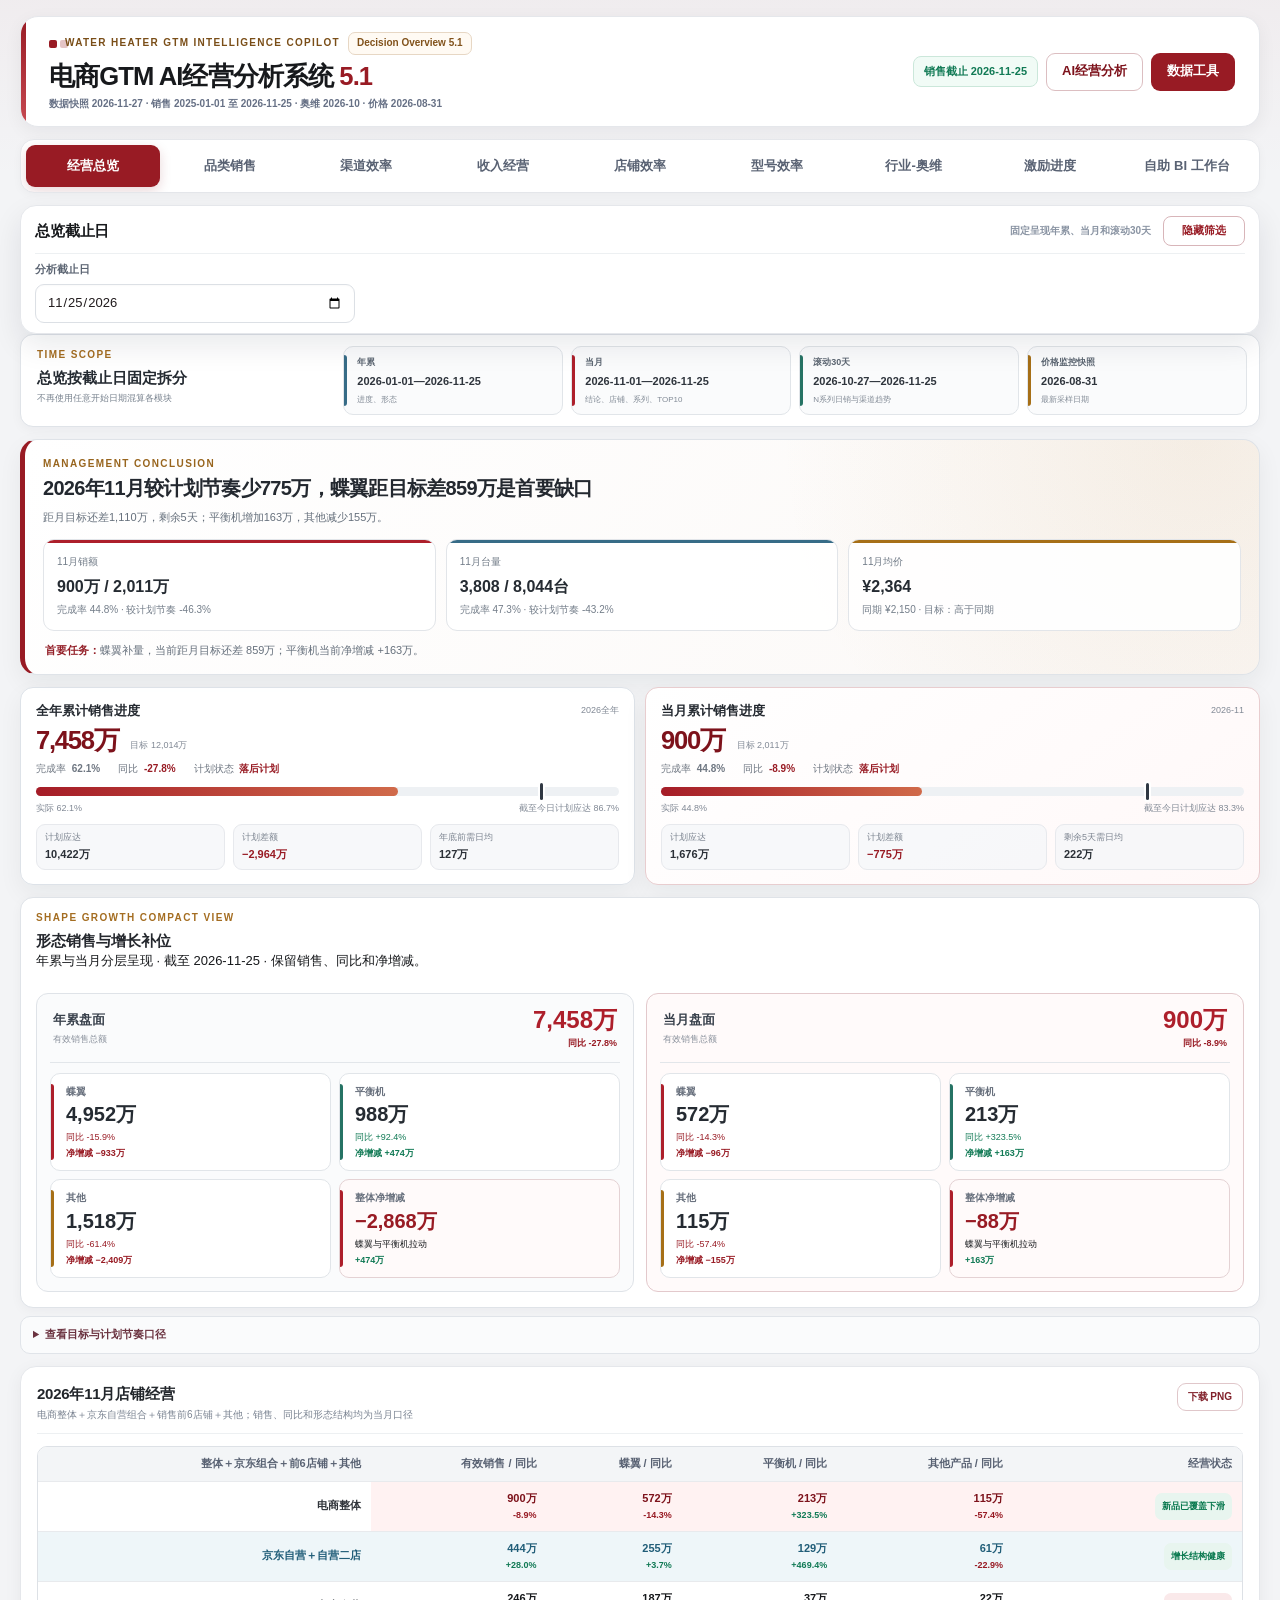
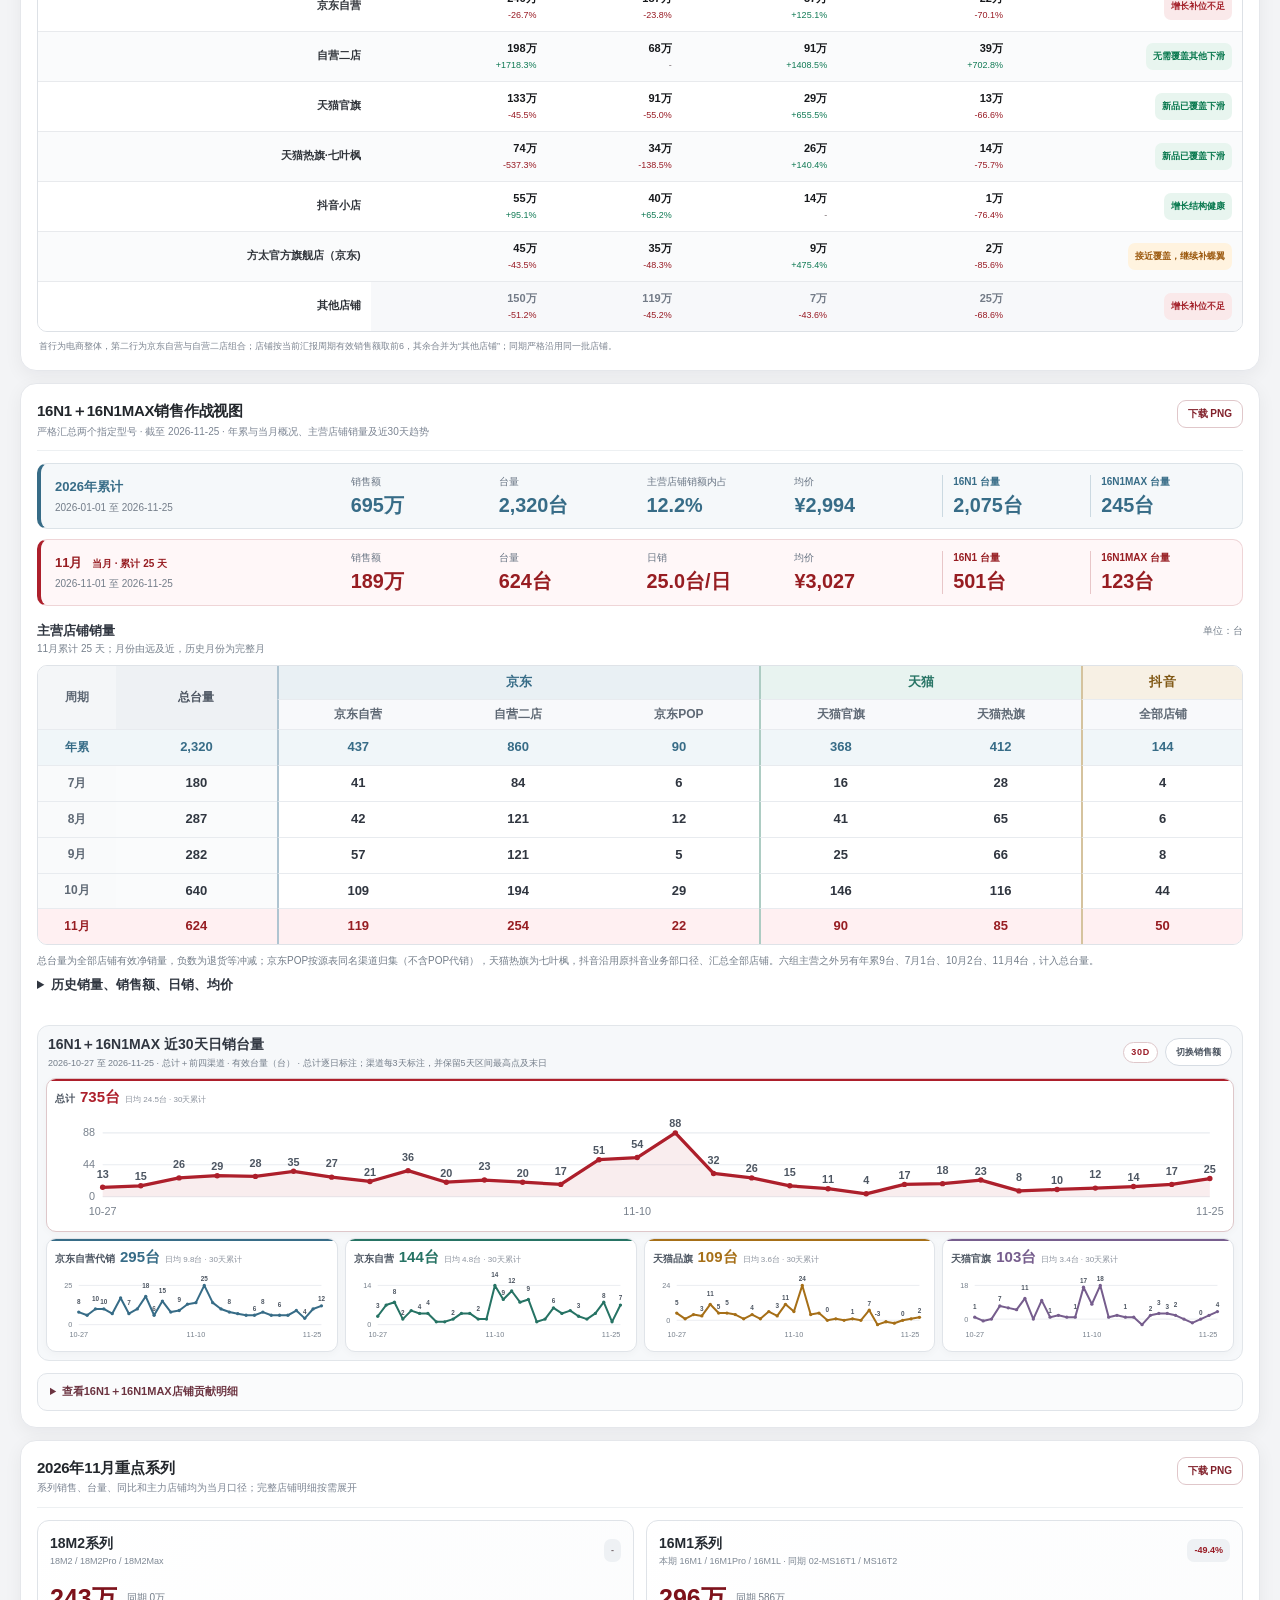
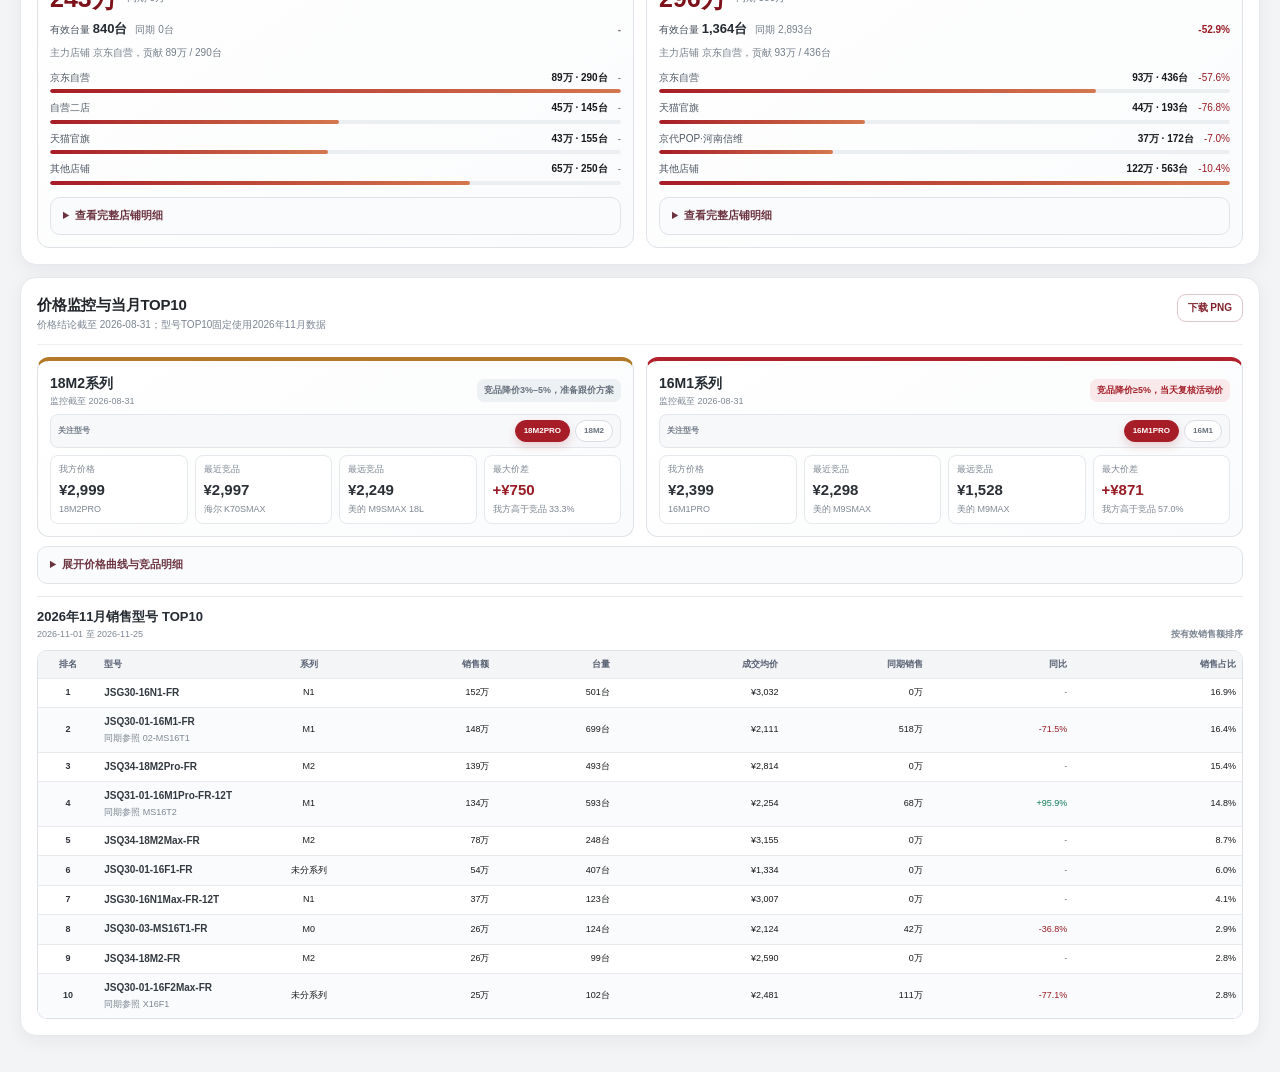
<file: index.html>
<!doctype html>
<html lang="zh-CN">
  <head>
    <meta charset="UTF-8" />
    <meta name="viewport" content="width=device-width, initial-scale=1.0" />
    <meta name="theme-color" content="#971d22" />
    <title>电商GTM AI经营分析系统 5.1</title>
    <link rel="icon" href="data:image/svg+xml,%3Csvg xmlns='http://www.w3.org/2000/svg' viewBox='0 0 64 64'%3E%3Crect width='64' height='64' rx='16' fill='%238b1720'/%3E%3Ctext x='32' y='42' text-anchor='middle' font-size='31' font-family='Arial' font-weight='700' fill='white'%3E5.1%3C/text%3E%3C/svg%3E" />
    <link rel="stylesheet" href="styles.css?v=20261127-141121" />
  </head>
  <body class="v42 v49 v50 v51">
    <div class="page-shell">
      <header class="app-header glass">
        <div class="brand-block">
          <div class="brand-overline">
            <span class="brand-mark" aria-hidden="true"></span>
            <p class="eyebrow">Water Heater GTM Intelligence Copilot</p>
            <span class="version-badge">Decision Overview 5.1</span>
          </div>
          <h1>电商GTM AI经营分析系统 <span>5.1</span></h1>
          <p class="source-line" id="sourceLine">正在加载经营数据…</p>
        </div>
        <div class="header-actions">
          <span class="snapshot-badge">AI深度分析版</span>
          <span class="freshness-pill" id="freshnessPill">数据更新中</span>
          <button class="ai-action" id="openAiPanel" type="button">AI经营分析</button>
          <button class="primary-action" id="openDataTools" type="button">数据工具</button>
        </div>
      </header>

      <main class="dashboard-main">
        <nav class="tabs" aria-label="一级模块" id="tabs"></nav>

        <section class="filter-panel glass" id="globalFilterPanel" aria-label="全局筛选">
          <div class="filter-panel-heading">
            <div>
              <p class="eyebrow">Control Center</p>
              <h2>全局筛选</h2>
            </div>
            <div class="filter-panel-actions">
              <span>所有模块同步更新</span>
              <button class="filter-toggle-action" id="toggleFilters" type="button" aria-expanded="true" aria-controls="filterPanelBody">隐藏筛选</button>
            </div>
          </div>
          <div class="filter-panel-body" id="filterPanelBody">
            <div class="filter-row unified-filters">
              <label class="field date-field">
                <span>开始日期</span>
                <input id="startDate" type="date" />
              </label>
              <label class="field date-field">
                <span>结束日期</span>
                <input id="endDate" type="date" />
              </label>
              <div class="multi-filter" id="channelFilter"></div>
              <div class="multi-filter" id="businessFilter"></div>
              <div class="multi-filter" id="shapeFilter"></div>
              <div class="multi-filter" id="seriesFilter"></div>
              <div class="multi-filter" id="coreFilter"></div>
              <div class="multi-filter" id="positionFilter"></div>
              <button class="reset-action" id="resetFilters" type="button">重置筛选</button>
            </div>
            <div class="quick-date-row" aria-label="快捷日期">
              <span>快捷日期</span>
              <button type="button" data-date-preset="month">本月</button>
              <button type="button" data-date-preset="yearToDate">本年年累</button>
              <button type="button" data-date-preset="last7">近7天</button>
              <button type="button" data-date-preset="last30">近30天</button>
              <button type="button" data-date-preset="previousMonth">上月</button>
            </div>
            <div class="filter-summary" id="filterSummary" aria-live="polite"></div>
          </div>
        </section>

        <div id="ai-panel" class="ai-panel glass" hidden aria-live="polite"></div>

        <section id="dashboardContent" aria-live="polite">
          <div class="empty-state"><div class="empty-state-inner"><h2>正在加载销售快照…</h2><p>总览就绪后，市场明细在需要时读取。</p></div></div>
        </section>
        <section id="incomeMount" class="income-dashboard" aria-label="收入经营" hidden></section>
        <section id="selfBiMount" aria-label="自助 BI 工作台" hidden>
          <iframe id="selfBiFrame" title="自助 BI 工作台" loading="lazy"></iframe>
        </section>
        <section id="incentiveMount" aria-label="N1系列激励进度" hidden>
          <iframe id="incentiveFrame" title="N1系列激励进度" loading="lazy"></iframe>
        </section>

      </main>
    </div>

    <aside class="data-drawer" id="dataDrawer" aria-hidden="true" aria-labelledby="drawerTitle">
      <div class="drawer-backdrop" data-close-drawer></div>
      <section class="drawer-panel" role="dialog" aria-modal="true">
        <div class="drawer-header">
          <div>
            <p class="eyebrow">Data Workspace</p>
            <h2 id="drawerTitle">数据工具</h2>
          </div>
          <button class="close-button" type="button" data-close-drawer aria-label="关闭数据工具">关闭</button>
        </div>
        <div class="upload-grid">
          <label class="upload-card">
            <span>销售数据</span>
            <small>支持多份 .xlsx</small>
            <input type="file" accept=".xlsx,.xls" multiple data-upload="销售数据" />
          </label>
          <label class="upload-card">
            <span>产品索引表</span>
            <small>系列 / 核心品 / 分类</small>
            <input type="file" accept=".xlsx,.xls" data-upload="产品索引表" />
          </label>
          <label class="upload-card">
            <span>行业数据</span>
            <small>奥维月度监测</small>
            <input type="file" accept=".xlsx,.xls" data-upload="行业数据" />
          </label>
        </div>
        <div class="upload-status" id="uploadStatus">当前页面使用构建时的数据快照；选择新文件后会展示待刷新清单。</div>
        <div class="drawer-section">
          <div class="section-heading">
            <div>
              <p class="eyebrow">Quality Check</p>
              <h3>数据体检</h3>
            </div>
          </div>
          <div class="diagnostic-grid" id="diagnosticGrid"></div>
          <div class="diagnostic-notes" id="diagnosticNotes"></div>
        </div>
      </section>
    </aside>

    <div class="toast" id="toast" role="status" aria-live="polite"></div>

    <script src="water-heater-data-loader.js?v=20261127-141121"></script>
    <script type="module" src="app.js?v=20261127-141121"></script>
  </body>
</html>
</file>
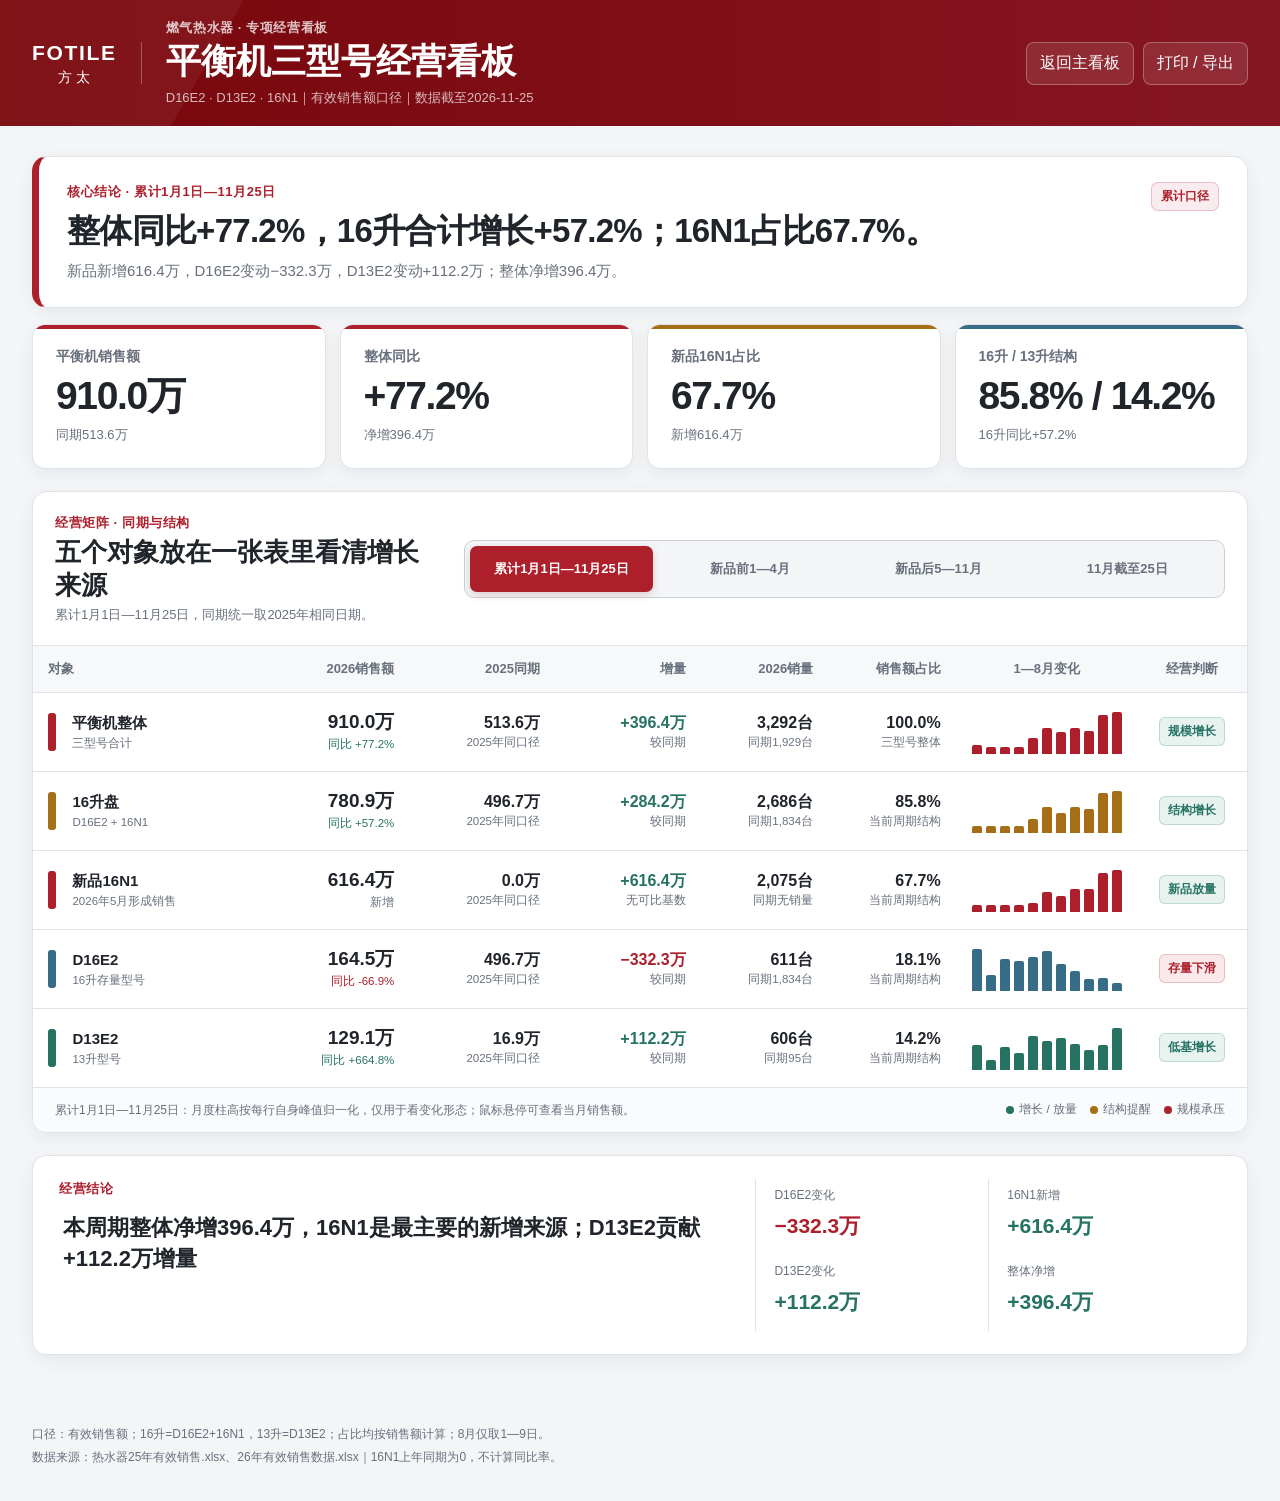
<file: balance-machine-dashboard/index.html>
<!doctype html>
<html lang="zh-CN">
  <head>
    <meta charset="UTF-8" />
    <meta name="viewport" content="width=device-width, initial-scale=1" />
    <meta name="color-scheme" content="light" />
    <meta
      name="description"
      content="D16E2、D13E2、16N1平衡机专项经营看板"
    />
    <title>平衡机经营看板｜D16E2 · D13E2 · 16N1</title>
    <link rel="stylesheet" href="styles.css?v=20260810i" />
  </head>
  <body>
    <header class="masthead">
      <div class="masthead__inner">
        <a class="brand-lockup" href="../" aria-label="返回AI经营看板">
          <span class="brand-lockup__en">FOTILE</span>
          <span class="brand-lockup__cn">方太</span>
        </a>
        <div class="masthead__copy">
          <p class="eyebrow">燃气热水器 · 专项经营看板</p>
          <h1>平衡机三型号经营看板</h1>
          <p>D16E2 · D13E2 · 16N1｜有效销售额口径｜数据截至<span data-as-of>2026-08-09</span></p>
        </div>
        <div class="masthead__actions">
          <a href="../" class="header-link">返回主看板</a>
          <button type="button" class="header-button" data-print>打印 / 导出</button>
        </div>
      </div>
    </header>

    <main class="page-shell">
      <section class="management-brief" aria-labelledby="brief-title">
        <div>
          <p class="section-kicker">核心结论 · <span data-brief-period>累计1月1日—8月9日</span></p>
          <h2 id="brief-title" data-brief-title>
            整体同比增长20.2%，但16升合计基本持平；16N1已经成为第一大单品。
          </h2>
          <p data-brief-detail>
            新品新增186.5万元，几乎抵消D16E2减少187.7万元；净增量主要来自D13E2，但低基数需谨慎解读。
          </p>
        </div>
        <span class="brief-badge" data-period-badge>累计口径</span>
      </section>

      <section class="kpi-grid" aria-label="核心指标">
        <article class="kpi-card kpi-card--brand">
          <p>平衡机销售额</p>
          <strong data-kpi-sales>404.4万</strong>
          <span data-kpi-sales-note>同期336.5万</span>
        </article>
        <article class="kpi-card kpi-card--brand">
          <p>整体同比</p>
          <strong data-kpi-yoy>+20.2%</strong>
          <span data-kpi-yoy-note>净增67.9万</span>
        </article>
        <article class="kpi-card kpi-card--gold">
          <p>新品16N1占比</p>
          <strong data-kpi-new-share>46.1%</strong>
          <span data-kpi-new-note>新增186.5万</span>
        </article>
        <article class="kpi-card kpi-card--blue">
          <p>16升 / 13升结构</p>
          <strong data-kpi-capacity>80.8% / 19.2%</strong>
          <span data-kpi-capacity-note>16升同比−0.4%</span>
        </article>
      </section>

      <section class="matrix-card" aria-labelledby="matrix-title">
        <div class="matrix-card__head">
          <div>
            <p class="section-kicker">经营矩阵 · 同期与结构</p>
            <h2 id="matrix-title">五个对象放在一张表里看清增长来源</h2>
            <p data-period-description>
              累计1月1日—8月9日，同期统一取2025年相同日期。
            </p>
          </div>
          <div class="period-tabs" role="tablist" aria-label="分析时间范围">
            <button
              type="button"
              role="tab"
              aria-selected="true"
              class="is-active"
              data-period="ytd"
            >
              累计1月1日—8月9日
            </button>
            <button type="button" role="tab" aria-selected="false" data-period="pre">
              新品前1—4月
            </button>
            <button type="button" role="tab" aria-selected="false" data-period="post">
              新品后5—7月
            </button>
            <button type="button" role="tab" aria-selected="false" data-period="aug">
              8月截至9日
            </button>
          </div>
        </div>

        <div class="table-shell" role="region" aria-label="平衡机经营矩阵" tabindex="0">
          <table class="business-matrix">
            <thead>
              <tr>
                <th scope="col">对象</th>
                <th scope="col">2026销售额</th>
                <th scope="col">2025同期</th>
                <th scope="col">增量</th>
                <th scope="col">2026销量</th>
                <th scope="col">销售额占比</th>
                <th scope="col" data-trend-title>1—8月变化</th>
                <th scope="col">经营判断</th>
              </tr>
            </thead>
            <tbody data-matrix-body></tbody>
          </table>
        </div>

        <div class="matrix-card__foot">
          <p data-matrix-foot>
            <strong>累计口径：</strong>月度柱高按每行自身峰值归一化，仅用于看变化形态；鼠标悬停可查看当月销售额。
          </p>
          <div class="legend" aria-label="经营判断颜色说明">
            <span><i class="legend__teal"></i>增长 / 放量</span>
            <span><i class="legend__gold"></i>结构提醒</span>
            <span><i class="legend__red"></i>规模承压</span>
          </div>
        </div>
      </section>

      <section class="evidence-strip" aria-labelledby="evidence-title">
        <div>
          <p class="section-kicker" id="evidence-title">经营结论</p>
          <ol class="evidence-strip__list is-single" data-evidence-list>
            <li data-evidence-title>增长不是来自16升盘扩张，而是产品替代叠加13升增量</li>
            <li data-evidence-detail hidden></li>
          </ol>
        </div>
        <dl aria-label="结构变化证据">
          <div>
            <dt>D16E2变化</dt>
            <dd data-evidence-d16>−187.7万</dd>
          </div>
          <div>
            <dt>16N1新增</dt>
            <dd class="is-positive" data-evidence-new>+186.5万</dd>
          </div>
          <div>
            <dt>D13E2变化</dt>
            <dd class="is-positive" data-evidence-d13>+69.1万</dd>
          </div>
          <div>
            <dt data-evidence-total-label>整体净增</dt>
            <dd class="is-positive" data-evidence-overall>+67.9万</dd>
          </div>
        </dl>
      </section>
    </main>

    <footer class="page-footer">
      <p>
        口径：有效销售额；16升=D16E2+16N1，13升=D13E2；占比均按销售额计算；8月仅取1—9日。
      </p>
      <p>
        数据来源：热水器25年有效销售.xlsx、26年有效销售数据.xlsx｜16N1上年同期为0，不计算同比率。
      </p>
    </footer>

    <script src="../water-heater-data-loader.js?v=20260810i"></script>
    <script src="data.js?v=20260810i"></script>
    <script src="app.js?v=20260810i"></script>
  </body>
</html>
</file>
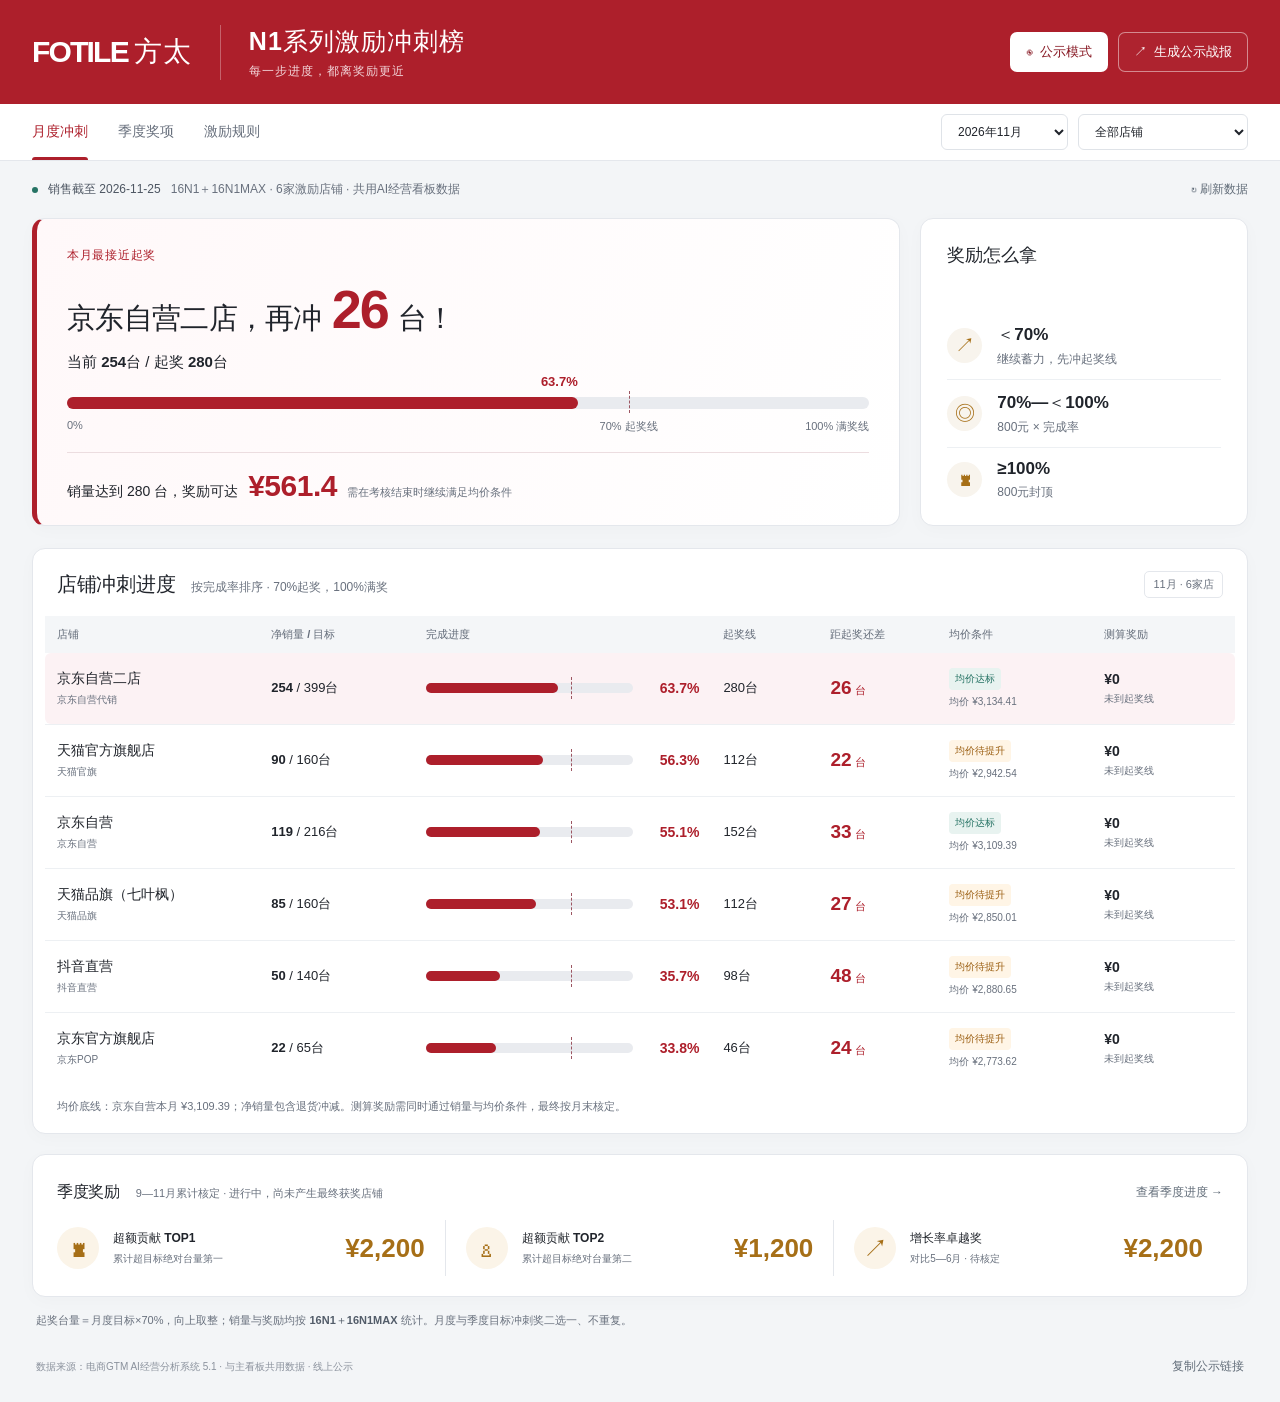
<file: n1-incentive/index.html>
<!doctype html>
<html lang="zh-CN">
<head>
  <meta charset="UTF-8">
  <meta name="viewport" content="width=device-width,initial-scale=1">
  <meta name="theme-color" content="#ad1f2b">
  <title>N1系列激励冲刺榜 · 方太</title>
  <link rel="icon" href="data:,">
  <meta name="dashboard-data-script" content="../water-heater-data-loader.js">
  <link rel="stylesheet" href="styles.css?v=20261127-141121">
  <script type="module" src="bootstrap.mjs?v=20261127-141121"></script>
</head>
<body>
  <header class="masthead">
    <div class="brand" aria-label="方太 FOTILE">FOTILE<span>方太</span></div>
    <div class="mast-title"><h1>N1系列激励冲刺榜</h1><span>每一步进度，都离奖励更近</span></div>
    <div class="head-actions">
      <button id="publicToggle" class="button white"><span aria-hidden="true">◉</span> 公示模式</button>
      <button id="exportPoster" class="button glass"><span aria-hidden="true">↗</span> 生成公示战报</button>
    </div>
  </header>
  <div class="toolbar">
    <nav aria-label="看板栏目" class="tabs">
      <button class="tab active" data-tab="monthly" aria-selected="true">月度冲刺</button>
      <button class="tab" data-tab="quarter" aria-selected="false">季度奖项</button>
      <button class="tab" data-tab="rules" aria-selected="false">激励规则</button>
    </nav>
    <div class="filters">
      <label><span class="sr-only">考核月份</span><select id="monthFilter"><option value="9">2026年9月</option><option value="10" selected>2026年10月</option><option value="11">2026年11月</option></select></label>
      <label><span class="sr-only">选择店铺</span><select id="storeFilter"><option value="all">全部店铺</option></select></label>
    </div>
  </div>
  <main>
    <div class="source-bar"><div><i class="status-dot"></i><strong id="cutoff">正在读取 AI 经营看板数据…</strong><span id="scope"></span></div><button id="refresh" class="text-button">↻ 刷新数据</button></div>
    <div id="error" role="alert" hidden></div>
    <div id="content" aria-live="polite"><div class="loading">正在读取店铺进度…</div></div>
    <footer><p id="sourceFooter">数据来源：AI经营看板5.1，共用销售数据。</p><button id="copyLink" class="text-button">复制公示链接</button></footer>
  </main>
  <div id="toast" role="status" hidden></div>
  <dialog id="posterDialog">
    <div class="dialog-heading"><div><span class="eyebrow">店铺进度公示</span><h2>战报已生成</h2></div><button id="closePoster" class="icon-button" aria-label="关闭战报">×</button></div>
    <p class="dialog-intro">保存图片后，可直接发到店铺群。战报保留销量截止日与奖励条件。</p>
    <img id="posterPreview" alt="当前所选范围的店铺激励进度战报">
    <div class="dialog-actions"><button id="downloadPoster" class="button red">下载高清 PNG</button><button id="copyPosterText" class="button light">复制公示文案</button></div>
  </dialog>
</body>
</html>
</file>
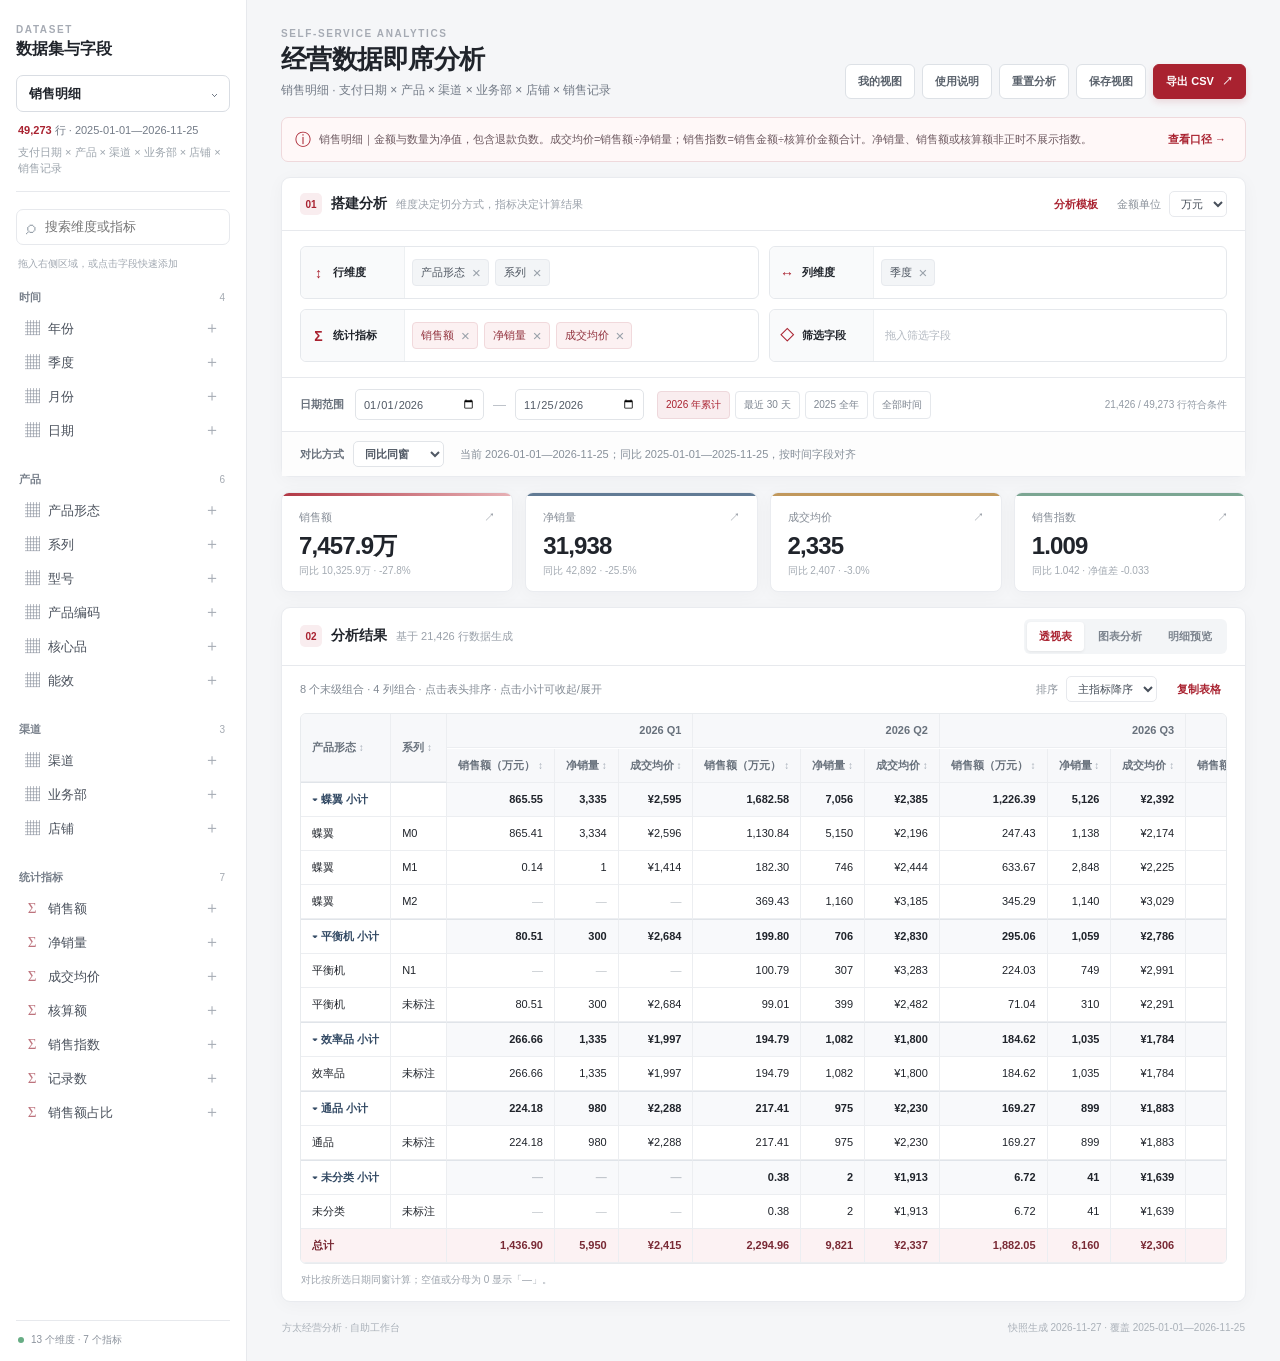
<file: self-bi/index.html>
<!doctype html>
<html lang="zh-CN">
<head>
  <meta charset="utf-8">
  <meta name="viewport" content="width=device-width, initial-scale=1">
  <meta name="theme-color" content="#a92230">
  <meta name="dashboard-data-script" content="../water-heater-data-loader.js">
  <link rel="icon" href="data:image/svg+xml,%3Csvg xmlns='http://www.w3.org/2000/svg' viewBox='0 0 64 64'%3E%3Crect width='64' height='64' rx='13' fill='%23a92230'/%3E%3Ctext x='32' y='46' text-anchor='middle' fill='white' font-family='Georgia' font-size='47'%3EF%3C/text%3E%3C/svg%3E">
  <title>方太 · 自助 BI 工作台</title>
  <link rel="stylesheet" href="./styles.css?v=20261127-141121">
</head>
<body class="embedded">
  <div class="app-shell">
    <aside class="rail" aria-label="工作台导航">
      <div class="brand-mark">F</div>
      <button class="rail-item active" title="即席分析" aria-label="即席分析">▦</button>
      <button class="rail-item" id="railViews" title="我的视图" aria-label="我的视图">▤</button>
      <button class="rail-item" id="railHelp" title="使用说明" aria-label="使用说明">ⓘ</button>
      <div class="rail-spacer"></div>
      <span class="rail-caption">LOCAL</span>
    </aside>
    <div class="main-shell">
      <header class="topbar">
        <div class="top-title"><span class="top-prefix">FOTILE / DATA STUDIO</span><h1>自助 BI 工作台</h1><span class="top-divider"></span><span class="top-subtitle">即席分析</span></div>
        <div class="top-actions"><span class="local-pill"><i></i> 本机独立运行</span><button class="ghost-btn" id="sourceBtn">数据与口径</button><button class="ghost-btn" id="helpBtn">使用说明</button></div>
      </header>
      <div class="workspace">
        <aside class="field-panel" id="fieldPanel">
          <div class="panel-heading"><div><div class="eyebrow">DATASET</div><h2>数据集与字段</h2></div><button class="icon-btn mobile-close" id="closeFields" aria-label="关闭字段栏">×</button></div>
          <label class="select-wrap"><span class="sr-only">选择数据集</span><select id="datasetSelect"></select></label>
          <div class="dataset-meta" id="datasetMeta"></div>
          <div class="search-wrap"><span>⌕</span><input id="fieldSearch" placeholder="搜索维度或指标" aria-label="搜索字段"></div>
          <div class="field-tip">拖入右侧区域，或点击字段快速添加</div>
          <div class="field-list" id="fieldList"></div>
          <div class="field-footer"><span class="dot"></span><span id="fieldFooter">字段已就绪</span></div>
        </aside>
        <main class="canvas">
          <div class="page-heading">
            <div><div class="eyebrow">SELF-SERVICE ANALYTICS</div><h2 id="viewTitle">经营数据即席分析</h2><p id="viewSubtitle">拖拽字段，自由组合行、列与指标</p></div>
            <div class="heading-actions"><button class="button button-light" id="mobileFields">字段面板</button><button class="button button-light" id="openViewsBtn">我的视图</button><button class="button button-light" id="inlineHelpBtn">使用说明</button><button class="button button-light" id="resetBtn">重置分析</button><button class="button button-light" id="saveBtn">保存视图</button><button class="button button-primary" id="exportBtn">导出 CSV <span>↗</span></button></div>
          </div>
          <section class="source-strip" aria-label="数据说明"><span class="source-icon">ⓘ</span><span id="sourceStrip"></span><button id="sourceStripBtn">查看口径 →</button></section>
          <section class="builder card" aria-label="分析配置">
            <div class="section-bar"><div><span class="step">01</span><h3>搭建分析</h3><span class="section-desc">维度决定切分方式，指标决定计算结果</span></div><div class="builder-tools"><button class="text-btn" id="templateBtn">分析模板</button><label>金额单位 <select id="unitSelect"><option value="wan">万元</option><option value="yuan">元</option></select></label></div></div>
            <div class="builder-grid">
              <div class="drop-box"><div class="drop-label"><span class="zone-icon">↕</span><strong>行维度</strong><small>向下展开</small></div><div class="dropzone" data-zone="rows" id="rowsZone"></div></div>
              <div class="drop-box"><div class="drop-label"><span class="zone-icon">↔</span><strong>列维度</strong><small>横向对比</small></div><div class="dropzone" data-zone="cols" id="colsZone"></div></div>
              <div class="drop-box"><div class="drop-label"><span class="zone-icon">Σ</span><strong>统计指标</strong><small>可放入多个</small></div><div class="dropzone" data-zone="measures" id="measuresZone"></div></div>
              <div class="drop-box"><div class="drop-label"><span class="zone-icon">◇</span><strong>筛选字段</strong><small>精确筛选</small></div><div class="dropzone" data-zone="filters" id="filtersZone"></div></div>
            </div>
            <div class="filter-bar"><span class="filter-label">日期范围</span><input type="date" id="dateStart" aria-label="开始日期"><span class="date-dash">—</span><input type="date" id="dateEnd" aria-label="结束日期"><div class="quick-ranges" id="quickRanges"></div><span class="filter-count" id="filterCount"></span></div>
            <div class="compare-bar"><label>对比方式 <select id="compareSelect"><option value="none">不对比</option><option value="yoy">同比同窗</option><option value="pop">上期同长度</option></select></label><span id="compareStatus"></span></div>
          </section>
          <section class="metric-grid" id="metricCards" aria-label="汇总指标"></section>
          <section class="result card" aria-label="分析结果">
            <div class="section-bar result-bar"><div><span class="step">02</span><h3>分析结果</h3><span class="section-desc" id="resultSummary"></span></div><div class="result-actions"><button class="tab active" data-tab="pivot">透视表</button><button class="tab" data-tab="chart">图表分析</button><button class="tab" data-tab="detail">明细预览</button></div></div>
            <div id="pivotView" class="view-panel"><div class="table-toolbar"><span id="tableSummary"></span><div><label>排序 <select id="sortSelect"><option value="desc">主指标降序</option><option value="asc">主指标升序</option><option value="label">维度名称</option><option value="custom">按所点表头</option></select></label><button class="text-btn" id="copyBtn">复制表格</button></div></div><div class="table-scroll" id="pivotTable"></div><div class="table-foot" id="tableFoot"></div></div>
            <div id="chartView" class="view-panel hidden"><div class="chart-config"><div class="chart-drop"><span>X 横轴</span><div class="dropzone compact" data-zone="chartX" id="chartXZone"></div></div><div class="chart-drop"><span>Y 指标</span><div class="dropzone compact" data-zone="chartY" id="chartYZone"></div></div><div class="chart-drop"><span>图例分组</span><div class="dropzone compact" data-zone="chartSeries" id="chartSeriesZone"></div></div><label class="chart-type">图形 <select id="chartType"><option value="bar">柱状图</option><option value="line">折线图</option><option value="horizontal">条形图</option></select></label></div><div id="chartNotice" class="chart-notice"></div><div class="chart-wrap"><svg id="chartSvg" role="img" aria-label="分析图表"></svg></div><div class="chart-legend" id="chartLegend"></div></div>
            <div id="detailView" class="view-panel hidden"><div class="table-toolbar"><span id="detailSummary"></span><div><button class="text-btn hidden" id="clearDrillBtn">返回全部明细</button><button class="text-btn" id="detailExportBtn">导出当前明细 CSV</button></div></div><div class="table-scroll" id="detailTable"></div><div class="table-foot">仅预览前 100 行；导出将包含当前明细范围内的全部记录。</div></div>
          </section>
          <footer class="footer"><span>方太经营分析 · 自助工作台</span><span id="footerSource"></span></footer>
        </main>
        <aside class="views-panel" id="viewsPanel" aria-label="我的视图"><div class="views-header"><div><div class="eyebrow">MY VIEWS</div><h2>我的视图</h2></div><button class="icon-btn" id="closeViews">×</button></div><p>保存的分析配置仅保存在这台电脑的浏览器中。</p><div id="savedViews"></div></aside>
      </div>
    </div>
  </div>
  <div class="overlay hidden" id="overlay"></div>
  <div class="modal hidden" id="modal" role="dialog" aria-modal="true" aria-labelledby="modalTitle"><div class="modal-head"><h2 id="modalTitle"></h2><button class="icon-btn" id="modalClose" aria-label="关闭">×</button></div><div class="modal-body" id="modalBody"></div><div class="modal-actions" id="modalActions"></div></div>
  <div class="toast hidden" id="toast" role="status"></div>
  <script type="module" src="./bootstrap.mjs?v=20261127-141121"></script>
</body>
</html>
</file>
<file: styles.css>
:root {
  color-scheme: light;
  --brand: #971d22;
  --brand-strong: #b11226;
  --accent: #ce2830;
  --gold: #b88338;
  --positive: #21805a;
  --ink: #181416;
  --muted: #766a6e;
  --line: rgba(110, 78, 85, 0.14);
  --line-strong: rgba(151, 29, 34, 0.22);
  --glass: rgba(255, 255, 255, 0.76);
  --shadow: 0 12px 30px rgba(69, 28, 36, 0.08);
  --inner-light: inset 0 1px 0 rgba(255, 255, 255, 0.78);
}

* {
  box-sizing: border-box;
}

html {
  min-width: 320px;
  background: #f8f4f3;
}

body {
  margin: 0;
  min-height: 100vh;
  overflow-x: hidden;
  color: var(--ink);
  font-family: "Microsoft YaHei", "PingFang SC", Arial, sans-serif;
  font-size: 13px;
  line-height: 1.45;
  background:
    radial-gradient(circle at 6% 4%, rgba(177, 18, 38, 0.15), transparent 27%),
    radial-gradient(circle at 92% 2%, rgba(184, 131, 56, 0.13), transparent 24%),
    radial-gradient(circle, rgba(151, 29, 34, 0.08) 0 1px, transparent 1.2px) 0 0 / 22px 22px,
    linear-gradient(145deg, #fbf7f7 0%, #f5f1f1 48%, #f8f5f2 100%);
}

button,
input,
select {
  font: inherit;
}

button {
  color: inherit;
}

button,
summary,
label,
input[type="checkbox"] {
  cursor: pointer;
}

button:focus-visible,
input:focus-visible,
summary:focus-visible {
  outline: 3px solid rgba(184, 131, 56, 0.38);
  outline-offset: 2px;
}

.page-shell {
  width: min(100%, 1440px);
  margin: 0 auto;
  padding: 12px 14px 28px;
}

.glass,
.panel,
.metric-card {
  border: 1px solid var(--line);
  background: var(--glass);
  box-shadow: var(--inner-light), var(--shadow);
  backdrop-filter: blur(18px);
  -webkit-backdrop-filter: blur(18px);
}

.app-header {
  min-height: 110px;
  padding: 18px 20px;
  display: flex;
  align-items: center;
  justify-content: space-between;
  gap: 20px;
  border-radius: 24px;
}

.brand-block {
  min-width: 0;
}

.eyebrow {
  margin: 0 0 5px;
  color: var(--gold);
  font-size: 10px;
  font-weight: 800;
  letter-spacing: 0.14em;
  text-transform: uppercase;
}

h1,
h2,
h3,
p {
  margin-top: 0;
}

h1 {
  margin-bottom: 6px;
  font-size: clamp(22px, 2.2vw, 30px);
  line-height: 1.2;
  font-weight: 850;
  letter-spacing: -0.04em;
}

.source-line {
  margin: 0;
  max-width: 980px;
  color: #54494d;
  font-size: 11px;
  font-weight: 650;
  overflow-wrap: anywhere;
}

.header-actions {
  flex: 0 0 auto;
  display: flex;
  align-items: center;
  gap: 10px;
}

.freshness-pill {
  padding: 7px 10px;
  color: var(--brand);
  font-size: 11px;
  font-weight: 750;
  border: 1px solid rgba(151, 29, 34, 0.16);
  border-radius: 999px;
  background: rgba(255, 250, 250, 0.72);
}

.primary-action,
.ai-action,
.reset-action,
.ghost-action,
.close-button,
.download-button {
  border: 1px solid transparent;
  border-radius: 999px;
  transition: transform 160ms ease, box-shadow 160ms ease, background 160ms ease;
}

.primary-action {
  min-height: 40px;
  padding: 0 17px;
  color: white;
  font-weight: 800;
  background: linear-gradient(135deg, var(--brand), #df4052);
  box-shadow: var(--inner-light), 0 12px 28px rgba(151, 29, 34, 0.2);
}

.primary-action:hover,
.ai-action:hover,
.reset-action:hover,
.download-button:hover {
  transform: translateY(-1px);
}

.ai-action {
  min-height: 40px;
  padding: 0 17px;
  border: 1px solid rgba(184, 131, 56, 0.38);
  border-radius: 999px;
  color: #fff;
  font-weight: 850;
  background: linear-gradient(135deg, #7c1620, #b88338);
  box-shadow: var(--inner-light), 0 12px 28px rgba(126, 44, 39, 0.18);
  transition: transform 160ms ease, box-shadow 160ms ease, opacity 160ms ease;
}

.ai-action:disabled {
  cursor: wait;
  opacity: 0.65;
  transform: none;
}

.tabs {
  display: grid;
  grid-template-columns: repeat(5, minmax(0, 1fr));
  gap: 10px;
  padding: 14px 0 10px;
}

.tab-button {
  min-height: 48px;
  padding: 10px 14px;
  border: 1px solid var(--line);
  border-radius: 18px;
  color: #51464a;
  font-weight: 800;
  background: rgba(255, 255, 255, 0.72);
  box-shadow: var(--inner-light), 0 10px 26px rgba(22, 22, 22, 0.06);
  transition: transform 160ms ease, box-shadow 160ms ease, background 160ms ease;
}

.tab-button:hover {
  transform: translateY(-1px);
}

.tab-button.active {
  color: #fff;
  border-color: var(--brand);
  background: linear-gradient(135deg, rgba(177, 18, 38, 0.96), #df4052);
  box-shadow: 0 14px 30px rgba(177, 18, 38, 0.22);
}

.filter-panel {
  position: relative;
  z-index: 6;
  padding: 18px 16px 13px;
  border-radius: 22px;
}

.filter-row {
  display: grid;
  grid-template-columns: repeat(auto-fit, minmax(145px, 1fr));
  gap: 10px;
  align-items: end;
}

.unified-filters {
  grid-template-columns: repeat(auto-fit, minmax(150px, 1fr));
}

.filter-row[hidden],
.multi-filter[hidden] {
  display: none;
}

.field,
.multi-filter {
  position: relative;
  min-width: 0;
}

.field > span,
.filter-label {
  display: block;
  margin: 0 0 6px;
  color: #695c60;
  font-size: 11px;
  font-weight: 700;
}

.field input,
.filter-trigger {
  width: 100%;
  height: 36px;
  padding: 6px 11px;
  border: 1px solid rgba(110, 78, 85, 0.13);
  border-radius: 999px;
  color: #211b1d;
  background: rgba(255, 255, 255, 0.92);
  box-shadow: var(--inner-light);
}

.field input:disabled {
  cursor: not-allowed;
  color: #9c8e92;
  background: rgba(242, 236, 236, 0.76);
}

.filter-trigger {
  display: flex;
  align-items: center;
  justify-content: space-between;
  gap: 8px;
  text-align: left;
}

.filter-menu {
  position: absolute;
  z-index: 20;
  top: calc(100% + 7px);
  left: 0;
  width: min(320px, calc(100vw - 34px));
  padding: 10px;
  border: 1px solid var(--line-strong);
  border-radius: 16px;
  background: rgba(255, 255, 255, 0.97);
  box-shadow: 0 18px 46px rgba(69, 28, 36, 0.18);
}

.filter-menu[hidden] {
  display: none;
}

.filter-search {
  width: 100%;
  height: 34px;
  padding: 6px 10px;
  border: 1px solid var(--line);
  border-radius: 10px;
}

.filter-menu-actions {
  display: flex;
  justify-content: space-between;
  gap: 8px;
  padding: 8px 0;
}

.filter-menu-actions button {
  padding: 4px 8px;
  border: 0;
  border-radius: 8px;
  color: var(--brand);
  font-size: 11px;
  font-weight: 800;
  background: #f3e8e9;
}

.filter-options {
  max-height: 220px;
  overflow: auto;
  overscroll-behavior: contain;
}

.filter-option {
  display: flex;
  align-items: center;
  gap: 8px;
  padding: 7px 6px;
  border-radius: 8px;
}

.filter-option:hover {
  background: #fbf2f3;
}

.filter-option input {
  accent-color: var(--brand);
}

.reset-action {
  height: 36px;
  padding: 0 14px;
  white-space: nowrap;
}

.reset-action {
  border-color: rgba(151, 29, 34, 0.2);
  color: var(--brand);
  font-weight: 800;
  background: rgba(255, 255, 255, 0.88);
}

.filter-summary {
  min-height: 19px;
  margin-top: 9px;
  color: #7d6e73;
  font-size: 11px;
}

.quick-date-row {
  margin-top: 10px;
  display: flex;
  align-items: center;
  flex-wrap: wrap;
  gap: 8px;
}

.quick-date-row span {
  color: #7d6e73;
  font-size: 11px;
  font-weight: 800;
}

.quick-date-row button {
  height: 28px;
  padding: 0 12px;
  border: 1px solid rgba(151, 29, 34, 0.16);
  border-radius: 999px;
  color: var(--brand);
  font-size: 11px;
  font-weight: 850;
  background: rgba(255, 255, 255, 0.86);
}

.quick-date-row button:hover {
  background: #fff2f3;
}

.ai-panel {
  margin-top: 12px;
  padding: 18px;
  border-radius: 24px;
  background:
    radial-gradient(circle at 94% 8%, rgba(184, 131, 56, 0.16), transparent 32%),
    radial-gradient(circle at 8% 10%, rgba(177, 18, 38, 0.12), transparent 34%),
    rgba(255, 255, 255, 0.82);
}

.ai-panel[hidden] {
  display: none;
}

.ai-panel-header,
.ai-section-title {
  display: flex;
  align-items: flex-start;
  justify-content: space-between;
  gap: 14px;
}

.ai-panel-header h2,
.ai-section-title h3 {
  margin: 0;
  font-weight: 900;
  letter-spacing: -0.02em;
}

.ai-panel-header h2 {
  font-size: 20px;
}

.ai-panel-header p:last-child {
  margin: 5px 0 0;
  color: #77696d;
  font-size: 11px;
}

.ai-config-grid {
  margin-top: 16px;
  display: grid;
  grid-template-columns: minmax(180px, 0.75fr) minmax(240px, 1fr) minmax(240px, 1fr) auto auto;
  gap: 9px;
  align-items: end;
}

.ai-config-grid .field input,
.ai-config-grid .field select {
  width: 100%;
  height: 40px;
  padding: 7px 11px;
  border: 1px solid rgba(110, 78, 85, 0.16);
  border-radius: 12px;
  color: var(--ink);
  background: rgba(255, 255, 255, 0.94);
  box-shadow: var(--inner-light);
}

.ai-key-actions {
  display: flex;
  gap: 7px;
}

.ai-key-actions .ghost-action {
  min-height: 40px;
  padding: 0 12px;
  border: 1px solid var(--line);
  color: #685b5f;
  font-weight: 750;
  background: rgba(255, 255, 255, 0.82);
}

.ai-security-note {
  margin: 10px 0 0;
  padding: 9px 11px;
  border-left: 3px solid var(--gold);
  border-radius: 9px;
  color: #6d6064;
  font-size: 10px;
  background: rgba(184, 131, 56, 0.08);
}

.ai-panel-actions {
  display: flex;
  align-items: center;
  gap: 8px;
}

.ai-panel-actions .ghost-action {
  min-height: 34px;
  padding: 0 12px;
  border: 1px solid var(--line);
  color: #685b5f;
  font-weight: 800;
  background: rgba(255, 255, 255, 0.82);
}

.ai-mode-grid {
  margin-top: 14px;
  display: grid;
  grid-template-columns: repeat(3, minmax(0, 1fr));
  gap: 8px;
}

.ai-mode-button {
  min-width: 0;
  padding: 11px 12px;
  display: grid;
  gap: 3px;
  text-align: left;
  border: 1px solid rgba(110, 78, 85, 0.13);
  border-radius: 14px;
  color: #66595d;
  background: rgba(255, 255, 255, 0.72);
}

.ai-mode-button strong {
  color: var(--ink);
  font-size: 12px;
}

.ai-mode-button span {
  font-size: 9px;
  line-height: 1.5;
}

.ai-mode-button.active {
  border-color: rgba(151, 29, 34, 0.46);
  color: #7f2027;
  background: linear-gradient(135deg, rgba(255, 242, 243, 0.95), rgba(255, 250, 245, 0.94));
  box-shadow: 0 8px 22px rgba(151, 29, 34, 0.09);
}

.ai-mode-button.active strong {
  color: var(--brand);
}

.ai-context-editor {
  margin-top: 10px;
  padding: 13px;
  border: 1px solid rgba(184, 131, 56, 0.22);
  border-radius: 16px;
  background: rgba(255, 249, 239, 0.76);
}

.ai-context-editor[hidden] {
  display: none;
}

.ai-context-heading,
.ai-analysis-progress > div:first-child {
  display: flex;
  align-items: center;
  justify-content: space-between;
  gap: 12px;
}

.ai-context-heading strong {
  color: #5d4a3e;
  font-size: 12px;
}

.ai-context-heading p {
  margin: 3px 0 0;
  color: #887568;
  font-size: 9px;
}

.ai-context-fields {
  margin-top: 10px;
  display: grid;
  grid-template-columns: repeat(2, minmax(0, 1fr));
  gap: 8px;
}

.ai-context-fields label {
  display: grid;
  gap: 4px;
  color: #75655c;
  font-size: 9px;
  font-weight: 800;
}

.ai-context-fields label.wide {
  grid-column: 1 / -1;
}

.ai-context-fields input,
.ai-context-fields textarea {
  width: 100%;
  padding: 9px 10px;
  border: 1px solid rgba(110, 78, 85, 0.15);
  border-radius: 11px;
  color: var(--ink);
  font: inherit;
  font-weight: 500;
  background: rgba(255, 255, 255, 0.92);
}

.ai-analysis-progress {
  margin-top: 10px;
  padding: 10px 12px;
  border-radius: 13px;
  color: #6d6064;
  font-size: 10px;
  background: rgba(151, 29, 34, 0.06);
}

.ai-progress-track {
  height: 6px;
  margin-top: 7px;
  overflow: hidden;
  border-radius: 999px;
  background: rgba(151, 29, 34, 0.11);
}

.ai-progress-track i {
  height: 100%;
  display: block;
  border-radius: inherit;
  background: linear-gradient(90deg, var(--brand), #d89257);
  transition: width 320ms ease;
}

.ai-scope-bar {
  margin-top: 14px;
  padding: 10px 12px;
  display: flex;
  flex-wrap: wrap;
  align-items: center;
  gap: 7px;
  border: 1px solid rgba(110, 78, 85, 0.12);
  border-radius: 13px;
  color: #66595d;
  background: rgba(255, 255, 255, 0.7);
}

.ai-scope-bar span,
.ai-scope-bar strong {
  padding: 4px 8px;
  border-radius: 999px;
  font-size: 10px;
  background: #f4ebeb;
}

.ai-scope-bar strong {
  color: var(--brand);
}

.ai-recommendations {
  margin: 10px 0;
  display: flex;
  gap: 7px;
  overflow-x: auto;
  padding-bottom: 2px;
  scrollbar-width: thin;
}

.ai-recommendations button {
  flex: 0 0 auto;
  min-height: 32px;
  padding: 0 11px;
  border: 1px solid rgba(151, 29, 34, 0.16);
  border-radius: 999px;
  color: var(--brand);
  font-size: 10px;
  font-weight: 800;
  background: rgba(255, 250, 250, 0.9);
}

.ai-recommendations button:hover {
  border-color: rgba(151, 29, 34, 0.34);
  background: #fff;
}

.ai-recommendations button:disabled,
.ai-panel-actions button:disabled {
  cursor: wait;
  opacity: 0.55;
}

.ai-chat-log {
  height: min(52vh, 560px);
  min-height: 300px;
  padding: 14px;
  overflow-y: auto;
  overscroll-behavior: contain;
  border: 1px solid rgba(110, 78, 85, 0.12);
  border-radius: 18px;
  background: rgba(252, 248, 248, 0.78);
  scrollbar-color: rgba(151, 29, 34, 0.4) transparent;
}

.ai-chat-welcome {
  min-height: 250px;
  display: grid;
  place-items: center;
  align-content: center;
  text-align: center;
  color: #6d6064;
}

.ai-chat-welcome strong {
  color: var(--brand);
  font-size: 17px;
}

.ai-chat-welcome p {
  max-width: 620px;
  margin: 8px 0 0;
  font-size: 11px;
}

.ai-message {
  margin-bottom: 12px;
  display: grid;
  grid-template-columns: 30px minmax(0, 1fr);
  gap: 9px;
  align-items: start;
}

.ai-message.user {
  margin-left: min(16%, 180px);
}

.ai-message-role {
  width: 30px;
  height: 30px;
  display: grid;
  place-items: center;
  border-radius: 10px;
  color: #fff;
  font-size: 10px;
  font-weight: 900;
  background: linear-gradient(135deg, var(--brand), #d94655);
}

.ai-message.user .ai-message-role {
  color: #6a4814;
  background: #ead8bd;
}

.ai-message-body {
  min-width: 0;
  padding: 11px 13px;
  border: 1px solid rgba(110, 78, 85, 0.11);
  border-radius: 4px 14px 14px;
  color: #4f4448;
  background: rgba(255, 255, 255, 0.94);
}

.ai-message.user .ai-message-body {
  border-radius: 14px 4px 14px 14px;
  background: #f6ece1;
}

.ai-message.error .ai-message-body {
  border-color: rgba(151, 29, 34, 0.3);
  color: var(--brand);
}

.ai-message-body h4 {
  margin: 12px 0 5px;
  color: var(--brand);
  font-size: 12px;
}

.ai-message-body h4:first-child {
  margin-top: 0;
}

.ai-message-body p {
  margin: 0 0 6px;
  font-size: 11px;
}

.ai-message-body p:last-child {
  margin-bottom: 0;
}

.ai-message-meta {
  margin-top: 10px;
  padding-top: 8px;
  display: flex;
  flex-wrap: wrap;
  gap: 5px;
  border-top: 1px solid var(--line);
}

.ai-message-meta span {
  padding: 3px 6px;
  border-radius: 999px;
  color: #76696d;
  font-size: 9px;
  font-weight: 750;
  background: #f3eded;
}

.ai-message-warning,
.ai-chat-error {
  margin: 7px 0 0 !important;
  color: #9a2a30;
  font-size: 9px !important;
}

.ai-followups {
  margin-top: 10px;
  display: flex;
  flex-wrap: wrap;
  gap: 6px;
}

.ai-followups button {
  min-height: 28px;
  padding: 0 9px;
  border: 1px solid rgba(151, 29, 34, 0.16);
  border-radius: 999px;
  color: var(--brand);
  font-size: 9px;
  font-weight: 800;
  background: #fff8f8;
}

.ai-thinking {
  padding: 12px;
  display: flex;
  align-items: center;
  gap: 8px;
  color: #6d6064;
  font-size: 10px;
}

.ai-chat-error {
  padding: 8px 10px;
  border-radius: 9px;
  background: #f7e8e9;
}

.ai-composer {
  margin-top: 10px;
  padding: 11px;
  border: 1px solid rgba(110, 78, 85, 0.13);
  border-radius: 16px;
  background: rgba(255, 255, 255, 0.88);
}

.ai-composer label {
  display: block;
  margin-bottom: 6px;
  color: #695c60;
  font-size: 10px;
  font-weight: 800;
}

.ai-composer textarea {
  width: 100%;
  min-height: 78px;
  resize: vertical;
  padding: 10px 12px;
  border: 1px solid rgba(110, 78, 85, 0.16);
  border-radius: 12px;
  color: var(--ink);
  font: inherit;
  line-height: 1.5;
  background: #fff;
}

.ai-composer > div {
  margin-top: 7px;
  display: flex;
  align-items: center;
  justify-content: space-between;
  gap: 10px;
}

.ai-composer > div > span {
  color: #887a7e;
  font-size: 9px;
}

.ai-composer .ai-action {
  min-width: 96px;
}

.ai-metric-strip {
  margin-top: 12px;
  display: grid;
  grid-template-columns: repeat(6, minmax(0, 1fr));
  gap: 8px;
}

.ai-metric-strip > div {
  min-width: 0;
  padding: 11px;
  border: 1px solid rgba(110, 78, 85, 0.12);
  border-radius: 14px;
  background: rgba(255, 255, 255, 0.76);
}

.ai-metric-strip span,
.ai-metric-strip strong {
  display: block;
}

.ai-metric-strip span {
  color: #77696d;
  font-size: 10px;
  font-weight: 700;
}

.ai-metric-strip strong {
  margin-top: 5px;
  overflow: hidden;
  color: var(--brand);
  font-size: 18px;
  font-variant-numeric: tabular-nums;
  text-overflow: ellipsis;
  white-space: nowrap;
}

.ai-result-grid {
  margin-top: 12px;
  display: grid;
  grid-template-columns: minmax(300px, 0.9fr) minmax(0, 1.6fr);
  gap: 10px;
}

.ai-diagnostics,
.ai-response {
  min-width: 0;
  padding: 14px;
  border: 1px solid rgba(110, 78, 85, 0.12);
  border-radius: 18px;
  background: rgba(255, 255, 255, 0.72);
}

.ai-section-title {
  align-items: center;
  margin-bottom: 10px;
}

.ai-section-title h3 {
  font-size: 14px;
}

.ai-section-title span,
.ai-answer-meta {
  padding: 5px 8px;
  border-radius: 999px;
  color: var(--brand);
  font-size: 9px;
  font-weight: 850;
  background: #f3e8e9;
}

.insight-list {
  display: grid;
  gap: 7px;
}

.insight-item {
  margin: 0;
  padding: 10px;
  display: grid;
  grid-template-columns: auto 1fr;
  gap: 9px;
  border: 1px solid var(--line);
  border-radius: 12px;
  background: rgba(255, 255, 255, 0.8);
}

.insight-item > span {
  align-self: start;
  padding: 4px 7px;
  border-radius: 999px;
  font-size: 9px;
  font-weight: 850;
  white-space: nowrap;
}

.insight-item p {
  margin: 0;
  color: #5f5357;
  font-size: 10px;
}

.insight-item.high > span {
  color: #fff;
  background: var(--brand);
}

.insight-item.medium > span {
  color: #65420d;
  background: #f0d9b8;
}

.insight-item.low > span {
  color: #176043;
  background: #dcefe6;
}

.ai-empty {
  min-height: 180px;
  padding: 26px;
  display: grid;
  place-items: center;
  align-content: center;
  gap: 6px;
  text-align: center;
  border: 1px dashed rgba(151, 29, 34, 0.24);
  border-radius: 14px;
  color: #6f6266;
  background: rgba(255, 251, 251, 0.72);
}

.ai-empty p {
  max-width: 560px;
  margin: 0;
  font-size: 10px;
}

.ai-error {
  border-color: rgba(151, 29, 34, 0.34);
  color: var(--brand);
}

.ai-pulse {
  width: 16px;
  height: 16px;
  border: 3px solid rgba(151, 29, 34, 0.18);
  border-top-color: var(--brand);
  border-radius: 50%;
  animation: ai-spin 700ms linear infinite;
}

.ai-answer {
  max-height: 520px;
  overflow: auto;
  color: #4f4448;
}

.ai-answer-meta {
  display: inline-block;
  margin-bottom: 10px;
}

.ai-answer h4 {
  margin: 14px 0 6px;
  color: var(--brand);
  font-size: 13px;
}

.ai-answer h4:first-of-type {
  margin-top: 0;
}

.ai-answer p {
  margin: 0 0 7px;
  font-size: 11px;
}

.ai-answer-bullet {
  position: relative;
  padding-left: 14px;
}

.ai-answer-bullet::before {
  content: "";
  position: absolute;
  top: 0.6em;
  left: 2px;
  width: 5px;
  height: 5px;
  border-radius: 50%;
  background: var(--gold);
}

.ai-answer-spacer {
  display: block;
  height: 4px;
}

@keyframes ai-spin {
  to { transform: rotate(360deg); }
}

#dashboardContent {
  min-height: 520px;
}

.metric-grid {
  display: grid;
  grid-template-columns: repeat(auto-fit, minmax(190px, 1fr));
  gap: 10px;
  margin-top: 12px;
}

.price-range-panel,
.store-control-panel,
.focus-panel {
  margin-top: 12px;
  padding: 16px;
  display: grid;
  grid-template-columns: minmax(220px, 0.85fr) minmax(520px, 1.8fr);
  gap: 10px 20px;
  align-items: end;
  border: 1px solid var(--line);
  border-radius: 22px;
  background:
    radial-gradient(circle at 96% 12%, rgba(184, 131, 56, 0.12), transparent 34%),
    rgba(255, 255, 255, 0.76);
  box-shadow: var(--inner-light), var(--shadow);
}

.price-range-copy h2,
.store-control-copy h2,
.focus-copy h2 {
  margin: 0;
  font-size: 16px;
  font-weight: 850;
}

.price-range-copy p:last-child,
.store-control-copy p:last-child,
.focus-copy p:last-child,
.price-range-summary {
  margin: 4px 0 0;
  color: #786b6f;
  font-size: 10px;
}

.focus-cards {
  display: grid;
  grid-template-columns: repeat(4, minmax(0, 1fr));
  gap: 9px;
}

.focus-card {
  min-width: 0;
  padding: 12px;
  border: 1px solid rgba(110, 78, 85, 0.12);
  border-radius: 15px;
  background: rgba(255, 255, 255, 0.78);
}

.focus-card span,
.focus-card strong,
.focus-card small {
  display: block;
}

.focus-card span {
  color: #76696d;
  font-size: 10px;
  font-weight: 800;
}

.focus-card strong {
  margin-top: 5px;
  overflow: hidden;
  color: var(--brand);
  font-size: 18px;
  font-weight: 900;
  text-overflow: ellipsis;
  white-space: nowrap;
}

.focus-card small {
  margin-top: 3px;
  font-size: 10px;
  font-weight: 800;
}

.focus-toggle-button {
  margin-top: 10px;
  padding: 8px 14px;
  border: 1px solid rgba(177, 18, 38, 0.18);
  border-radius: 999px;
  color: var(--red-deep);
  font-size: 10px;
  font-weight: 850;
  background: rgba(255, 255, 255, 0.84);
  box-shadow: var(--inner-light);
  cursor: pointer;
}

.focus-toggle-button:hover {
  transform: translateY(-1px);
  box-shadow: 0 10px 22px rgba(139, 32, 38, 0.12);
}

.focus-panel-collapsed {
  grid-template-columns: minmax(220px, 1fr) auto;
  align-items: center;
}

.focus-panel-collapsed .focus-toggle-button {
  margin-top: 0;
}

.focus-actions {
  grid-column: 1 / -1;
  margin: 0;
  padding: 0;
  display: grid;
  grid-template-columns: repeat(4, minmax(0, 1fr));
  gap: 8px;
  list-style: none;
}

.focus-actions li {
  padding: 9px 10px;
  border: 1px solid rgba(110, 78, 85, 0.11);
  border-radius: 13px;
  color: #594d51;
  font-size: 10px;
  line-height: 1.45;
  background: rgba(255, 255, 255, 0.7);
}

.price-range-controls,
.store-controls {
  display: grid;
  grid-template-columns: minmax(120px, 1fr) auto minmax(120px, 1fr) auto auto;
  gap: 8px;
  align-items: end;
}

.store-controls {
  grid-template-columns: minmax(260px, 1.6fr) minmax(150px, 0.7fr);
}

.store-select-field {
  min-width: 0;
}

.range-field span {
  display: block;
  margin-bottom: 5px;
  color: #695c60;
  font-size: 10px;
  font-weight: 750;
}

.range-field input,
.range-field select {
  width: 100%;
  height: 40px;
  padding: 7px 11px;
  border: 1px solid rgba(110, 78, 85, 0.16);
  border-radius: 999px;
  color: var(--ink);
  background: rgba(255, 255, 255, 0.94);
}

.range-field select {
  appearance: none;
  padding-right: 30px;
  background:
    linear-gradient(45deg, transparent 50%, #8c7d81 50%) calc(100% - 18px) 17px / 6px 6px no-repeat,
    linear-gradient(135deg, #8c7d81 50%, transparent 50%) calc(100% - 13px) 17px / 6px 6px no-repeat,
    rgba(255, 255, 255, 0.94);
}

.range-separator {
  min-height: 40px;
  display: grid;
  place-items: center;
  color: #77696d;
  font-weight: 800;
}

.price-range-controls .ghost-action {
  min-height: 40px;
  padding: 0 14px;
  border-color: var(--line);
  color: #685b5f;
  font-weight: 750;
  background: rgba(255, 255, 255, 0.8);
}

.price-range-summary {
  grid-column: 1 / -1;
  margin-top: 0;
  padding-top: 9px;
  border-top: 1px solid var(--line);
  font-weight: 700;
}

.metric-card {
  position: relative;
  min-height: 112px;
  padding: 15px;
  overflow: hidden;
  border-radius: 20px;
  background:
    radial-gradient(circle at 92% 10%, rgba(177, 18, 38, 0.13), transparent 40%),
    linear-gradient(145deg, rgba(255, 255, 255, 0.86), rgba(255, 247, 247, 0.66));
  animation: rise-in 350ms ease both;
}

.metric-card:nth-child(2) { animation-delay: 45ms; }
.metric-card:nth-child(3) { animation-delay: 90ms; }
.metric-card:nth-child(4) { animation-delay: 135ms; }
.metric-card:nth-child(5) { animation-delay: 180ms; }

.metric-label {
  display: flex;
  align-items: center;
  justify-content: space-between;
  gap: 8px;
  color: #76686c;
  font-size: 11px;
  font-weight: 700;
}

.metric-value {
  display: block;
  margin: 5px 0 2px;
  color: var(--brand);
  font-size: clamp(24px, 2.4vw, 34px);
  font-weight: 900;
  line-height: 1.08;
  letter-spacing: -0.045em;
  font-variant-numeric: tabular-nums;
}

.metric-context {
  margin: 0;
  color: #595053;
  font-size: 11px;
  font-weight: 700;
}

.positive {
  color: var(--positive) !important;
}

.negative {
  color: var(--brand) !important;
}

.neutral {
  color: #7c7074 !important;
}

.content-grid {
  display: grid;
  grid-template-columns: repeat(2, minmax(0, 1fr));
  gap: 12px;
  margin-top: 12px;
}

.content-grid.three-column {
  grid-template-columns: repeat(3, minmax(0, 1fr));
}

.panel {
  min-width: 0;
  padding: 14px;
  border-radius: 22px;
  animation: rise-in 380ms ease both;
}

.panel.span-2 {
  grid-column: span 2;
}

.panel.span-3 {
  grid-column: span 3;
}

.panel-header,
.section-heading {
  display: flex;
  align-items: flex-start;
  justify-content: space-between;
  gap: 12px;
  margin-bottom: 12px;
}

.panel-title,
.methodology h2,
.drawer-header h2,
.drawer-section h3,
.empty-state h2 {
  margin: 0;
  font-size: 14px;
  font-weight: 850;
  letter-spacing: -0.015em;
}

.panel-subtitle {
  margin: 3px 0 0;
  color: #827579;
  font-size: 10px;
}

.panel-actions {
  flex: 0 0 auto;
  display: flex;
  align-items: center;
  gap: 8px;
}

.unit-label {
  color: #817579;
  font-size: 10px;
  font-weight: 700;
}

.download-button {
  padding: 6px 10px;
  border-color: rgba(151, 29, 34, 0.16);
  color: var(--brand);
  font-size: 10px;
  font-weight: 800;
  background: rgba(255, 250, 250, 0.82);
}

.rank-list {
  display: grid;
  gap: 8px;
  max-height: 340px;
  overflow: auto;
  overscroll-behavior: contain;
  scrollbar-color: rgba(151, 29, 34, 0.46) transparent;
}

.rank-row {
  position: relative;
  min-height: 44px;
  padding: 8px 10px;
  display: grid;
  grid-template-columns: minmax(100px, 1fr) auto auto;
  align-items: center;
  gap: 12px;
  overflow: hidden;
  border: 1px solid rgba(110, 78, 85, 0.12);
  border-radius: 12px;
  background: rgba(255, 255, 255, 0.72);
}

.rank-row::before {
  content: "";
  position: absolute;
  inset: 0 auto 0 0;
  width: var(--bar, 0%);
  pointer-events: none;
  background: linear-gradient(90deg, rgba(177, 18, 38, 0.12), rgba(177, 18, 38, 0.02));
}

.rank-row > * {
  position: relative;
  z-index: 1;
}

.rank-name {
  min-width: 0;
  overflow: hidden;
  font-weight: 800;
  text-overflow: ellipsis;
  white-space: nowrap;
}

.rank-value {
  font-weight: 750;
  font-variant-numeric: tabular-nums;
}

.rank-change {
  min-width: 68px;
  text-align: right;
  font-size: 11px;
  font-weight: 800;
}

.daily-sales-chart-scroll {
  overflow-x: auto;
  padding: 4px 0 2px;
  scrollbar-color: rgba(151, 29, 34, 0.42) transparent;
}

.daily-sales-chart {
  display: block;
  min-width: 760px;
  width: 100%;
  height: auto;
}

.daily-sales-grid-line {
  stroke: #e6eaee;
  stroke-width: 1;
}

.daily-sales-zero-line {
  stroke: #a7b0ba;
  stroke-width: 1.25;
}

.daily-sales-axis-label,
.daily-sales-date-label {
  fill: #788391;
  font-size: 10px;
  font-weight: 600;
}

.daily-sales-value-label {
  fill: #9c202b;
  font-size: 10px;
  font-weight: 800;
}

.daily-sales-yoy-label {
  fill: #7c7074;
  font-size: 8.5px;
  font-weight: 800;
}

.daily-sales-yoy-label.positive {
  fill: var(--positive);
}

.daily-sales-yoy-label.negative {
  fill: var(--brand);
}

.daily-sales-bar {
  fill: #b52332;
  opacity: 0.92;
}

.daily-sales-bar-item:hover .daily-sales-bar {
  fill: #891721;
  opacity: 1;
}

.daily-sales-bar.is-negative {
  fill: #788391;
}

.shape-mode-bar {
  display: inline-flex;
  flex-wrap: wrap;
  gap: 6px;
  padding: 4px;
  margin-bottom: 12px;
  border: 1px solid rgba(151, 29, 34, 0.12);
  border-radius: 999px;
  background: rgba(255, 250, 250, 0.74);
}

.shape-mode-button {
  padding: 6px 11px;
  border: 0;
  border-radius: 999px;
  color: #786b70;
  background: transparent;
  font-size: 10px;
  font-weight: 850;
  cursor: pointer;
  transition: background 160ms ease, color 160ms ease, box-shadow 160ms ease;
}

.shape-mode-button.active {
  color: var(--brand);
  background: #fff;
  box-shadow: 0 6px 16px rgba(151, 29, 34, 0.12);
}

.shape-mode-button:hover {
  color: var(--brand);
}

.structure-cards {
  display: grid;
  grid-template-columns: repeat(4, minmax(0, 1fr));
  gap: 8px;
  margin-bottom: 12px;
}

.structure-card {
  min-width: 0;
  padding: 11px;
  border: 1px solid var(--line);
  border-radius: 13px;
  background: rgba(255, 255, 255, 0.68);
}

.structure-card strong,
.structure-card span {
  display: block;
}

.structure-card strong {
  margin: 5px 0 2px;
  font-size: 16px;
  font-variant-numeric: tabular-nums;
}

.structure-card span:first-child {
  overflow: hidden;
  font-weight: 800;
  text-overflow: ellipsis;
  white-space: nowrap;
}

.structure-card small {
  font-weight: 750;
}

.priority-chip {
  display: inline-flex;
  align-items: center;
  height: 22px;
  padding: 0 9px;
  border-radius: 999px;
  color: #7b6b6e;
  font-size: 10px;
  font-weight: 900;
  background: #f2ecec;
}

.priority-chip.primary {
  color: #fff;
  background: var(--brand);
}

.health-grid {
  display: grid;
  grid-template-columns: repeat(4, minmax(0, 1fr));
  gap: 8px;
}

.health-card {
  min-width: 0;
  padding: 11px;
  border: 1px solid rgba(110, 78, 85, 0.11);
  border-radius: 14px;
  background: rgba(255, 255, 255, 0.72);
}

.health-card span,
.health-card strong {
  display: block;
}

.health-card span {
  color: #76696d;
  font-size: 10px;
  font-weight: 800;
}

.health-card strong {
  margin-top: 4px;
  color: var(--brand);
  font-size: 17px;
  font-weight: 900;
}

.health-notes {
  margin-top: 10px;
  grid-template-columns: repeat(3, minmax(0, 1fr));
}

.table-wrap {
  width: 100%;
  overflow-x: auto;
  border: 1px solid rgba(110, 78, 85, 0.12);
  border-radius: 13px;
}

.data-table {
  width: 100%;
  min-width: 720px;
  border-collapse: collapse;
  font-size: 11px;
  font-variant-numeric: tabular-nums;
}

.data-table th,
.data-table td {
  padding: 11px 10px;
  border-bottom: 1px solid rgba(110, 78, 85, 0.11);
  text-align: right;
  white-space: nowrap;
}

.data-table th:first-child,
.data-table td:first-child {
  position: sticky;
  left: 0;
  z-index: 1;
  text-align: left;
  background: rgba(255, 255, 255, 0.96);
}

.data-table th {
  color: #6b6063;
  font-weight: 800;
  background: rgba(247, 241, 241, 0.94);
}

.data-table tbody tr:last-child td {
  border-bottom: 0;
}

.data-table tbody tr:hover td {
  background: #fff8f8;
}

.data-table tbody tr.highlight-row td {
  color: var(--red-deep);
  font-weight: 850;
  background: rgba(177, 18, 38, 0.08);
}

.data-table tbody tr.channel-combined-row td {
  color: #205d78;
  font-weight: 800;
  background: rgba(47, 119, 151, 0.09);
}

.search-row {
  display: flex;
  gap: 8px;
  margin-bottom: 10px;
}

.search-row input {
  flex: 1;
  min-width: 0;
  height: 36px;
  padding: 6px 11px;
  border: 1px solid var(--line);
  border-radius: 999px;
  background: rgba(255, 255, 255, 0.9);
}

.empty-state {
  min-height: 390px;
  margin-top: 12px;
  padding: 40px clamp(22px, 6vw, 80px);
  display: grid;
  place-items: center;
  text-align: center;
  border: 1px dashed rgba(151, 29, 34, 0.26);
  border-radius: 22px;
  background: rgba(255, 255, 255, 0.64);
  box-shadow: var(--shadow);
}

.empty-state-inner {
  max-width: 700px;
}

.empty-state h2 {
  margin-bottom: 8px;
  font-size: 22px;
}

.empty-state p {
  margin-bottom: 18px;
  color: #72666a;
}

.required-fields {
  display: flex;
  flex-wrap: wrap;
  justify-content: center;
  gap: 8px;
}

.required-fields span,
.status-chip {
  padding: 6px 9px;
  border: 1px solid var(--line);
  border-radius: 999px;
  color: #6c5f63;
  font-size: 11px;
  font-weight: 750;
  background: rgba(255, 255, 255, 0.84);
}

.availability-note {
  margin: 0 0 12px;
  padding: 10px 12px;
  border-left: 3px solid var(--gold);
  border-radius: 9px;
  color: #6c5e62;
  font-size: 11px;
  background: rgba(184, 131, 56, 0.08);
}

.methodology {
  margin-top: 14px;
  padding: 18px;
  display: grid;
  grid-template-columns: 230px minmax(0, 1fr);
  gap: 18px;
  border-radius: 22px;
}

.methodology-grid {
  display: grid;
  grid-template-columns: repeat(3, minmax(0, 1fr));
  gap: 12px;
}

.method-item {
  padding-left: 12px;
  border-left: 2px solid rgba(151, 29, 34, 0.18);
}

.method-item strong,
.method-item span {
  display: block;
}

.method-item strong {
  margin-bottom: 3px;
  font-size: 11px;
}

.method-item span {
  color: #776a6e;
  font-size: 10px;
  overflow-wrap: anywhere;
}

.data-drawer {
  position: fixed;
  z-index: 100;
  inset: 0;
  pointer-events: none;
  visibility: hidden;
}

.data-drawer.open {
  pointer-events: auto;
  visibility: visible;
}

.drawer-backdrop {
  position: absolute;
  inset: 0;
  background: rgba(41, 27, 31, 0.26);
  opacity: 0;
  transition: opacity 180ms ease;
}

.data-drawer.open .drawer-backdrop {
  opacity: 1;
}

.drawer-panel {
  position: absolute;
  inset: 14px 14px 14px auto;
  width: min(760px, calc(100vw - 28px));
  padding: 18px;
  overflow: auto;
  border: 1px solid rgba(110, 78, 85, 0.15);
  border-radius: 22px;
  background: rgba(255, 255, 255, 0.96);
  box-shadow: 0 28px 80px rgba(50, 24, 30, 0.24);
  transform: translateX(105%);
  transition: transform 220ms ease;
}

.data-drawer.open .drawer-panel {
  transform: translateX(0);
}

.drawer-header {
  display: flex;
  align-items: flex-start;
  justify-content: space-between;
  gap: 14px;
  margin-bottom: 16px;
}

.close-button {
  min-height: 34px;
  padding: 0 12px;
  border-color: var(--line);
  color: var(--brand);
  font-weight: 800;
  background: #fff;
}

.upload-grid {
  display: grid;
  grid-template-columns: repeat(4, minmax(0, 1fr));
  gap: 8px;
}

.upload-card {
  min-height: 90px;
  padding: 13px;
  display: flex;
  flex-direction: column;
  justify-content: center;
  border: 1px dashed rgba(151, 29, 34, 0.28);
  border-radius: 14px;
  color: var(--brand);
  font-weight: 800;
  background: #fff9f9;
}

.upload-card small {
  margin-top: 4px;
  color: #87787c;
  font-weight: 650;
}

.upload-card input {
  width: 100%;
  margin-top: 8px;
  color: #76686c;
  font-size: 9px;
}

.upload-status {
  margin: 10px 0 18px;
  padding: 10px 12px;
  border-radius: 10px;
  color: #6f6266;
  font-size: 11px;
  background: #f6eeee;
}

.drawer-section {
  padding-top: 15px;
  border-top: 1px solid var(--line);
}

.diagnostic-grid {
  display: grid;
  grid-template-columns: repeat(4, minmax(0, 1fr));
  gap: 8px;
}

.diagnostic-card {
  min-height: 76px;
  padding: 11px;
  border-radius: 11px;
  background: #efe5e5;
}

.diagnostic-card span,
.diagnostic-card strong {
  display: block;
}

.diagnostic-card span {
  color: #716468;
  font-size: 10px;
}

.diagnostic-card strong {
  margin-top: 5px;
  color: var(--brand);
  font-size: 18px;
  font-variant-numeric: tabular-nums;
}

.diagnostic-notes {
  display: grid;
  gap: 6px;
  margin-top: 10px;
}

.diagnostic-notes p {
  margin: 0;
  padding: 8px 10px;
  border-left: 3px solid var(--brand);
  border-radius: 7px;
  color: #706367;
  font-size: 10px;
  background: #f3e8e9;
}

.toast {
  position: fixed;
  z-index: 200;
  left: 50%;
  bottom: 24px;
  max-width: min(520px, calc(100vw - 32px));
  padding: 10px 14px;
  border-radius: 999px;
  color: white;
  font-weight: 750;
  background: rgba(45, 31, 35, 0.92);
  box-shadow: 0 14px 36px rgba(38, 22, 26, 0.24);
  opacity: 0;
  pointer-events: none;
  transform: translate(-50%, 10px);
  transition: opacity 160ms ease, transform 160ms ease;
}

.toast.show {
  opacity: 1;
  transform: translate(-50%, 0);
}

@keyframes rise-in {
  from { opacity: 0; transform: translateY(6px); }
  to { opacity: 1; transform: translateY(0); }
}

@media (max-width: 1279px) {
  .page-shell {
    padding-inline: 10px;
  }

  .filter-row {
    grid-template-columns: repeat(4, minmax(0, 1fr));
  }

  .reset-action {
    width: 100%;
  }

  .content-grid.three-column {
    grid-template-columns: repeat(2, minmax(0, 1fr));
  }

  .content-grid.three-column .span-3 {
    grid-column: span 2;
  }

  .ai-config-grid {
    grid-template-columns: repeat(3, minmax(0, 1fr));
  }

  .ai-key-actions,
  .ai-config-grid > .ai-action {
    width: 100%;
  }
}

@media (max-width: 980px) {
  .app-header {
    align-items: flex-start;
  }

  .header-actions {
    flex-direction: column;
    align-items: stretch;
  }

  .tabs {
    grid-template-columns: repeat(3, minmax(0, 1fr));
  }

  .metric-grid {
    grid-template-columns: repeat(3, minmax(0, 1fr));
  }

  .price-range-panel,
  .store-control-panel,
  .focus-panel {
    grid-template-columns: 1fr;
  }

  .content-grid,
  .content-grid.three-column {
    grid-template-columns: 1fr;
  }

  .panel.span-2,
  .panel.span-3,
  .content-grid.three-column .span-3 {
    grid-column: auto;
  }

  .structure-cards {
    grid-template-columns: repeat(2, minmax(0, 1fr));
  }

  .focus-cards,
  .focus-actions,
  .health-grid,
  .health-notes {
    grid-template-columns: repeat(2, minmax(0, 1fr));
  }

  .methodology {
    grid-template-columns: 1fr;
  }

  .upload-grid,
  .diagnostic-grid {
    grid-template-columns: repeat(2, minmax(0, 1fr));
  }

  .ai-config-grid,
  .ai-result-grid {
    grid-template-columns: 1fr 1fr;
  }

  .ai-config-grid .field:nth-child(2),
  .ai-config-grid .field:nth-child(3) {
    grid-column: span 1;
  }

  .ai-metric-strip {
    grid-template-columns: repeat(3, minmax(0, 1fr));
  }
}

@media (max-width: 760px) {
  body {
    font-size: 12px;
  }

  .page-shell {
    padding: 8px 8px 20px;
  }

  .app-header {
    min-height: 0;
    padding: 16px;
    display: block;
    border-radius: 20px;
  }

  h1 {
    font-size: 23px;
  }

  .source-line {
    font-size: 10px;
  }

  .header-actions {
    margin-top: 14px;
    flex-flow: row wrap;
    align-items: center;
    justify-content: flex-start;
  }

  .focus-cards,
  .focus-actions,
  .health-grid,
  .health-notes {
    grid-template-columns: 1fr;
  }

  .freshness-pill {
    width: 100%;
    text-align: center;
  }

  .tabs {
    grid-template-columns: repeat(2, minmax(0, 1fr));
    gap: 8px;
    padding-top: 10px;
  }

  .tab-button {
    min-height: 46px;
  }

  .filter-panel {
    padding: 14px 12px 11px;
  }

  .filter-row {
    grid-template-columns: 1fr;
  }

  .date-field {
    min-width: 0;
  }

  .metric-grid {
    grid-template-columns: 1fr;
  }

  .price-range-panel,
  .store-control-panel {
    padding: 14px 12px;
    border-radius: 18px;
  }

  .price-range-controls,
  .store-controls {
    grid-template-columns: 1fr 1fr;
  }

  .range-separator {
    display: none;
  }

  .price-range-controls .primary-action,
  .price-range-controls .ghost-action {
    width: 100%;
  }

  .store-controls {
    grid-template-columns: 1fr;
  }

  .metric-card {
    min-height: 100px;
  }

  .metric-value {
    font-size: 30px;
  }

  .content-grid,
  .content-grid.three-column {
    grid-template-columns: minmax(0, 1fr);
  }

  .panel {
    padding: 12px;
    border-radius: 18px;
  }

  .panel-header {
    align-items: center;
  }

  .rank-row {
    grid-template-columns: minmax(90px, 1fr) auto;
    gap: 8px;
  }

  .rank-change {
    grid-column: 2;
  }

  .structure-cards,
  .methodology-grid,
  .upload-grid,
  .diagnostic-grid {
    grid-template-columns: 1fr;
  }

  .methodology {
    padding: 15px;
  }

  .drawer-panel {
    inset: 6px;
    width: auto;
    padding: 14px;
    border-radius: 18px;
  }

  .ai-panel {
    padding: 14px 12px;
    border-radius: 18px;
  }

  .ai-panel-header {
    display: block;
  }

  .ai-panel-header .close-button {
    width: auto;
    margin-top: 0;
  }

  .ai-panel-actions {
    margin-top: 10px;
    flex-wrap: wrap;
  }

  .ai-mode-grid,
  .ai-context-fields {
    grid-template-columns: 1fr;
  }

  .ai-context-fields label.wide {
    grid-column: auto;
  }

  .ai-message.user {
    margin-left: 0;
  }

  .ai-chat-log {
    min-height: 360px;
    padding: 10px;
  }

  .ai-composer > div {
    align-items: flex-end;
  }

  .ai-config-grid,
  .ai-result-grid,
  .ai-metric-strip {
    grid-template-columns: 1fr;
  }

  .ai-key-actions {
    display: grid;
    grid-template-columns: 1fr 1fr;
  }

  .ai-config-grid > .ai-action {
    width: 100%;
  }
}

/* 4.7 领导汇报总览 */
.v42 .tabs {
  grid-template-columns: repeat(6, minmax(0, 1fr));
}

.v42 .overview-filter-mode .unified-filters {
  grid-template-columns: repeat(2, minmax(190px, 240px));
  justify-content: start;
}

.v42 .overview-filter-mode .filter-panel-heading {
  margin-bottom: 10px;
  padding-bottom: 9px;
}

.overview-page {
  display: grid;
  gap: 16px;
}

.overview-brief {
  display: flex;
  align-items: center;
  justify-content: space-between;
  gap: 24px;
  padding: 21px 24px;
  overflow: hidden;
  border-radius: 16px;
  background:
    linear-gradient(110deg, rgba(255, 255, 255, 0.98), rgba(253, 244, 243, 0.96)),
    radial-gradient(circle at 92% 8%, rgba(183, 132, 57, 0.16), transparent 35%);
}

.overview-brief h2 {
  margin: 2px 0 5px;
  color: #1e2024;
  font-size: 24px;
  letter-spacing: -0.035em;
}

.overview-brief p:not(.eyebrow) {
  margin: 0;
  color: #6e7580;
  font-size: 12px;
}

.overview-period {
  min-width: 238px;
  padding-left: 22px;
  border-left: 1px solid #e3d6d6;
}

.overview-period span,
.overview-period small {
  display: block;
  color: #7a818d;
  font-size: 10px;
}

.overview-period strong {
  display: block;
  margin: 5px 0;
  color: var(--brand);
  font-size: 16px;
}

.overview-progress-grid {
  display: grid;
  grid-template-columns: 1.25fr repeat(3, minmax(0, 1fr));
  gap: 12px;
}

.overview-dual-progress {
  display: grid;
  grid-template-columns: repeat(2, minmax(0, 1fr));
  gap: 14px;
}

.overview-dual-progress .overview-progress-card {
  min-height: 178px;
}

.overview-month-shapes {
  padding: 16px;
  border: 1px solid #e0e3e8;
  border-radius: 15px;
  background: rgba(255, 255, 255, 0.92);
  box-shadow: 0 7px 20px rgba(21, 28, 38, 0.045);
}

.overview-section-heading {
  display: flex;
  align-items: flex-end;
  justify-content: space-between;
  gap: 16px;
  margin-bottom: 12px;
}

.overview-section-heading h3 {
  margin: 2px 0 0;
  color: #25282e;
  font-size: 15px;
}

.overview-section-heading > span {
  color: #7e8691;
  font-size: 10px;
}

.overview-shape-progress-grid {
  display: grid;
  grid-template-columns: repeat(3, minmax(0, 1fr));
  gap: 12px;
}

.overview-shape-progress-grid .overview-progress-card {
  box-shadow: none;
}

.overview-progress-card {
  position: relative;
  min-width: 0;
  padding: 18px;
  overflow: hidden;
  border: 1px solid #dfe3e8;
  border-radius: 14px;
  background: rgba(255, 255, 255, 0.96);
  box-shadow: 0 8px 22px rgba(21, 28, 38, 0.055);
}

.overview-progress-card.featured {
  color: #fff;
  border-color: transparent;
  background: linear-gradient(135deg, #8d1720, #b52d37 72%, #c36045);
  box-shadow: 0 13px 28px rgba(139, 23, 32, 0.2);
}

.overview-progress-card.behind:not(.featured) {
  border-color: #ead0d1;
  background: linear-gradient(145deg, #fff, #fff8f8);
}

.overview-progress-heading {
  display: flex;
  align-items: center;
  justify-content: space-between;
  gap: 8px;
}

.overview-progress-heading span {
  font-size: 13px;
  font-weight: 850;
}

.overview-progress-heading small {
  color: #89919d;
  font-size: 9px;
}

.overview-progress-card.featured .overview-progress-heading small,
.overview-progress-card.featured p {
  color: rgba(255, 255, 255, 0.74);
}

.overview-progress-card > strong {
  display: block;
  margin: 13px 0 10px;
  color: #202329;
  font-size: clamp(25px, 2.1vw, 34px);
  line-height: 1;
  letter-spacing: -0.045em;
}

.overview-progress-card.featured > strong {
  color: #fff;
}

.overview-progress-facts {
  display: flex;
  flex-wrap: wrap;
  gap: 6px 16px;
  color: #737b87;
  font-size: 11px;
}

.overview-progress-facts b {
  margin-left: 3px;
}

.overview-progress-card.featured .overview-progress-facts,
.overview-progress-card.featured .overview-progress-facts b {
  color: #fff;
}

.overview-progress-card.featured .overview-progress-facts .positive,
.overview-progress-card.featured .overview-progress-facts .negative,
.overview-progress-card.featured .overview-progress-facts .neutral {
  color: #fff !important;
}

.overview-progress-track {
  height: 6px;
  margin-top: 13px;
  overflow: hidden;
  border-radius: 99px;
  background: #edf0f3;
}

.overview-progress-track i {
  display: block;
  height: 100%;
  border-radius: inherit;
  background: linear-gradient(90deg, #a61f29, #d76f49);
}

.overview-progress-card.featured .overview-progress-track {
  background: rgba(255, 255, 255, 0.22);
}

.overview-progress-card.featured .overview-progress-track i {
  background: linear-gradient(90deg, #fff, #f6d5b2);
}

.overview-progress-card p {
  margin: 8px 0 0;
  color: #7b838e;
  font-size: 9px;
  line-height: 1.4;
}

.overview-target-note {
  margin: -6px 4px 0;
  color: #7b838f;
  font-size: 9px;
}

.overview-content-grid {
  display: grid;
  grid-template-columns: repeat(2, minmax(0, 1fr));
  gap: 16px;
}

.overview-content-grid .overview-span-2 {
  grid-column: 1 / -1;
}

.overview-content-grid .panel {
  min-width: 0;
}

.overview-content-grid .data-table {
  font-size: 11px;
}

.overview-content-grid .data-table th,
.overview-content-grid .data-table td {
  padding: 10px 12px;
}

.overview-content-grid .overview-total-row td,
.overview-content-grid .overview-total-row td:first-child {
  color: var(--red-deep);
  font-weight: 850;
  background: #fff2f2;
}

.overview-content-grid .overview-muted-row td,
.overview-content-grid .overview-muted-row td:first-child {
  color: #737b87;
  background: #f7f8fa;
}

.overview-curve {
  padding-top: 2px;
}

.overview-chart-legend {
  display: grid;
  grid-template-columns: repeat(5, minmax(0, 1fr));
  gap: 8px;
  margin-bottom: 8px;
}

.overview-chart-legend-item {
  display: grid;
  grid-template-columns: 8px 1fr auto;
  gap: 2px 7px;
  align-items: center;
  min-width: 0;
  padding: 8px 9px;
  border: 1px solid #e5e7eb;
  border-radius: 9px;
  background: #fafbfc;
}

.overview-chart-legend-item i {
  grid-row: 1 / span 2;
  width: 7px;
  height: 28px;
  border-radius: 99px;
}

.overview-chart-legend-item span {
  overflow: hidden;
  color: #5f6773;
  font-size: 9px;
  font-weight: 750;
  text-overflow: ellipsis;
  white-space: nowrap;
}

.overview-chart-legend-item strong {
  color: #282c32;
  font-size: 11px;
}

.overview-chart-legend-item small {
  font-size: 9px;
  text-align: right;
}

.overview-curve svg {
  display: block;
  width: 100%;
  height: auto;
  overflow: visible;
}

.overview-curve svg text {
  fill: #7c8490;
  font-size: 10px;
}

.overview-chart-grid {
  stroke: #e9ecf0;
  stroke-width: 1;
}

@media (max-width: 1180px) {
  .overview-progress-grid,
  .overview-shape-progress-grid {
    grid-template-columns: repeat(2, minmax(0, 1fr));
  }

  .overview-chart-legend {
    grid-template-columns: repeat(3, minmax(0, 1fr));
  }
}

@media (max-width: 760px) {
  .v42 .overview-filter-mode .unified-filters,
  .overview-dual-progress,
  .overview-progress-grid,
  .overview-shape-progress-grid,
  .overview-content-grid {
    grid-template-columns: 1fr;
  }

  .overview-content-grid .overview-span-2 {
    grid-column: auto;
  }

  .overview-brief {
    align-items: flex-start;
    flex-direction: column;
  }

  .overview-period {
    width: 100%;
    padding: 12px 0 0;
    border-top: 1px solid #e3d6d6;
    border-left: 0;
  }

  .overview-chart-legend {
    grid-template-columns: repeat(2, minmax(0, 1fr));
  }
}

@media (prefers-reduced-motion: reduce) {
  *,
  *::before,
  *::after {
    scroll-behavior: auto !important;
    animation-duration: 1ms !important;
    animation-iteration-count: 1 !important;
    transition-duration: 1ms !important;
  }
}

/* ================================================================
   4.4 Model intelligence dashboard visual system
   Keeps the 4.1 data and interaction model while simplifying hierarchy.
   ================================================================ */

:root {
  --brand: #981b24;
  --brand-strong: #7d121b;
  --accent: #bd2933;
  --red-deep: #7d121b;
  --gold: #a46d21;
  --positive: #117a55;
  --negative: #bf2c36;
  --ink: #17191c;
  --muted: #667085;
  --line: #e5e7eb;
  --line-strong: #d0d5dd;
  --page: #f3f4f6;
  --surface: #ffffff;
  --surface-soft: #f8f9fb;
  --glass: #ffffff;
  --shadow: 0 5px 18px rgba(16, 24, 40, 0.055);
  --shadow-strong: 0 12px 30px rgba(16, 24, 40, 0.09);
  --inner-light: none;
}

html {
  background: var(--page);
}

body.v42 {
  color: var(--ink);
  background:
    linear-gradient(180deg, rgba(152, 27, 36, 0.035) 0, transparent 180px),
    var(--page);
}

.v42 .page-shell {
  width: min(100%, 1580px);
  padding: 16px 20px 36px;
}

.v42 .glass,
.v42 .panel,
.v42 .metric-card {
  border-color: var(--line);
  background: var(--surface);
  box-shadow: var(--shadow);
  backdrop-filter: none;
  -webkit-backdrop-filter: none;
}

.v42 .app-header {
  position: relative;
  min-height: 104px;
  padding: 20px 24px 20px 28px;
  overflow: hidden;
  border-radius: 18px;
}

.v42 .app-header::before {
  content: "";
  position: absolute;
  inset: 0 auto 0 0;
  width: 5px;
  background: linear-gradient(180deg, var(--brand), #c74a52);
}

.v42 .brand-overline {
  display: flex;
  align-items: center;
  gap: 8px;
  margin-bottom: 6px;
}

.v42 .brand-overline .eyebrow {
  margin: 0;
  color: #7a4e18;
  letter-spacing: 0.13em;
}

.v42 .brand-mark {
  width: 8px;
  height: 8px;
  border-radius: 2px;
  background: var(--brand);
  box-shadow: 11px 0 0 rgba(152, 27, 36, 0.26);
}

.v42 .version-badge,
.v42 .snapshot-badge {
  display: inline-flex;
  align-items: center;
  min-height: 23px;
  padding: 0 8px;
  border: 1px solid #e7d7c4;
  border-radius: 7px;
  color: #81521b;
  font-size: 10px;
  font-weight: 850;
  background: #fffaf3;
}

.v42 h1 {
  margin-bottom: 5px;
  color: #17191c;
  font-size: clamp(24px, 2vw, 31px);
  letter-spacing: -0.035em;
}

.v42 h1 span {
  color: var(--brand);
}

.v42 .source-line {
  color: #667085;
  font-weight: 650;
}

.v42 .header-actions {
  flex-wrap: wrap;
  justify-content: flex-end;
  gap: 8px;
}

.v42 .snapshot-badge {
  color: #475467;
  border-color: #e4e7ec;
  background: #f8fafc;
}

.v42 .freshness-pill {
  min-height: 31px;
  display: inline-flex;
  align-items: center;
  padding: 0 10px;
  color: var(--positive);
  border-color: #cbe7da;
  border-radius: 8px;
  background: #f1fbf6;
}

.v42 .primary-action,
.v42 .ai-action,
.v42 .reset-action,
.v42 .ghost-action,
.v42 .close-button,
.v42 .download-button {
  border-radius: 9px;
  box-shadow: none;
}

.v42 .primary-action,
.v42 .ai-action {
  min-height: 38px;
  padding: 0 15px;
}

.v42 .primary-action {
  background: var(--brand);
}

.v42 .primary-action:hover {
  background: var(--brand-strong);
  box-shadow: 0 6px 14px rgba(125, 18, 27, 0.18);
}

.v42 .ai-action {
  color: var(--brand-strong);
  border-color: #dcbec1;
  background: #fff;
}

.v42 .ai-action:hover {
  border-color: var(--brand);
  background: #fff7f7;
  box-shadow: 0 6px 14px rgba(125, 18, 27, 0.09);
}

.v42 .dashboard-main {
  position: relative;
}

.v42 .tabs {
  grid-template-columns: repeat(5, minmax(0, 1fr));
  gap: 3px;
  margin: 12px 0;
  padding: 5px;
  overflow: hidden;
  border: 1px solid var(--line);
  border-radius: 14px;
  background: var(--surface);
  box-shadow: 0 2px 10px rgba(16, 24, 40, 0.035);
}

.v42 .tab-button {
  min-height: 42px;
  padding: 8px 10px;
  color: #596273;
  border: 0;
  border-radius: 9px;
  background: transparent;
  box-shadow: none;
}

.v42 .tab-button:hover {
  color: var(--brand);
  background: #f8f1f2;
  transform: none;
}

.v42 .tab-button.active {
  color: #fff;
  background: var(--brand);
  box-shadow: 0 4px 12px rgba(125, 18, 27, 0.17);
}

.v42 .filter-panel {
  position: sticky;
  z-index: 30;
  top: 10px;
  padding: 14px 16px 12px;
  border-radius: 16px;
  box-shadow: var(--shadow-strong);
}

.v42 .filter-panel-heading {
  display: flex;
  align-items: flex-end;
  justify-content: space-between;
  gap: 16px;
  margin-bottom: 11px;
  padding-bottom: 10px;
  border-bottom: 1px solid #edf0f2;
}

.v42 .filter-panel-actions {
  display: flex;
  align-items: center;
  justify-content: flex-end;
  gap: 12px;
}

.v42 .filter-panel-actions > span {
  color: #8a94a3;
  font-size: 10px;
  font-weight: 700;
}

.v42 .filter-toggle-action {
  min-width: 82px;
  height: 30px;
  padding: 0 12px;
  border: 1px solid #d8b5b9;
  border-radius: 8px;
  color: var(--brand);
  font-size: 11px;
  font-weight: 800;
  background: #fff;
}

.v42 .filter-toggle-action:hover {
  color: #fff;
  border-color: var(--brand);
  background: var(--brand);
}

.v42 .filter-panel.collapsed {
  padding-block: 11px;
}

.v42 .filter-panel.collapsed .filter-panel-heading {
  align-items: center;
  margin-bottom: 0;
  padding-bottom: 0;
  border-bottom: 0;
}

.v42 .filter-panel-body[hidden] {
  display: none;
}

.v42 .filter-panel-heading .eyebrow {
  margin-bottom: 2px;
  color: #98651e;
}

.v42 .filter-panel-heading h2 {
  margin: 0;
  font-size: 15px;
  letter-spacing: -0.01em;
}

.v42 .filter-row,
.v42 .unified-filters {
  grid-template-columns: repeat(auto-fit, minmax(142px, 1fr));
  gap: 9px;
}

.v42 .unified-filters {
  grid-template-columns: repeat(9, minmax(0, 1fr));
}

.v42 .field > span,
.v42 .filter-label,
.v42 .range-field span {
  color: #5b6472;
  font-weight: 750;
}

.v42 .field input,
.v42 .filter-trigger,
.v42 .range-field input,
.v42 .range-field select,
.v42 .search-row input {
  height: 39px;
  border-color: #dce0e5;
  border-radius: 9px;
  background-color: #fff;
  box-shadow: inset 0 1px 2px rgba(16, 24, 40, 0.025);
}

.v42 .field input:hover,
.v42 .filter-trigger:hover,
.v42 .range-field input:hover,
.v42 .range-field select:hover {
  border-color: #b7bec8;
}

.v42 .filter-menu {
  border-color: var(--line-strong);
  border-radius: 12px;
  background: #fff;
  box-shadow: 0 16px 38px rgba(16, 24, 40, 0.14);
}

.v42 .filter-menu-actions button,
.v42 .filter-option:hover {
  background: #f7eeee;
}

.v42 .reset-action {
  height: 39px;
  border-color: #d8b5b9;
  background: #fff;
}

.v42 .quick-date-row {
  gap: 6px;
  margin-top: 10px;
}

.v42 .quick-date-row span {
  margin-right: 2px;
  color: #667085;
}

.v42 .quick-date-row button {
  height: 28px;
  padding: 0 10px;
  color: #5c2630;
  border-color: #e5d7d9;
  border-radius: 7px;
  background: #faf7f7;
}

.v42 .quick-date-row button:hover {
  color: #fff;
  border-color: var(--brand);
  background: var(--brand);
}

.v42 .filter-summary {
  margin-top: 8px;
  color: #667085;
}

.v42 #dashboardContent {
  min-height: 560px;
}

.v42 .metric-grid {
  gap: 12px;
  margin-top: 14px;
}

.v42 .metric-card {
  min-height: 126px;
  padding: 17px 18px;
  border-radius: 14px;
  background: #fff;
}

.v42 .metric-card::before {
  content: "";
  position: absolute;
  inset: 0 auto 0 0;
  width: 3px;
  background: #e6c8cb;
}

.v42 .metric-card:first-child {
  border-color: #d9b3b7;
  background: linear-gradient(135deg, #fff 58%, #fff7f7 100%);
}

.v42 .metric-card:first-child::before {
  background: var(--brand);
}

.v42 .metric-label {
  color: #667085;
  font-size: 11px;
  font-weight: 750;
}

.v42 .metric-value {
  margin: 8px 0 4px;
  color: var(--brand-strong);
  font-size: clamp(25px, 2.25vw, 35px);
}

.v42 .metric-context {
  color: #667085;
  font-weight: 650;
}

.v42 .content-grid {
  gap: 14px;
  margin-top: 14px;
}

.v42 .panel {
  padding: 18px;
  border-radius: 16px;
}

.v42 .panel-header,
.v42 .section-heading {
  margin-bottom: 14px;
  padding-bottom: 11px;
  border-bottom: 1px solid #edf0f2;
}

.v42 .panel-title,
.v42 .methodology h2,
.v42 .drawer-header h2,
.v42 .drawer-section h3,
.v42 .empty-state h2 {
  color: #22262b;
  font-size: 15px;
}

.v42 .panel-subtitle {
  color: #7b8492;
  font-size: 10px;
}

.v42 .download-button {
  color: #81202a;
  border-color: #e0c7ca;
  background: #fff;
}

.v42 .download-button:hover {
  color: #fff;
  border-color: var(--brand);
  background: var(--brand);
}

.v42 .price-range-panel,
.v42 .store-control-panel,
.v42 .focus-panel {
  margin-top: 14px;
  padding: 18px;
  border-radius: 16px;
  background: #fff;
  box-shadow: var(--shadow);
}

.v42 .price-range-copy p:last-child,
.v42 .store-control-copy p:last-child,
.v42 .focus-copy p:last-child,
.v42 .price-range-summary {
  color: #717b89;
}

.v42 .price-range-controls .ghost-action {
  border-color: #d9dde3;
  border-radius: 9px;
  background: #f8f9fb;
}

.v42 .rank-list {
  gap: 7px;
  max-height: 390px;
  scrollbar-color: #c6cbd2 transparent;
}

.v42 .rank-row {
  min-height: 45px;
  padding: 9px 11px;
  border-color: #e6e8ec;
  border-radius: 9px;
  background: #fff;
}

.v42 .rank-row::before {
  background: linear-gradient(90deg, rgba(152, 27, 36, 0.11), rgba(152, 27, 36, 0.018));
}

.v42 .rank-name {
  color: #30343a;
}

.v42 .shape-mode-bar {
  gap: 3px;
  padding: 3px;
  border-color: #e3e6ea;
  border-radius: 10px;
  background: #f6f7f9;
}

.v42 .shape-mode-button {
  border-radius: 7px;
}

.v42 .shape-mode-button.active {
  color: #fff;
  background: var(--brand);
  box-shadow: none;
}

.v42 .shape-mode-controls {
  display: grid;
  gap: 7px;
  margin-bottom: 14px;
}

.v42 .shape-mode-row {
  display: flex;
  align-items: center;
  gap: 9px;
}

.v42 .shape-mode-row > span {
  flex: 0 0 58px;
  color: #737b88;
  font-size: 10px;
  font-weight: 850;
}

.v42 .shape-mode-controls .shape-mode-bar {
  margin-bottom: 0;
}

.v42 .shape-mode-row.secondary .shape-mode-bar {
  background: #fff;
}

.v42 .shape-mode-row.secondary .shape-mode-button.active {
  color: #30343a;
  background: #e7e9ed;
}

.v42 .structure-cards {
  gap: 9px;
  margin-bottom: 14px;
}

.v42 .structure-card,
.v42 .health-card,
.v42 .focus-card {
  padding: 12px;
  border-color: #e4e7eb;
  border-radius: 11px;
  background: #fafbfc;
}

.v42 .structure-card strong,
.v42 .health-card strong,
.v42 .focus-card strong {
  color: #30343a;
}

.v42 .shape-drilldown-card {
  width: 100%;
  appearance: none;
  color: inherit;
  font: inherit;
  text-align: left;
  cursor: pointer;
  transition: border-color 160ms ease, background 160ms ease, box-shadow 160ms ease, transform 160ms ease;
}

.v42 .shape-drilldown-card:hover {
  border-color: rgba(152, 27, 36, 0.42);
  background: #fff7f7;
  transform: translateY(-1px);
}

.v42 .shape-drilldown-card.expanded {
  border-color: rgba(152, 27, 36, 0.56);
  background: #fff5f5;
  box-shadow: 0 8px 20px rgba(152, 27, 36, 0.09);
}

.v42 .shape-drilldown-card em {
  display: block;
  margin-top: 6px;
  color: var(--brand);
  font-size: 10px;
  font-style: normal;
  font-weight: 850;
}

.v42 .shape-table-toggle {
  display: inline-flex;
  align-items: center;
  gap: 7px;
  padding: 0;
  border: 0;
  color: #30343a;
  background: transparent;
  font: inherit;
  font-weight: 850;
  cursor: pointer;
}

.v42 .shape-table-toggle em {
  padding: 3px 7px;
  border-radius: 6px;
  color: var(--brand);
  background: #f8e9ea;
  font-size: 9px;
  font-style: normal;
  font-weight: 850;
}

.v42 .shape-detail-child td,
.v42 .shape-detail-child td:first-child {
  background: #fff9f7;
}

.v42 .shape-detail-child:hover td,
.v42 .shape-detail-child:hover td:first-child {
  background: #fff2ef;
}

.v42 .shape-child-label {
  display: inline-flex;
  align-items: center;
  gap: 7px;
  padding-left: 16px;
  color: #596273;
}

.v42 .shape-child-label::before {
  width: 10px;
  height: 8px;
  border-bottom: 1px solid #c7aeb1;
  border-left: 1px solid #c7aeb1;
  content: "";
}

.v42 #shape-structure .new-shape-table .data-table {
  table-layout: fixed;
}

.v42 #shape-structure .new-shape-table .data-table th:first-child,
.v42 #shape-structure .new-shape-table .data-table td:first-child {
  width: 170px;
  min-width: 170px;
}

.v42 #shape-structure .new-shape-table .data-table th:not(:first-child),
.v42 #shape-structure .new-shape-table .data-table td:not(:first-child) {
  width: 110px;
  min-width: 110px;
}

.v42 .priority-chip {
  border-radius: 7px;
  color: #596273;
  background: #eef0f3;
}

.v42 .priority-chip.primary {
  color: #fff;
  background: var(--brand);
}

.v42 .table-wrap {
  border-color: #dde1e6;
  border-radius: 10px;
  background: #fff;
}

.v42 .data-table {
  font-size: 11px;
}

.v42 .data-table th,
.v42 .data-table td {
  padding: 11px 12px;
  border-bottom-color: #e8eaed;
}

.v42 .data-table th {
  position: sticky;
  z-index: 2;
  top: 0;
  color: #596273;
  background: #f3f5f7;
}

.v42 .data-table th:first-child {
  z-index: 4;
  background: #f3f5f7;
}

.v42 .data-table td:first-child {
  z-index: 1;
  color: #30343a;
  font-weight: 750;
  background: #fff;
}

.v42 .data-table tbody tr:nth-child(even) td {
  background: #fafbfc;
}

.v42 .data-table tbody tr:nth-child(even) td:first-child {
  background: #fafbfc;
}

.v42 .data-table tbody tr:hover td,
.v42 .data-table tbody tr:hover td:first-child {
  background: #fff5f5;
}

.v42 .data-table tbody tr.highlight-row td,
.v42 .data-table tbody tr.highlight-row td:first-child {
  color: var(--red-deep);
  background: #fdf0f1;
}

.v42 .data-table tbody tr.channel-combined-row td,
.v42 .data-table tbody tr.channel-combined-row td:first-child {
  color: #205d78;
  background: #eef6f9;
}

.v42 .data-table th.table-cell-text,
.v42 .data-table td.table-cell-text {
  text-align: left;
  white-space: normal;
  overflow-wrap: anywhere;
  word-break: break-word;
  line-height: 1.45;
}

.v42 .data-table th.table-cell-number,
.v42 .data-table td.table-cell-number {
  text-align: right;
  white-space: nowrap;
}

.v42 .data-table th.table-cell-center,
.v42 .data-table td.table-cell-center {
  width: 58px;
  min-width: 58px;
  text-align: center;
  white-space: nowrap;
}

.v42 #store-ranking .data-table th.table-column-1,
.v42 #store-ranking .data-table td.table-column-1 {
  width: 38%;
}

.v42 #model-store-efficiency .data-table th.table-column-0,
.v42 #model-store-efficiency .data-table td.table-column-0 {
  width: 26%;
}

.v42 #store-product-structure .data-table th.table-column-2,
.v42 #store-product-structure .data-table td.table-column-2,
.v42 #model-comparison .data-table th.table-column-0,
.v42 #model-comparison .data-table td.table-column-0,
.v42 #all-model-detail .data-table th.table-column-2,
.v42 #all-model-detail .data-table td.table-column-2 {
  min-width: 170px;
}

.v42 #category-model-detail .table-wrap {
  isolation: isolate;
  scrollbar-width: thin;
  scrollbar-color: #aeb4bd #eef0f3;
}

.v42 #category-model-detail .data-table {
  table-layout: auto;
  font-size: 10.5px;
}

.v42 #category-model-detail .data-table th,
.v42 #category-model-detail .data-table td {
  padding: 8px 6px;
  line-height: 1.35;
  white-space: nowrap;
}

.v42 #category-model-detail .data-table th.table-column-0,
.v42 #category-model-detail .data-table td.table-column-0 {
  position: sticky;
  left: 0;
  width: 44px;
  min-width: 44px;
  max-width: 44px;
  z-index: 5;
  text-align: center;
}

.v42 #category-model-detail .data-table th.table-column-1,
.v42 #category-model-detail .data-table td.table-column-1 {
  position: sticky;
  left: 44px;
  width: 190px;
  min-width: 190px;
  max-width: 190px;
  z-index: 5;
  overflow: hidden;
  text-align: left;
  text-overflow: ellipsis;
  white-space: nowrap;
  box-shadow: 8px 0 12px -12px rgba(29, 33, 40, 0.72);
}

.v42 #category-model-detail .data-table th.table-column-0,
.v42 #category-model-detail .data-table th.table-column-1 {
  z-index: 8;
  background: #f3f5f7;
}

.v42 #category-model-detail .data-table td.table-column-0,
.v42 #category-model-detail .data-table td.table-column-1 {
  background: #fff;
}

.v42 #category-model-detail .model-detail-link {
  width: 100%;
  min-width: 0;
  padding: 2px 0;
  overflow: hidden;
  border: 0;
  color: #8f1d27;
  font: inherit;
  font-weight: 800;
  text-align: left;
  text-decoration: underline;
  text-decoration-color: rgba(143, 29, 39, 0.28);
  text-decoration-thickness: 1px;
  text-underline-offset: 3px;
  text-overflow: ellipsis;
  white-space: nowrap;
  background: transparent;
  cursor: pointer;
}

.v42 #category-model-detail .model-detail-link:hover,
.v42 #category-model-detail .model-detail-link:focus-visible {
  color: #b11226;
  text-decoration-color: currentColor;
  outline: none;
}

.v42 #category-model-detail .model-prior-reference {
  display: block;
  margin-top: 3px;
  color: #a66f17;
  font-size: 10px;
  font-weight: 700;
  line-height: 1.25;
}

.v42 #category-model-detail .data-table tbody tr:nth-child(even) td.table-column-0,
.v42 #category-model-detail .data-table tbody tr:nth-child(even) td.table-column-1 {
  background: #fafbfc;
}

.v42 #category-model-detail .data-table tbody tr:hover td.table-column-0,
.v42 #category-model-detail .data-table tbody tr:hover td.table-column-1 {
  background: #fff5f5;
}

.v42 #category-model-detail .data-table th.table-column-2,
.v42 #category-model-detail .data-table td.table-column-2,
.v42 #category-model-detail .data-table th.table-column-3,
.v42 #category-model-detail .data-table td.table-column-3 {
  min-width: 78px;
}

.v42 #category-model-detail .data-table th.table-column-4,
.v42 #category-model-detail .data-table td.table-column-4,
.v42 #category-model-detail .data-table th.table-column-8,
.v42 #category-model-detail .data-table td.table-column-8,
.v42 #category-model-detail .data-table th.table-column-10,
.v42 #category-model-detail .data-table td.table-column-10 {
  min-width: 72px;
}

.v42 .availability-note {
  border-left-color: #b7791f;
  color: #674d23;
  background: #fff9eb;
}

.v42 .methodology {
  margin-top: 18px;
  padding: 17px 18px;
  border-radius: 14px;
  background: #f8f9fb;
  box-shadow: none;
}

.v42 .method-item {
  border-left-color: #d8dde3;
}

.v42 .empty-state {
  border-color: #d6dbe1;
  border-radius: 16px;
  background: #fff;
}

.v42 .ai-panel {
  margin-top: 14px;
  border-radius: 16px;
  background: #fff;
}

.v42 .drawer-panel {
  border-radius: 18px 0 0 18px;
  background: #fff;
}

.v42 .toast {
  border-radius: 9px;
  background: #24272c;
}

@media (max-width: 1279px) {
  .v42 .page-shell {
    padding-inline: 14px;
  }

  .v42 .tabs {
    grid-template-columns: repeat(4, minmax(0, 1fr));
  }

  .v42 .filter-row,
  .v42 .unified-filters {
    grid-template-columns: repeat(4, minmax(135px, 1fr));
  }
}

@media (max-width: 980px) {
  .v42 .app-header {
    align-items: flex-start;
  }

  .v42 .tabs {
    display: flex;
    overflow-x: auto;
    overscroll-behavior-x: contain;
  }

  .v42 .tab-button {
    min-width: 132px;
  }

  .v42 .filter-panel {
    position: relative;
    top: auto;
  }

  .v42 .filter-row,
  .v42 .unified-filters {
    grid-template-columns: repeat(3, minmax(130px, 1fr));
  }

  .v42 .price-range-panel,
  .v42 .store-control-panel,
  .v42 .focus-panel {
    grid-template-columns: 1fr;
  }
}

@media (max-width: 760px) {
  .v42 .page-shell {
    padding: 8px 8px 24px;
  }

  .v42 .app-header {
    padding: 18px 16px 16px 20px;
    border-radius: 14px;
  }

  .v42 .brand-overline {
    flex-wrap: wrap;
  }

  .v42 .snapshot-badge {
    display: none;
  }

  .v42 .header-actions {
    width: 100%;
    justify-content: flex-start;
  }

  .v42 .tabs {
    margin: 8px 0;
    border-radius: 11px;
  }

  .v42 .filter-panel {
    padding: 13px 12px 11px;
    border-radius: 13px;
  }

  .v42 .filter-panel-actions > span {
    display: none;
  }

  .v42 .filter-row,
  .v42 .unified-filters {
    grid-template-columns: repeat(2, minmax(0, 1fr));
  }

  .v42 .metric-grid,
  .v42 .content-grid,
  .v42 .content-grid.three-column {
    grid-template-columns: 1fr;
  }

  .v42 .metric-card,
  .v42 .panel,
  .v42 .price-range-panel,
  .v42 .store-control-panel {
    border-radius: 13px;
  }

  .v42 .structure-cards,
  .v42 .health-grid,
  .v42 .focus-cards {
    grid-template-columns: repeat(2, minmax(0, 1fr));
  }

  .v42 .price-range-controls,
  .v42 .store-controls {
    grid-template-columns: 1fr;
  }

  .v42 .range-separator {
    display: none;
  }

  .v42 #category-model-detail .data-table th.table-column-0,
  .v42 #category-model-detail .data-table td.table-column-0 {
    width: 40px;
    min-width: 40px;
    max-width: 40px;
  }

  .v42 #category-model-detail .data-table th.table-column-1,
  .v42 #category-model-detail .data-table td.table-column-1 {
    left: 40px;
    width: 170px;
    min-width: 170px;
    max-width: 170px;
  }
}

@media (max-width: 480px) {
  .v42 .filter-row,
  .v42 .unified-filters,
  .v42 .structure-cards,
  .v42 .health-grid,
  .v42 .focus-cards {
    grid-template-columns: 1fr;
  }

  .v42 .primary-action,
  .v42 .ai-action {
    flex: 1;
  }
}

/* 4.4 model intelligence */
.v42 .model-control-panel {
  margin-top: 14px;
  padding: 18px;
  display: grid;
  grid-template-columns: minmax(210px, 0.7fr) minmax(520px, 1.8fr);
  gap: 14px 22px;
  align-items: end;
  border: 1px solid var(--line);
  border-radius: 16px;
  background: #fff;
  box-shadow: var(--shadow);
}

.v42 .model-control-copy h2 {
  margin: 0;
  font-size: 17px;
  letter-spacing: -0.02em;
}

.v42 .model-control-copy p:last-child {
  margin: 4px 0 0;
  color: #717b89;
  font-size: 10px;
}

.v42 .model-control-grid {
  display: grid;
  grid-template-columns: minmax(150px, 0.65fr) minmax(180px, 0.9fr) minmax(260px, 1.45fr);
  gap: 9px;
  align-items: end;
}

.v42 .model-scope-switch {
  min-height: 39px;
  padding: 3px;
  display: grid;
  grid-template-columns: repeat(2, minmax(0, 1fr));
  gap: 3px;
  border: 1px solid #dce0e5;
  border-radius: 9px;
  background: #f6f7f9;
}

.v42 .model-scope-switch button {
  min-width: 0;
  border: 0;
  border-radius: 6px;
  color: #596273;
  font-size: 11px;
  font-weight: 850;
  background: transparent;
}

.v42 .model-scope-switch button.active {
  color: #fff;
  background: var(--brand);
  box-shadow: 0 3px 9px rgba(125, 18, 27, 0.16);
}

.v42 .model-compare-bar {
  grid-column: 1 / -1;
  padding-top: 12px;
  display: grid;
  grid-template-columns: minmax(230px, 1fr) minmax(280px, 1fr) auto;
  gap: 9px;
  align-items: center;
  border-top: 1px solid #edf0f2;
}

.v42 .model-compare-bar > div:first-child strong,
.v42 .model-compare-bar > div:first-child span {
  display: block;
}

.v42 .model-compare-bar > div:first-child strong {
  font-size: 11px;
}

.v42 .model-compare-bar > div:first-child span {
  margin-top: 2px;
  color: #7b8492;
  font-size: 10px;
}

.v42 .model-compare-bar select {
  width: 100%;
  height: 38px;
  padding: 6px 10px;
  border: 1px solid #dce0e5;
  border-radius: 9px;
  color: #30343a;
  background: #fff;
}

.v42 .model-compare-bar .ghost-action {
  min-height: 38px;
  padding: 0 14px;
  color: var(--brand);
  border-color: #d8b5b9;
  background: #fff;
}

.v42 .model-compare-bar button:disabled,
.v42 .model-compare-bar select:disabled {
  cursor: not-allowed;
  opacity: 0.48;
}

.v42 .compare-chips {
  grid-column: 1 / -1;
  display: flex;
  flex-wrap: wrap;
  gap: 6px;
}

.v42 .compare-chip {
  min-height: 29px;
  padding: 4px 5px 4px 9px;
  display: inline-flex;
  align-items: center;
  gap: 7px;
  border: 1px solid #e4d5d7;
  border-radius: 8px;
  color: #5c2630;
  font-size: 10px;
  font-weight: 800;
  background: #faf6f6;
}

.v42 .compare-chip button {
  padding: 3px 6px;
  border: 0;
  border-radius: 5px;
  color: #7b3038;
  font-size: 9px;
  font-weight: 800;
  background: #eadbdd;
}

.v42 .model-identity {
  grid-column: 1 / -1;
  margin: 0;
  display: flex;
  align-items: center;
  flex-wrap: wrap;
  gap: 6px;
}

.v42 .model-identity strong {
  margin-right: 3px;
  color: var(--brand-strong);
  font-size: 13px;
}

.v42 .model-identity span {
  padding: 4px 8px;
  border: 1px solid #e3e6ea;
  border-radius: 6px;
  color: #667085;
  font-size: 9px;
  font-weight: 750;
  background: #f8f9fb;
}

.v42 .model-identity .model-prior-reference-chip {
  color: #8f641d;
  border-color: #eadabf;
  background: #fff8eb;
}

.v42 .model-insight-grid {
  margin-top: 12px;
  display: grid;
  grid-template-columns: repeat(4, minmax(0, 1fr));
  gap: 10px;
}

.v42 .model-insight-grid .structure-card {
  min-height: 92px;
  background: #fff;
  box-shadow: 0 3px 12px rgba(16, 24, 40, 0.04);
}

.v42 .model-insight-grid .structure-card strong {
  overflow: hidden;
  color: var(--brand-strong);
  text-overflow: ellipsis;
  white-space: nowrap;
}

@media (max-width: 1100px) {
  .v42 .model-control-panel {
    grid-template-columns: 1fr;
  }

  .v42 .model-control-grid {
    grid-template-columns: repeat(3, minmax(0, 1fr));
  }
}

@media (max-width: 760px) {
  .v42 .model-control-panel {
    padding: 14px 12px;
    border-radius: 13px;
  }

  .v42 .model-control-grid,
  .v42 .model-compare-bar {
    grid-template-columns: 1fr;
  }

  .v42 .model-insight-grid {
    grid-template-columns: repeat(2, minmax(0, 1fr));
  }

  .v42 .compare-chips {
    grid-column: 1;
  }
}

@media (max-width: 480px) {
  .v42 .model-insight-grid {
    grid-template-columns: 1fr;
  }
}

/* 4.6 average-price impact decomposition */
.v42 .price-impact-section {
  margin-top: 12px;
}

.v42 .price-impact-controls {
  margin-bottom: 12px;
  display: flex;
  align-items: end;
  flex-wrap: wrap;
  gap: 10px 18px;
}

.v42 .price-impact-controls > div > span {
  margin-bottom: 5px;
  display: block;
  color: #737c89;
  font-size: 9px;
  font-weight: 850;
}

.v42 .price-impact-button-group {
  padding: 3px;
  display: inline-flex;
  gap: 3px;
  border: 1px solid #dce0e5;
  border-radius: 9px;
  background: #f6f7f9;
}

.v42 .price-impact-button-group button,
.v42 .price-impact-detail-toggle {
  min-height: 32px;
  padding: 6px 11px;
  border: 0;
  border-radius: 7px;
  color: #596273;
  font-size: 10px;
  font-weight: 850;
  background: transparent;
}

.v42 .price-impact-button-group button.active {
  color: #fff;
  background: var(--brand);
  box-shadow: 0 3px 9px rgba(125, 18, 27, 0.16);
}

.v42 .price-impact-detail-toggle {
  margin-left: auto;
  border: 1px solid #d8b5b9;
  color: var(--brand);
  background: #fff;
}

.v42 .price-impact-summary {
  display: grid;
  grid-template-columns: repeat(5, minmax(0, 1fr));
  gap: 9px;
}

.v42 .price-impact-summary > div {
  min-width: 0;
  padding: 13px 14px;
  border: 1px solid #e3e6ea;
  border-radius: 11px;
  background: linear-gradient(145deg, #fff 0%, #fafbfc 100%);
}

.v42 .price-impact-summary span,
.v42 .price-impact-summary small {
  display: block;
  color: #77808e;
  font-size: 9px;
  font-weight: 750;
}

.v42 .price-impact-summary strong {
  margin: 7px 0 5px;
  display: block;
  color: #222832;
  font-size: 20px;
  line-height: 1;
}

.v42 .price-impact-summary strong.positive,
.v42 .price-impact-driver.positive strong {
  color: var(--positive);
}

.v42 .price-impact-summary strong.negative,
.v42 .price-impact-driver.negative strong {
  color: var(--negative);
}

.v42 .price-impact-narrative {
  margin: 11px 0 0;
  padding: 11px 13px;
  border-left: 3px solid var(--brand);
  border-radius: 8px;
  color: #3f4650;
  font-size: 11px;
  font-weight: 700;
  line-height: 1.65;
  background: #fbf6f6;
}

.v42 .price-impact-driver-grid {
  margin-top: 12px;
  display: grid;
  grid-template-columns: repeat(2, minmax(0, 1fr));
  gap: 10px;
}

.v42 .price-impact-driver-grid > section {
  min-width: 0;
  padding: 12px;
  border: 1px solid #e3e6ea;
  border-radius: 11px;
  background: #fff;
}

.v42 .price-impact-driver-grid h3 {
  margin: 0 0 8px;
  color: #303640;
  font-size: 11px;
}

.v42 .price-impact-driver-list {
  display: grid;
  gap: 6px;
}

.v42 .price-impact-driver {
  position: relative;
  min-height: 48px;
  padding: 8px 10px;
  display: flex;
  align-items: center;
  justify-content: space-between;
  gap: 10px;
  overflow: hidden;
  border-radius: 8px;
  background: #f7f8fa;
}

.v42 .price-impact-driver::before {
  position: absolute;
  inset: 0 auto 0 0;
  width: var(--impact-bar);
  content: "";
  background: rgba(27, 138, 94, 0.08);
  pointer-events: none;
}

.v42 .price-impact-driver.negative::before {
  background: rgba(178, 36, 42, 0.08);
}

.v42 .price-impact-driver > div,
.v42 .price-impact-driver > strong {
  position: relative;
  z-index: 1;
}

.v42 .price-impact-driver > div {
  min-width: 0;
}

.v42 .price-impact-driver small {
  margin-top: 3px;
  display: block;
  overflow: hidden;
  color: #7a8390;
  font-size: 9px;
  text-overflow: ellipsis;
  white-space: nowrap;
}

.v42 .price-impact-link {
  max-width: 100%;
  padding: 0;
  overflow: hidden;
  border: 0;
  color: #4b5563;
  font: inherit;
  font-weight: 850;
  text-align: left;
  text-decoration: underline;
  text-decoration-color: rgba(139, 23, 32, 0.25);
  text-underline-offset: 3px;
  text-overflow: ellipsis;
  white-space: nowrap;
  background: transparent;
}

.v42 .price-impact-link:hover {
  color: var(--brand);
  text-decoration-color: var(--brand);
}

.v42 .price-impact-detail {
  margin-top: 12px;
}

.v42 .impact-status {
  padding: 4px 7px;
  display: inline-flex;
  border-radius: 6px;
  color: #667085;
  font-size: 9px;
  font-weight: 850;
  background: #eef1f4;
}

.v42 .impact-status.new {
  color: #087a50;
  background: #e8f6ef;
}

.v42 .impact-status.exit {
  color: #a1272f;
  background: #fae9ea;
}

.v42 .price-impact-method,
.v42 .price-impact-empty {
  margin: 9px 0 0;
  color: #7a8390;
  font-size: 9px;
  line-height: 1.6;
}

@media (max-width: 1100px) {
  .v42 .price-impact-summary {
    grid-template-columns: repeat(3, minmax(0, 1fr));
  }
}

@media (max-width: 760px) {
  .v42 .price-impact-controls,
  .v42 .price-impact-button-group {
    align-items: stretch;
  }

  .v42 .price-impact-button-group {
    display: grid;
    grid-template-columns: repeat(3, minmax(0, 1fr));
  }

  .v42 .price-impact-detail-toggle {
    margin-left: 0;
  }

  .v42 .price-impact-summary,
  .v42 .price-impact-driver-grid {
    grid-template-columns: 1fr;
  }
}

@media (min-width: 981px) {
  .v42 .tabs {
    grid-template-columns: repeat(6, minmax(0, 1fr));
  }
}

/* ================================================================
   4.8 Executive decision overview
   Progress -> price/volume -> shape replacement -> channel action
   ================================================================ */

.v42 .overview-command-summary {
  padding: 20px;
  overflow: hidden;
  border: 1px solid rgba(125, 18, 27, 0.7);
  border-radius: 17px;
  color: #fff;
  background:
    radial-gradient(circle at 92% 0%, rgba(230, 150, 94, 0.28), transparent 34%),
    linear-gradient(120deg, #721019, #991d27 58%, #7e1720);
  box-shadow: 0 14px 32px rgba(113, 16, 25, 0.2);
}

.v42 .filter-panel.overview-filter-mode {
  position: relative;
  top: auto;
}

.v42 .overview-command-head {
  display: flex;
  align-items: flex-start;
  justify-content: space-between;
  gap: 20px;
}

.v42 .overview-command-head .eyebrow {
  color: rgba(255, 230, 200, 0.82);
}

.v42 .overview-command-head h2 {
  margin: 3px 0 7px;
  color: #fff;
  font-size: clamp(19px, 1.65vw, 27px);
  line-height: 1.25;
  letter-spacing: -0.035em;
}

.v42 .overview-command-head p:not(.eyebrow) {
  max-width: 960px;
  margin: 0;
  color: rgba(255, 255, 255, 0.76);
  font-size: 11px;
  line-height: 1.65;
}

.v42 .overview-command-status {
  flex: 0 0 auto;
  padding: 9px 13px;
  border: 1px solid rgba(255, 255, 255, 0.28);
  border-radius: 999px;
  color: #fff;
  font-size: 10px;
  font-weight: 900;
  background: rgba(255, 255, 255, 0.13);
  backdrop-filter: blur(10px);
}

.v42 .overview-command-actions {
  display: grid;
  grid-template-columns: repeat(3, minmax(0, 1fr));
  gap: 10px;
  margin-top: 16px;
}

.v42 .overview-command-actions article {
  min-width: 0;
  padding: 12px 13px;
  border: 1px solid rgba(255, 255, 255, 0.16);
  border-radius: 11px;
  background: rgba(255, 255, 255, 0.09);
}

.v42 .overview-command-actions span,
.v42 .overview-command-actions small {
  display: block;
  color: rgba(255, 255, 255, 0.66);
  font-size: 9px;
}

.v42 .overview-command-actions strong {
  display: block;
  margin: 5px 0 4px;
  overflow: hidden;
  color: #fff;
  font-size: 15px;
  text-overflow: ellipsis;
  white-space: nowrap;
}

.v42 .overview-command-actions small {
  min-height: 29px;
  line-height: 1.55;
}

.v42 .overview-executive-progress {
  display: grid;
  grid-template-columns: repeat(2, minmax(0, 1fr));
  gap: 14px;
}

.v42 .executive-progress-card {
  min-width: 0;
  padding: 18px;
  border: 1px solid #dde2e8;
  border-radius: 15px;
  background: rgba(255, 255, 255, 0.97);
  box-shadow: 0 9px 24px rgba(25, 31, 40, 0.055);
}

.v42 .executive-progress-card.behind:not(.featured) {
  border-color: #e8cdcf;
  background: linear-gradient(145deg, #fff, #fff8f8);
}

.v42 .executive-progress-heading,
.v42 .executive-progress-value,
.v42 .executive-pace-legend {
  display: flex;
  align-items: center;
  justify-content: space-between;
  gap: 12px;
}

.v42 .executive-progress-heading span {
  color: #252a31;
  font-size: 13px;
  font-weight: 900;
}

.v42 .executive-progress-heading small,
.v42 .executive-progress-value span,
.v42 .executive-pace-legend {
  color: #818995;
  font-size: 9px;
}

.v42 .executive-progress-value {
  justify-content: flex-start;
  margin-top: 11px;
}

.v42 .executive-progress-value strong {
  color: var(--red-deep);
  font-size: clamp(28px, 2.4vw, 38px);
  line-height: 1;
  letter-spacing: -0.05em;
}

.v42 .executive-progress-value span {
  align-self: flex-end;
  padding-bottom: 2px;
}

.v42 .executive-progress-kpis {
  display: flex;
  flex-wrap: wrap;
  gap: 7px 18px;
  margin-top: 12px;
  color: #6e7681;
  font-size: 10px;
}

.v42 .executive-progress-kpis b {
  margin-left: 3px;
}

.v42 .executive-pace-track {
  position: relative;
  height: 9px;
  margin-top: 14px;
  border-radius: 999px;
  background: #eef1f4;
}

.v42 .executive-pace-track i {
  display: block;
  height: 100%;
  border-radius: inherit;
  background: linear-gradient(90deg, #a51c27, #d06a4a);
}

.v42 .executive-pace-track b {
  position: absolute;
  top: -4px;
  width: 3px;
  height: 17px;
  border-radius: 99px;
  background: #303843;
  box-shadow: 0 0 0 2px #fff;
  transform: translateX(-1px);
}

.v42 .executive-pace-legend {
  margin-top: 6px;
}

.v42 .executive-progress-footer {
  display: grid;
  grid-template-columns: repeat(3, minmax(0, 1fr));
  gap: 8px;
  margin-top: 12px;
}

.v42 .executive-progress-footer span {
  padding: 8px 9px;
  border: 1px solid #e7e9ed;
  border-radius: 9px;
  color: #7c8490;
  font-size: 8px;
  background: rgba(247, 248, 250, 0.9);
}

.v42 .executive-progress-footer strong {
  display: block;
  margin-top: 3px;
  color: #2b3037;
  font-size: 11px;
}

.v42 .overview-price-decision {
  display: grid;
  grid-template-columns: minmax(300px, 0.9fr) minmax(520px, 1.5fr);
  gap: 18px;
  padding: 18px 20px;
  border: 1px solid #dedfe4;
  border-left: 5px solid #a31d27;
  border-radius: 15px;
  background: linear-gradient(110deg, #fff, #fbf7f5);
  box-shadow: 0 8px 22px rgba(28, 34, 42, 0.045);
}

.v42 .overview-decision-title {
  display: flex;
  align-items: center;
  gap: 10px;
  margin-top: 2px;
}

.v42 .overview-decision-title h3 {
  margin: 0;
  color: #252a30;
  font-size: 17px;
}

.v42 .overview-decision-title span {
  padding: 5px 8px;
  border-radius: 7px;
  color: #961c25;
  font-size: 9px;
  font-weight: 900;
  background: #f8e8e9;
}

.v42 .overview-decision-copy > p:not(.eyebrow) {
  margin: 8px 0 0;
  color: #69717c;
  font-size: 10px;
  line-height: 1.65;
}

.v42 .overview-decision-metrics {
  display: grid;
  grid-template-columns: repeat(4, minmax(0, 1fr));
  gap: 8px;
}

.v42 .overview-decision-metrics > div {
  min-width: 0;
  padding: 11px;
  border: 1px solid #e4e6ea;
  border-radius: 10px;
  background: #fff;
}

.v42 .overview-decision-metrics span,
.v42 .overview-decision-metrics small {
  display: block;
  color: #818996;
  font-size: 8px;
}

.v42 .overview-decision-metrics strong {
  display: block;
  margin: 6px 0 4px;
  color: #282d34;
  font-size: 18px;
}

.v42 .overview-shape-bridge {
  padding: 18px;
  border: 1px solid #dde2e7;
  border-radius: 15px;
  background: rgba(255, 255, 255, 0.96);
  box-shadow: 0 8px 22px rgba(27, 34, 42, 0.045);
}

.v42 .overview-shape-bridge .overview-section-heading {
  align-items: center;
}

.v42 .overview-shape-bridge .overview-section-heading h3 {
  font-size: 17px;
}

.v42 .overview-shape-bridge .overview-section-heading p:not(.eyebrow) {
  margin: 5px 0 0;
  color: #7c8490;
  font-size: 9px;
}

.v42 .overview-bridge-result {
  min-width: 170px;
  padding: 10px 12px;
  border-radius: 10px;
  text-align: right;
  background: #f5f7f8;
}

.v42 .overview-bridge-result span,
.v42 .overview-bridge-result small {
  display: block;
  color: #7b8490;
  font-size: 8px;
}

.v42 .overview-bridge-result strong {
  display: block;
  margin: 3px 0;
  color: #252b32;
  font-size: 20px;
}

.v42 .overview-bridge-result.good strong { color: #087c50; }
.v42 .overview-bridge-result.watch strong { color: #ad6515; }
.v42 .overview-bridge-result.risk strong { color: #aa1e28; }

.v42 .overview-shape-bridge-grid {
  display: grid;
  grid-template-columns: repeat(3, minmax(0, 1fr));
  gap: 10px;
}

.v42 .overview-shape-bridge-card {
  min-width: 0;
  padding: 13px;
  border: 1px solid #e2e5e9;
  border-radius: 11px;
  background: #fafbfc;
}

.v42 .overview-shape-card-heading {
  display: flex;
  align-items: flex-start;
  justify-content: space-between;
  gap: 10px;
}

.v42 .overview-shape-card-heading span {
  color: #272d34;
  font-size: 13px;
  font-weight: 900;
}

.v42 .overview-shape-card-heading small {
  max-width: 190px;
  color: #7b8490;
  font-size: 8px;
  line-height: 1.4;
  text-align: right;
}

.v42 .overview-shape-impact {
  display: flex;
  align-items: baseline;
  gap: 7px;
  margin-top: 10px;
}

.v42 .overview-shape-impact strong {
  font-size: 21px;
}

.v42 .overview-shape-impact span {
  color: #818a95;
  font-size: 8px;
}

.v42 .overview-impact-bar {
  height: 5px;
  margin-top: 8px;
  overflow: hidden;
  border-radius: 99px;
  background: #e9edf0;
}

.v42 .overview-impact-bar i {
  display: block;
  height: 100%;
  border-radius: inherit;
  background: #89919d;
}

.v42 .overview-shape-bridge-card.positive .overview-impact-bar i { background: #159565; }
.v42 .overview-shape-bridge-card.negative .overview-impact-bar i { background: #c64249; }

.v42 .overview-shape-card-footer {
  display: flex;
  flex-wrap: wrap;
  gap: 5px 12px;
  margin-top: 9px;
  color: #69727d;
  font-size: 8px;
}

.v42 .overview-channel-metric strong,
.v42 .overview-channel-metric small {
  display: block;
}

.v42 .overview-channel-metric small {
  margin-top: 2px;
  font-size: 8px;
}

.v42 .overview-coverage,
.v42 .overview-channel-conclusion {
  display: inline-flex;
  align-items: center;
  min-height: 24px;
  padding: 4px 7px;
  border-radius: 7px;
  color: #66707c;
  font-size: 8px;
  font-weight: 850;
  background: #eef1f4;
}

.v42 .overview-coverage.good,
.v42 .overview-channel-conclusion.good {
  color: #08784e;
  background: #e8f5ef;
}

.v42 .overview-coverage.watch,
.v42 .overview-channel-conclusion.watch {
  color: #9d5b11;
  background: #fff3df;
}

.v42 .overview-coverage.risk,
.v42 .overview-channel-conclusion.risk {
  color: #a3212a;
  background: #fae9ea;
}

.v42 .overview-channel-note {
  margin: 8px 2px 0;
  color: #7c8490;
  font-size: 8px;
  line-height: 1.55;
}

@media (max-width: 1180px) {
  .v42 .overview-price-decision {
    grid-template-columns: 1fr;
  }

  .v42 .overview-decision-metrics {
    grid-template-columns: repeat(4, minmax(120px, 1fr));
  }
}

@media (max-width: 760px) {
  .v42 .overview-command-head,
  .v42 .overview-section-heading {
    align-items: flex-start;
    flex-direction: column;
  }

  .v42 .overview-command-actions,
  .v42 .overview-executive-progress,
  .v42 .overview-shape-bridge-grid {
    grid-template-columns: 1fr;
  }

  .v42 .overview-decision-metrics,
  .v42 .executive-progress-footer {
    grid-template-columns: repeat(2, minmax(0, 1fr));
  }

  .v42 .overview-price-decision {
    padding: 15px;
  }

  .v42 .overview-bridge-result {
    width: 100%;
    text-align: left;
  }
}

/* ================================================================
   4.8 16N1 sales war room
   Cumulative pace -> daily store contribution -> short-term action
   ================================================================ */

.v42 .n1-war-room {
  display: grid;
  gap: 14px;
}

.v42 .n1-kpi-grid {
  display: grid;
  grid-template-columns: repeat(6, minmax(0, 1fr));
  gap: 9px;
}

.v42 .n1-kpi-grid article {
  min-width: 0;
  padding: 13px 14px;
  border: 1px solid #e0e4e9;
  border-radius: 11px;
  background: linear-gradient(145deg, #fff, #fafbfc);
}

.v42 .n1-kpi-grid article.good {
  border-color: #c5e4d7;
  background: linear-gradient(145deg, #fff, #f1faf6);
}

.v42 .n1-kpi-grid article.watch {
  border-color: #ead6b8;
  background: linear-gradient(145deg, #fff, #fff8ec);
}

.v42 .n1-kpi-grid article.risk {
  border-color: #e8c7ca;
  background: linear-gradient(145deg, #fff, #fff3f4);
}

.v42 .n1-kpi-grid span,
.v42 .n1-kpi-grid small {
  display: block;
  overflow: hidden;
  color: #7c8591;
  font-size: 8px;
  line-height: 1.5;
  text-overflow: ellipsis;
  white-space: nowrap;
}

.v42 .n1-kpi-grid span {
  color: #616b78;
  font-size: 9px;
  font-weight: 800;
}

.v42 .n1-kpi-grid strong {
  display: block;
  margin: 6px 0 3px;
  color: #252b32;
  font-size: clamp(19px, 1.8vw, 27px);
  line-height: 1;
  letter-spacing: -0.04em;
}

.v42 .n1-kpi-grid article.good > strong { color: #087c50; }
.v42 .n1-kpi-grid article.watch > strong { color: #a46112; }
.v42 .n1-kpi-grid article.risk > strong { color: #aa1f29; }

.v42 .n1-chart-grid {
  display: grid;
  grid-template-columns: repeat(2, minmax(0, 1fr));
  gap: 10px;
}

.v42 .n1-chart-card {
  min-width: 0;
  padding: 12px 13px 8px;
  border: 1px solid #e1e5ea;
  border-radius: 12px;
  background: #fbfcfd;
}

.v42 .n1-chart-title {
  display: flex;
  align-items: flex-start;
  justify-content: space-between;
  gap: 12px;
  min-height: 38px;
  margin-bottom: 3px;
}

.v42 .n1-chart-title strong,
.v42 .n1-chart-title span {
  display: block;
}

.v42 .n1-chart-title strong {
  color: #2b3037;
  font-size: 11px;
}

.v42 .n1-chart-title > div:first-child span {
  margin-top: 3px;
  color: #89919c;
  font-size: 8px;
}

.v42 .n1-chart-card svg {
  display: block;
  width: 100%;
  height: auto;
  overflow: visible;
}

.v42 .n1-chart-card svg text {
  fill: #7d8692;
  font-size: 10px;
}

.v42 .n1-inline-legend,
.v42 .n1-store-legend {
  display: flex;
  flex-wrap: wrap;
  justify-content: flex-end;
  gap: 5px 10px;
  color: #68717d;
  font-size: 8px;
}

.v42 .n1-inline-legend span,
.v42 .n1-store-legend span {
  position: relative;
  padding-left: 15px;
  white-space: nowrap;
}

.v42 .n1-inline-legend span::before,
.v42 .n1-store-legend i {
  position: absolute;
  top: 50%;
  left: 0;
  width: 9px;
  height: 3px;
  border-radius: 99px;
  content: "";
  transform: translateY(-50%);
}

.v42 .n1-inline-legend .actual::before { background: #a71d27; }
.v42 .n1-inline-legend .target::before {
  height: 2px;
  background: repeating-linear-gradient(90deg, #6c819d 0 5px, transparent 5px 8px);
}

.v42 .n1-store-legend {
  max-width: 63%;
  line-height: 1.45;
}

.v42 .n1-store-legend i {
  display: block;
}

.v42 .n1-store-legend .moving i {
  height: 2px;
  background: #202a36;
}

.v42 .n1-actual-area {
  fill: rgba(167, 29, 39, 0.085);
}

.v42 .n1-actual-line,
.v42 .n1-target-line,
.v42 .n1-moving-line {
  fill: none;
  stroke-linecap: round;
  stroke-linejoin: round;
}

.v42 .n1-actual-line {
  stroke: #a71d27;
  stroke-width: 4;
}

.v42 .n1-target-line {
  stroke: #6c819d;
  stroke-width: 3;
  stroke-dasharray: 9 7;
}

.v42 .n1-moving-line {
  fill: none;
  stroke: #202a36;
  stroke-width: 3.5;
}

.v42 .n1-actual-dot {
  fill: #fff;
  stroke: #a71d27;
  stroke-width: 2.2;
}

.v42 .n1-target-dot {
  fill: #6c819d;
}

.v42 .n1-zero-line {
  stroke: #abb2bc;
  stroke-width: 1.3;
}

.v42 .n1-store-table {
  min-width: 0;
}

.v42 .n1-subheading {
  display: flex;
  align-items: flex-end;
  justify-content: space-between;
  gap: 14px;
  margin: 1px 2px 8px;
}

.v42 .n1-subheading strong,
.v42 .n1-subheading span {
  display: block;
}

.v42 .n1-subheading strong {
  color: #2b3037;
  font-size: 11px;
}

.v42 .n1-subheading span {
  margin-top: 3px;
  color: #858e99;
  font-size: 8px;
}

.v42 .n1-subheading > b {
  flex: 0 0 auto;
  padding: 5px 8px;
  border-radius: 7px;
  color: #64707c;
  font-size: 8px;
  background: #eef1f4;
}

.v42 .n1-subheading > b.good {
  color: #08784e;
  background: #e8f5ef;
}

.v42 .n1-subheading > b.watch {
  color: #9d5b11;
  background: #fff3df;
}

.v42 .n1-subheading > b.risk {
  color: #a3212a;
  background: #fae9ea;
}

.v42 .n1-store-rank {
  display: inline-flex;
  align-items: center;
  justify-content: center;
  width: 17px;
  height: 17px;
  margin-right: 7px;
  border-radius: 5px;
  color: #707986;
  font-size: 8px;
  font-weight: 900;
  background: #eef1f4;
}

@media (max-width: 1180px) {
  .v42 .n1-kpi-grid {
    grid-template-columns: repeat(3, minmax(0, 1fr));
  }

  .v42 .n1-chart-grid {
    grid-template-columns: 1fr;
  }
}

@media (max-width: 760px) {
  .v42 .n1-kpi-grid {
    grid-template-columns: repeat(2, minmax(0, 1fr));
  }

  .v42 .n1-chart-title,
  .v42 .n1-subheading {
    align-items: flex-start;
    flex-direction: column;
  }

  .v42 .n1-store-legend {
    max-width: none;
    justify-content: flex-start;
  }
}

/* ================================================================
   4.8 competitor price radar for 18M2 / 16M1
   ================================================================ */

.v42 .competitive-price-radar {
  display: grid;
  gap: 10px;
}

.v42 .competitive-price-note {
  display: flex;
  align-items: center;
  gap: 10px;
  padding: 9px 11px;
  border: 1px solid #e1e5e9;
  border-radius: 9px;
  color: #737c88;
  font-size: 8px;
  line-height: 1.55;
  background: #f8f9fa;
}

.v42 .competitive-price-note strong {
  flex: 0 0 auto;
  color: #99212a;
  font-size: 9px;
}

.v42 .competitive-price-grid {
  display: grid;
  grid-template-columns: repeat(2, minmax(0, 1fr));
  gap: 12px;
}

.v42 .competitive-series-card {
  min-width: 0;
  padding: 14px;
  border: 1px solid #dfe3e8;
  border-top: 4px solid #9ca3ad;
  border-radius: 13px;
  background: linear-gradient(145deg, #fff, #fafbfc);
}

.v42 .competitive-series-card.risk {
  border-top-color: #b2212b;
}

.v42 .competitive-series-card.protect {
  border-top-color: #16815a;
}

.v42 .competitive-series-card.steady {
  border-top-color: #b27a28;
}

.v42 .competitive-series-heading {
  display: flex;
  align-items: flex-start;
  justify-content: space-between;
  gap: 12px;
}

.v42 .competitive-series-heading span,
.v42 .competitive-series-heading small {
  display: block;
}

.v42 .competitive-series-heading span {
  color: #252b32;
  font-size: 15px;
  font-weight: 900;
}

.v42 .competitive-series-heading small {
  margin-top: 3px;
  color: #858e9a;
  font-size: 8px;
}

.v42 .competitive-series-heading > b {
  max-width: 230px;
  padding: 6px 8px;
  border-radius: 7px;
  color: #68727e;
  font-size: 8px;
  line-height: 1.45;
  text-align: right;
  background: #eef1f4;
}

.v42 .competitive-series-card.risk .competitive-series-heading > b {
  color: #a3212a;
  background: #fae9ea;
}

.v42 .competitive-series-card.protect .competitive-series-heading > b {
  color: #08784e;
  background: #e8f5ef;
}

.v42 .competitive-series-card.steady .competitive-series-heading > b {
  color: #9d5b11;
  background: #fff3df;
}

.v42 .competitive-series-card.watch .competitive-series-heading > b {
  color: #9d5b11;
  background: #fff0cf;
}

.v42 .price-focus-control {
  display: flex;
  align-items: center;
  justify-content: space-between;
  gap: 10px;
  margin-top: 10px;
  padding: 7px 8px;
  border: 1px solid #e3e6ea;
  border-radius: 8px;
  background: #f7f8fa;
}

.v42 .price-focus-control > span {
  color: #6f7884;
  font-size: 8px;
  font-weight: 800;
}

.v42 .price-focus-control > div {
  display: flex;
  flex-wrap: wrap;
  justify-content: flex-end;
  gap: 5px;
}

.v42 .price-focus-control button {
  padding: 5px 9px;
  border: 1px solid #d9dde2;
  border-radius: 999px;
  color: #69727e;
  font: inherit;
  font-size: 8px;
  font-weight: 800;
  background: #fff;
  cursor: pointer;
}

.v42 .price-focus-control button.active {
  border-color: #a71d27;
  color: #fff;
  background: #a71d27;
  box-shadow: 0 4px 10px rgba(167, 29, 39, 0.18);
}

.v42 .competitive-price-kpis {
  display: grid;
  grid-template-columns: repeat(4, minmax(0, 1fr));
  gap: 6px;
  margin-top: 11px;
}

.v42 .competitive-price-kpis > div {
  min-width: 0;
  padding: 9px;
  border: 1px solid #e5e8ec;
  border-radius: 8px;
  background: #fff;
}

.v42 .competitive-price-kpis span,
.v42 .competitive-price-kpis small {
  display: block;
  overflow: hidden;
  color: #858e99;
  font-size: 7px;
  line-height: 1.45;
  text-overflow: ellipsis;
  white-space: nowrap;
}

.v42 .competitive-price-kpis small {
  display: -webkit-box;
  min-height: 22px;
  white-space: normal;
  -webkit-box-orient: vertical;
  -webkit-line-clamp: 2;
}

.v42 .competitive-price-kpis strong {
  display: block;
  margin: 5px 0 3px;
  color: #2b3037;
  font-size: 16px;
}

.v42 .competitor-trend {
  margin-top: 10px;
  padding: 9px 9px 2px;
  border: 1px solid #e3e6ea;
  border-radius: 9px;
  background: #fbfcfd;
}

.v42 .competitor-trend svg {
  display: block;
  width: 100%;
  height: auto;
}

.v42 .competitor-trend svg text {
  fill: #7d8692;
  font-size: 10px;
}

.v42 .competitor-trend-legend {
  display: flex;
  flex-wrap: wrap;
  gap: 5px 10px;
  min-height: 29px;
  color: #69727e;
  font-size: 7px;
}

.v42 .competitor-trend-legend span {
  position: relative;
  max-width: 47%;
  padding-left: 12px;
  overflow: hidden;
  text-overflow: ellipsis;
  white-space: nowrap;
}

.v42 .competitor-trend-legend i {
  position: absolute;
  top: 50%;
  left: 0;
  width: 7px;
  height: 7px;
  border-radius: 99px;
  transform: translateY(-50%);
}

.v42 .competitor-trend-legend b {
  margin-left: 2px;
  color: #2c3138;
}

.v42 .competitor-trend-legend .own i {
  height: 2px;
  border-radius: 0;
  background: repeating-linear-gradient(90deg, #202a36 0 4px, transparent 4px 7px);
}

.v42 .competitor-trend-legend .pro i {
  height: 2px;
  border-radius: 0;
  background: repeating-linear-gradient(90deg, #7b4fb2 0 2px, transparent 2px 5px);
}

.v42 .focused-price-trend .competitor-trend-legend .fotile i {
  width: 10px;
  height: 3px;
  border-radius: 2px;
  background: var(--line-color);
}

.v42 .focused-price-trend .competitor-trend-legend .fotile.selected {
  color: #242a31;
  font-weight: 850;
}

.v42 .focused-price-trend .competitor-trend-legend .fotile.selected i {
  height: 4px;
}

.v42 .focused-price-trend .competitor-trend-legend .muted-competitor i {
  background: #aeb5bd;
  opacity: 0.6;
}

.v42 .focused-price-trend .competitor-trend-legend .competitor-model {
  padding-left: 17px;
}

.v42 .focused-price-trend .competitor-trend-legend .competitor-model.muted {
  color: #8b949e;
}

.v42 .focused-price-trend .competitor-trend-legend .competitor-model-marker {
  display: grid;
  width: 12px;
  height: 12px;
  border: 1px solid rgba(255, 255, 255, 0.9);
  border-radius: 99px;
  color: #fff;
  font-size: 6.5px;
  font-style: normal;
  font-weight: 900;
  line-height: 1;
  place-items: center;
  background: var(--marker-color);
  box-shadow: 0 1px 3px rgba(34, 42, 50, 0.16);
}

.v42 .fotile-price-line {
  fill: none;
  stroke-linecap: round;
  stroke-linejoin: round;
  transition: opacity 160ms ease, stroke-width 160ms ease;
}

.v42 .fotile-price-line.selected {
  stroke-width: 4;
  opacity: 1;
}

.v42 .fotile-price-line.muted {
  stroke-width: 2.3;
  opacity: 0.42;
}

.v42 .competitor-price-dot {
  stroke: #fff;
  stroke-width: 1.2;
}

.v42 .competitor-price-marker.highlighted {
  opacity: 0.95;
}

.v42 .competitor-price-marker.muted {
  opacity: 0.42;
}

.v42 .focused-price-trend svg .competitor-dot-index {
  fill: #fff;
  font-size: 6px;
  font-weight: 900;
  pointer-events: none;
}

.v42 .competitor-own-line {
  stroke: #202a36;
  stroke-width: 2.5;
  stroke-dasharray: 8 6;
}

.v42 .competitor-pro-line {
  stroke: #7b4fb2;
  stroke-width: 2.5;
  stroke-dasharray: 3 5;
}

.v42 .competitive-price-table {
  margin-top: 9px;
}

.v42 .competitive-price-table .data-table {
  font-size: 8px;
}

.v42 .competitive-price-table .data-table th,
.v42 .competitive-price-table .data-table td {
  padding: 7px 8px;
}

.v42 .price-gap-risk {
  color: #b11e28;
  font-weight: 850;
}

.v42 .price-gap-low {
  color: #087c50;
  font-weight: 850;
}

.v42 .price-gap-close {
  color: #9b6419;
  font-weight: 850;
}

.v42 .competitive-price-guidance {
  margin: 9px 2px 0;
  padding: 8px 9px;
  border-left: 3px solid #a71d27;
  color: #68717d;
  font-size: 8px;
  line-height: 1.6;
  background: #faf4f4;
}

@media (max-width: 1180px) {
  .v42 .competitive-price-grid {
    grid-template-columns: 1fr;
  }
}

@media (max-width: 760px) {
  .v42 .competitive-price-note,
  .v42 .competitive-series-heading {
    align-items: flex-start;
    flex-direction: column;
  }

  .v42 .competitive-series-heading > b {
    max-width: none;
    text-align: left;
  }

  .v42 .competitive-price-kpis {
    grid-template-columns: repeat(2, minmax(0, 1fr));
  }
}

/* ================================================================
   4.9 concise decision overview
   Conclusion -> evidence -> action, with details collapsed by default
   ================================================================ */

.v49.overview-active .snapshot-badge {
  display: none;
}

.v49.overview-active .app-header {
  min-height: 90px;
  padding-block: 15px;
}

.v49.overview-active .source-line {
  font-size: 10px;
}

.v49 .filter-panel.overview-filter-mode {
  padding: 10px 14px;
}

.v49 .overview-filter-mode .filter-panel-heading {
  align-items: center;
  margin-bottom: 8px;
  padding-bottom: 7px;
}

.v49 .overview-filter-mode .filter-panel-heading .eyebrow {
  display: none;
}

.v49 .overview-filter-mode .filter-panel-body {
  display: grid;
  grid-template-columns: minmax(390px, 470px) minmax(0, 1fr);
  gap: 8px 20px;
  align-items: end;
}

.v49 .overview-filter-mode .filter-panel-body[hidden] {
  display: none;
}

.v49 .overview-filter-mode .unified-filters {
  grid-template-columns: repeat(2, minmax(170px, 220px));
}

.v49 .overview-filter-mode .quick-date-row {
  align-self: end;
  margin: 0 0 1px;
}

.v49 .overview-filter-mode .filter-summary {
  display: none;
}

.v49 .overview-page {
  gap: 12px;
}

.v49 .overview-command-summary {
  padding: 17px 18px 15px;
  color: #252b32;
  border: 1px solid #dfe3e8;
  border-left: 5px solid var(--brand);
  background:
    radial-gradient(circle at 95% 0%, rgba(183, 132, 57, 0.1), transparent 35%),
    linear-gradient(125deg, #fff, #fbf8f6);
  box-shadow: 0 9px 24px rgba(25, 31, 40, 0.06);
}

.v49 .overview-command-head .eyebrow {
  color: #98651e;
}

.v49 .overview-command-head h2 {
  color: #23282f;
  font-size: clamp(20px, 1.55vw, 25px);
}

.v49 .overview-command-head p:not(.eyebrow) {
  color: #66707c;
  font-size: 11px;
}

.v49 .overview-command-status {
  color: #9d2029;
  border-color: #e8c9cc;
  background: #fbeced;
  backdrop-filter: none;
}

.v49 .overview-command-actions {
  grid-template-columns: repeat(3, minmax(0, 1fr));
  margin-top: 13px;
}

.v49 .overview-command-actions article {
  border-color: #e2e5e9;
  background: rgba(255, 255, 255, 0.92);
}

.v49 .overview-command-actions article.overview-kpi-card {
  position: relative;
  overflow: hidden;
  padding-top: 15px;
}

.v49 .overview-command-actions article.overview-kpi-card::before {
  position: absolute;
  inset: 0 0 auto;
  height: 3px;
  background: #ad1f2b;
  content: "";
}

.v49 .overview-command-actions article.overview-kpi-card.qty::before {
  background: #376c87;
}

.v49 .overview-command-actions article.overview-kpi-card.price::before {
  background: #a66f17;
}

.v49 .overview-command-actions article.overview-income-summary {
  grid-column: 1 / -1;
  padding: 11px 13px;
  border-color: #cde2db;
  background: #f5faf8;
}

.v49 .overview-command-actions article.overview-income-summary strong {
  color: #267364;
}

.v49 .overview-income-head {
  display: flex;
  align-items: flex-start;
  justify-content: space-between;
  gap: 12px;
}

.v49 .overview-income-head > div:last-child {
  min-width: 128px;
  text-align: right;
}

.v49 .overview-income-head b,
.v49 .overview-income-split b {
  display: block;
  margin-top: 3px;
  color: #2b3037;
  font-size: 12px;
}

.v49 .overview-income-head strong {
  margin: 0 0 2px;
  font-size: 20px;
}

.v49 .overview-income-split {
  display: grid;
  grid-template-columns: repeat(2, minmax(0, 1fr));
  gap: 8px;
  margin-top: 9px;
  padding-top: 8px;
  border-top: 1px solid #d9e8e3;
}

.v49 .overview-income-split > div {
  min-width: 0;
  padding-left: 9px;
  border-left: 2px solid #6d9e91;
}

.v49 .overview-income-split > div.jd-group {
  border-left-color: #a66f17;
}

.v49 .overview-income-split b {
  color: #267364;
  font-size: 14px;
}

.v49 .overview-income-split .jd-group b {
  color: #8c601c;
}

.v49 .income-group-head {
  display: flex;
  align-items: baseline;
  gap: 8px;
}

.v49 .income-group-head b {
  margin: 0;
}

.v49 .income-group-head small {
  margin-left: auto;
}

.v49 .income-subchannels {
  display: grid;
  grid-template-columns: repeat(2, minmax(0, 1fr));
  gap: 7px;
  margin-top: 6px;
  padding-top: 6px;
  border-top: 1px dashed #e0d1b9;
}

.v49 .income-subchannels > div {
  display: grid;
  grid-template-columns: minmax(0, 1fr) auto;
  align-items: baseline;
  column-gap: 6px;
}

.v49 .income-subchannels b {
  margin: 0;
  font-size: 12px;
}

.v49 .income-subchannels small {
  grid-column: 1 / -1;
}

.v49 .overview-command-actions span,
.v49 .overview-command-actions small {
  color: #737d89;
  font-size: 10px;
}

.v49 .overview-command-actions strong {
  color: #252b32;
  font-size: 16px;
}

.v49 .overview-command-actions small {
  min-height: 0;
}

.v49 .overview-command-focus {
  margin: 11px 2px 0;
  color: #66707c;
  font-size: 11px;
  line-height: 1.55;
}

.v49 .overview-command-focus b {
  color: #942029;
}

.v49 .overview-executive-progress {
  gap: 10px;
}

.v49 .executive-progress-card {
  padding: 14px 15px;
  border-radius: 13px;
}

.v49 .executive-progress-value {
  margin-top: 8px;
}

.v49 .executive-progress-value strong {
  font-size: clamp(25px, 2vw, 32px);
}

.v49 .executive-progress-kpis {
  margin-top: 8px;
}

.v49 .executive-pace-track {
  margin-top: 10px;
}

.v49 .executive-progress-footer {
  margin-top: 9px;
}

.v49 .executive-progress-footer span {
  padding: 6px 8px;
  font-size: 9px;
}

.v49 .overview-shape-growth {
  padding: 14px 16px;
  border: 1px solid #dde2e7;
  border-radius: 13px;
  background: rgba(255, 255, 255, 0.96);
  box-shadow: 0 7px 20px rgba(27, 34, 42, 0.04);
}

.v49 .overview-shape-growth .overview-section-heading {
  margin-bottom: 10px;
}

.v49 .overview-shape-growth .overview-section-heading h3 {
  font-size: 16px;
}

.v49 .overview-shape-growth .overview-section-heading p:not(.eyebrow) {
  margin: 4px 0 0;
  color: #7c8490;
  font-size: 9px;
}

.v49 .overview-shape-growth-grid {
  display: grid;
  grid-template-columns: repeat(4, minmax(0, 1fr));
  gap: 9px;
}

.v49 .overview-shape-growth-card {
  min-width: 0;
  padding: 11px 12px;
  border: 1px solid #e2e5e9;
  border-radius: 10px;
  background: #fafbfc;
}

.v49 .overview-shape-growth-card.overall {
  border-color: #dcc5c7;
  background: #fff7f7;
}

.v49 .overview-shape-growth-card span,
.v49 .overview-shape-growth-card small {
  display: block;
}

.v49 .overview-shape-growth-card span {
  color: #3d4651;
  font-size: 12px;
  font-weight: 850;
}

.v49 .overview-shape-growth-card strong {
  display: block;
  margin: 5px 0 3px;
  color: #2b3138;
  font-size: 21px;
}

.v49 .overview-shape-growth-card.overall strong {
  color: #941d27;
}

.v49 .overview-shape-growth-card small {
  color: #717b87;
  font-size: 10px;
  font-weight: 750;
}

.v49 .overview-shape-bridge {
  padding: 15px 16px;
}

.v49 .overview-shape-bridge .overview-section-heading {
  margin-bottom: 10px;
}

.v49 .overview-shape-equation {
  display: grid;
  grid-template-columns: repeat(3, minmax(0, 1fr) auto) minmax(0, 1.05fr);
  gap: 8px;
  align-items: stretch;
}

.v49 .overview-shape-equation > b {
  align-self: center;
  color: #8b939e;
  font-size: 20px;
}

.v49 .overview-equation-term,
.v49 .overview-equation-total {
  min-width: 0;
  padding: 11px 12px;
  border: 1px solid #e3e6ea;
  border-radius: 10px;
  background: #fafbfc;
}

.v49 .overview-equation-total {
  border-color: #d8c3c5;
  background: #fff6f6;
}

.v49 .overview-equation-term span,
.v49 .overview-equation-term small,
.v49 .overview-equation-total span,
.v49 .overview-equation-total small {
  display: block;
  color: #717b87;
  font-size: 10px;
  line-height: 1.45;
}

.v49 .overview-equation-term span,
.v49 .overview-equation-total span {
  color: #3d4651;
  font-size: 12px;
  font-weight: 850;
}

.v49 .overview-equation-term strong,
.v49 .overview-equation-total strong {
  display: block;
  margin: 5px 0 4px;
  color: #2b3138;
  font-size: 21px;
}

.v49 .overview-equation-term.positive strong,
.v49 .overview-equation-total.positive strong {
  color: #087c50;
}

.v49 .overview-equation-term.negative strong,
.v49 .overview-equation-total.negative strong {
  color: #ad222c;
}

.v49 .overview-disclosure {
  overflow: hidden;
  border: 1px solid #e0e4e9;
  border-radius: 10px;
  background: #fafbfc;
}

.v49 .overview-disclosure > summary {
  padding: 10px 12px;
  color: #6b3340;
  font-size: 11px;
  font-weight: 850;
  cursor: pointer;
  list-style-position: inside;
}

.v49 .overview-disclosure[open] > summary {
  border-bottom: 1px solid #e3e6ea;
  background: #fff6f6;
}

.v49 .overview-disclosure-body {
  padding: 12px;
  background: #fff;
}

.v49 .overview-method-details {
  margin-top: -4px;
}

.v49 .overview-method-details .overview-disclosure-body {
  padding: 8px 12px;
}

.v49 .overview-method-details p {
  margin: 0;
  color: #737d89;
  font-size: 10px;
  line-height: 1.6;
}

.v49 .overview-monthly-target-plan {
  display: grid;
  gap: 9px;
}

.v49 .overview-monthly-target-head {
  display: flex;
  align-items: center;
  gap: 18px;
  color: #6e7884;
  font-size: 10px;
}

.v49 .overview-monthly-target-head strong {
  margin-left: 4px;
  color: #252b32;
  font-size: 13px;
}

.v49 .overview-monthly-target-plan .table-wrap {
  max-width: 620px;
}

.v49 .overview-monthly-target-plan .data-table {
  font-size: 10px;
}

.v49 .overview-monthly-target-plan .data-table th,
.v49 .overview-monthly-target-plan .data-table td {
  padding: 7px 9px;
}

.v49 .overview-content-grid {
  gap: 12px;
}

.v49 .overview-content-grid .panel {
  padding: 16px;
}

.v49 .overview-content-grid .panel-header {
  margin-bottom: 12px;
}

.v49 .overview-content-grid .data-table {
  font-size: 11px;
}

.v49 .overview-content-grid .data-table th,
.v49 .overview-content-grid .data-table td {
  padding: 9px 10px;
}

.v49 .overview-channel-metric small,
.v49 .overview-channel-note {
  font-size: 9px;
}

.v49 .overview-channel-conclusion {
  min-height: 27px;
  font-size: 9px;
}

.v49 .n1-kpi-grid {
  grid-template-columns: repeat(4, minmax(0, 1fr));
}

.v49 .n1-kpi-grid span,
.v49 .n1-kpi-grid small {
  font-size: 9px;
}

.v49 .n1-kpi-grid span {
  font-size: 10px;
}

.v49 .n1-kpi-grid strong {
  font-size: clamp(18px, 1.55vw, 24px);
}

.v49 .n1-summary-stack {
  display: grid;
  gap: 10px;
}

.v49 .n1-ytd-banner {
  display: grid;
  grid-template-columns: minmax(220px, 1fr) repeat(3, minmax(130px, .34fr));
  align-items: center;
  gap: 12px;
  padding: 11px 14px;
  border: 1px solid #dce3e8;
  border-left: 4px solid #376c87;
  border-radius: 11px;
  background: #f5f8fa;
}

.v49 .n1-ytd-title strong,
.v49 .n1-ytd-title span,
.v49 .n1-ytd-metric span,
.v49 .n1-ytd-metric strong,
.v49 .n1-period-heading strong,
.v49 .n1-period-heading span {
  display: block;
}

.v49 .n1-ytd-title strong,
.v49 .n1-period-heading strong {
  color: #303640;
  font-size: 13px;
}

.v49 .n1-ytd-title span,
.v49 .n1-period-heading span,
.v49 .n1-ytd-metric span {
  margin-top: 3px;
  color: #78828e;
  font-size: 9px;
}

.v49 .n1-ytd-metric {
  padding-left: 14px;
  border-left: 1px solid #d8e0e6;
}

.v49 .n1-ytd-metric strong {
  margin-top: 3px;
  color: #376c87;
  font-size: 19px;
  line-height: 1.05;
}

.v49 .n1-month-summary {
  display: grid;
  gap: 7px;
}

/* Compact period summaries; volume comparisons stay visible below. */
.v51 .n1-overview-row {
  --n1-period-color: #376c87;
  display: grid;
  grid-template-columns: minmax(190px, .95fr) minmax(0, 3fr);
  align-items: center;
  gap: 18px;
  min-width: 0;
  padding: 11px 14px;
  border: 1px solid #dce3e8;
  border-left: 4px solid var(--n1-period-color);
  border-radius: 10px;
  background: #f5f8fa;
}

.v51 .n1-overview-row.is-current {
  --n1-period-color: #971d22;
  border-color: #efd5d7;
  border-left-color: #ad1f2b;
  background: #fff7f8;
}

.v51 .n1-overview-period strong,
.v51 .n1-overview-period span {
  display: block;
}

.v51 .n1-overview-period strong {
  color: var(--n1-period-color);
  font-size: 13px;
}

.v51 .n1-overview-period strong b {
  display: inline-block;
  margin-left: 6px;
  font-size: 10px;
  font-weight: 600;
}

.v51 .n1-overview-period span {
  margin-top: 4px;
  color: #737d89;
  font-size: 10px;
  line-height: 1.4;
}

.v51 .n1-overview-metrics {
  display: grid;
  grid-template-columns: repeat(4, minmax(0, 1fr));
  gap: 14px;
  min-width: 0;
  margin: 0;
}

.v51 .n1-overview-metrics.has-model-breakdown {
  grid-template-columns: repeat(6, minmax(0, 1fr));
  gap: 10px;
}

.v51 .n1-overview-metrics .n1-model-qty {
  padding-left: 10px;
  border-left: 1px solid color-mix(in srgb, var(--n1-period-color) 22%, transparent);
}

.v51 .n1-overview-metrics .n1-model-qty dt {
  color: var(--n1-period-color);
  font-weight: 700;
}

.v51 .n1-overview-metrics > div {
  min-width: 0;
}

.v51 .n1-overview-metrics dt {
  color: #697584;
  font-size: 10px;
}

.v51 .n1-overview-metrics dd {
  margin: 4px 0 0;
  color: var(--n1-period-color);
  font-size: clamp(18px, 1.55vw, 22px);
  font-weight: 800;
  line-height: 1.2;
  white-space: nowrap;
  font-variant-numeric: tabular-nums;
}

.v51 .n1-month-trajectory {
  display: grid;
  gap: 8px;
  min-width: 0;
  padding-top: 6px;
}

.v51 .n1-month-trajectory-heading {
  display: flex;
  align-items: flex-start;
  justify-content: space-between;
  gap: 12px;
}

.v51 .n1-month-trajectory-heading > div {
  min-width: 0;
}

.v51 .n1-month-trajectory-heading strong,
.v51 .n1-month-trajectory-heading span {
  display: block;
}

.v51 .n1-month-trajectory-heading strong {
  color: #303640;
  font-size: 13px;
}

.v51 .n1-month-trajectory-heading span {
  margin-top: 2px;
  color: #78828e;
  font-size: 10px;
  line-height: 1.45;
}

.v51 .n1-month-track-scroll {
  min-width: 0;
  overflow-x: auto;
  border: 1px solid #dfe3e8;
  border-radius: 10px;
  background: #fff;
  -webkit-overflow-scrolling: touch;
}

.v51 .n1-month-track-table {
  width: 100%;
  min-width: 420px;
  table-layout: fixed;
  border-collapse: separate;
  border-spacing: 0;
  background: #fff;
}

.v51 .n1-month-track-table.n1-main-store-volume-table {
  min-width: 760px;
}

.v51 .n1-month-track-corner,
.v51 .n1-month-track-heading,
.v51 .n1-month-track-label,
.v51 .n1-month-track-value {
  min-width: 0;
  padding: 8px 10px;
  border-right: 0;
  border-bottom: 1px solid #e8ebef;
  vertical-align: middle;
}

.v51 .n1-month-track-table tbody tr:last-child > * {
  border-bottom: 0;
}

.v51 .n1-month-track-table tr > :last-child {
  border-right: 0;
}

.v51 .n1-month-track-corner,
.v51 .n1-month-track-heading {
  color: #5f6975;
  font-size: 12px;
  font-weight: 800;
  text-align: center;
  background: #f4f6f8;
}

.v51 .n1-month-track-corner {
  width: 78px;
}

.v51 .n1-month-track-table .is-business-start {
  border-left: 1px solid #dfe3e8;
}

.v51 .n1-month-track-table tr.is-ytd > * {
  color: #376c87;
  background: #f0f6f9;
}

.v51 .n1-month-track-table tr.is-current > * {
  color: #971d22;
  background: #fff0f2;
}

.v51 .n1-month-business-note {
  margin: 0;
  color: #737d89;
  font-size: 10px;
  line-height: 1.5;
}

.v51 .n1-month-track-label {
  color: #5f6975;
  font-size: 12px;
  text-align: center;
  background: #f9fafb;
}

.v51 .n1-month-track-label,
.v51 .n1-month-track-corner {
  position: sticky;
  left: 0;
  z-index: 1;
}

.v51 .n1-month-track-value {
  color: #303640;
  font-size: 13px;
  font-weight: 800;
  text-align: center;
  font-variant-numeric: tabular-nums;
  white-space: nowrap;
  background: #fff;
}

.v51 .n1-table-unit {
  white-space: nowrap;
}

.v51 .n1-history-detail {
  margin: 0 0 8px;
  border: 0;
  border-radius: 0;
  background: transparent;
}

.v51 .n1-history-detail > summary {
  padding: 0 0 8px;
  color: #303640;
  font-size: 13px;
}

.v51 .n1-history-detail[open] > summary {
  border-bottom: 0;
  background: transparent;
}

.v51 .n1-history-detail > summary:focus-visible {
  outline: 2px solid #376c87;
  outline-offset: 2px;
  border-radius: 6px;
}

.v51 .n1-history-detail .overview-disclosure-body {
  display: grid;
  gap: 8px;
  padding: 0;
  background: transparent;
}

/* Historical dimensions use one blue header and horizontal row rules only. */
.v51 .n1-history-price-table thead th {
  color: #376c87;
  background: #e9f0f4;
}

.v51 .n1-history-price-table th,
.v51 .n1-history-price-table td {
  border-left: 0;
  border-right: 0;
}

.v51 .n1-history-price-table tbody .n1-history-volume {
  background: #fafbfc;
}

/* Group ownership is shown in the header; row colors still identify periods. */
.v51 .n1-main-store-volume-table .n1-volume-period-col {
  width: 78px;
}

.v51 .n1-main-store-volume-table .n1-group-jd {
  --n1-group-ink: #376c87;
  --n1-group-soft: #e9f0f4;
  --n1-group-line: #afc4d1;
}

.v51 .n1-main-store-volume-table .n1-group-tmall {
  --n1-group-ink: #267364;
  --n1-group-soft: #e8f3f0;
  --n1-group-line: #adccc3;
}

.v51 .n1-main-store-volume-table .n1-group-douyin {
  --n1-group-ink: #805815;
  --n1-group-soft: #f7f0e4;
  --n1-group-line: #d5c39e;
}

.v51 .n1-main-store-volume-table .n1-group-start {
  border-left: 2px solid var(--n1-group-line);
}

.v51 .n1-main-store-volume-table .n1-volume-group-row > th {
  padding-top: 7px;
  padding-bottom: 7px;
  white-space: nowrap;
}

.v51 .n1-main-store-volume-table .n1-volume-group-row > th[scope="colgroup"] {
  color: var(--n1-group-ink);
  background: var(--n1-group-soft);
  font-size: 13px;
  letter-spacing: .04em;
}

.v51 .n1-main-store-volume-table .n1-volume-store-row > th {
  padding-top: 6px;
  padding-bottom: 6px;
  white-space: nowrap;
  background: #f8f9fb;
}

.v51 .n1-main-store-volume-table thead .n1-volume-total {
  color: #4d5662;
  background: #eef1f4;
}

.v51 .n1-main-store-volume-table tbody tr:not(.is-ytd):not(.is-current) > .n1-volume-total {
  background: #fafbfc;
}

.v51 .n1-main-store-volume-table .n1-month-track-corner {
  z-index: 2;
  background: #f4f6f8;
}

@media (max-width: 760px) {
  .v51 .n1-overview-row {
    grid-template-columns: 1fr;
    gap: 10px;
    padding: 11px 12px;
  }

  .v51 .n1-overview-metrics {
    grid-template-columns: repeat(2, minmax(0, 1fr));
    gap: 10px 16px;
  }

  .v51 .n1-month-track-table {
    min-width: 0;
  }

  .v51 .n1-month-track-table .n1-month-track-corner {
    width: 48px;
  }

  .v51 .n1-main-store-volume-table .n1-volume-period-col {
    width: 48px;
  }

  .v51 .n1-month-track-table th,
  .v51 .n1-month-track-table td {
    padding: 8px 4px;
    font-size: 11px;
  }
}

.v49 .n1-period-heading {
  display: flex;
  align-items: baseline;
  gap: 8px;
  padding: 0 2px;
}

.v49 .n1-period-heading span {
  margin-top: 0;
}

.v49 .n1-chart-title strong {
  font-size: 12px;
}

.v49 .n1-chart-title > div:first-child span,
.v49 .n1-inline-legend,
.v49 .n1-store-legend {
  font-size: 9px;
}

.v49 .n1-store-table {
  margin-top: -2px;
}

.v49 .overview-series-summary-grid,
.v49 .overview-price-summary-grid {
  display: grid;
  grid-template-columns: repeat(2, minmax(0, 1fr));
  gap: 12px;
}

.v49 .overview-series-summary-card,
.v49 .overview-price-summary-card {
  min-width: 0;
  padding: 12px;
  border: 1px solid #dfe3e8;
  border-radius: 12px;
  background: linear-gradient(145deg, #fff, #fafbfc);
}

.v49 .overview-series-summary-head,
.v49 .overview-price-summary-head,
.v49 .overview-series-summary-value,
.v49 .overview-series-store-list li > div {
  display: flex;
  align-items: center;
  justify-content: space-between;
  gap: 10px;
}

.v49 .overview-series-summary-head span,
.v49 .overview-series-summary-head small,
.v49 .overview-price-summary-head span,
.v49 .overview-price-summary-head small {
  display: block;
}

.v49 .overview-series-summary-head span,
.v49 .overview-price-summary-head span {
  color: #252b32;
  font-size: 14px;
  font-weight: 900;
}

.v49 .overview-series-summary-head small,
.v49 .overview-price-summary-head small {
  margin-top: 2px;
  color: #7d8793;
  font-size: 9px;
}

.v49 .overview-series-summary-head > b,
.v49 .overview-price-summary-head > b {
  padding: 5px 7px;
  border-radius: 7px;
  color: #68727e;
  font-size: 9px;
  background: #eef1f4;
}

.v49 .overview-price-summary-card.risk {
  border-top: 4px solid #b2212b;
}

.v49 .overview-price-summary-card.watch,
.v49 .overview-price-summary-card.steady {
  border-top: 4px solid #b27a28;
}

.v49 .overview-price-summary-card.protect {
  border-top: 4px solid #16815a;
}

.v49 .overview-price-summary-card.risk .overview-price-summary-head > b {
  color: #a3212a;
  background: #fae9ea;
}

.v49 .overview-price-summary-card.protect .overview-price-summary-head > b {
  color: #08784e;
  background: #e8f5ef;
}

.v49 .overview-series-summary-value {
  justify-content: flex-start;
  margin: 12px 0 4px;
}

.v49 .overview-series-summary-value strong {
  color: var(--red-deep);
  font-size: 25px;
}

.v49 .overview-series-summary-value span,
.v49 .overview-series-summary-card > p {
  color: #727c88;
  font-size: 10px;
}

.v49 .overview-series-summary-qty {
  display: flex;
  align-items: baseline;
  gap: 8px;
  margin: 1px 0 7px;
  color: #737d89;
  font-size: 10px;
}

.v49 .overview-series-summary-qty span:first-child {
  color: #4a535e;
}

.v49 .overview-series-summary-qty b {
  color: #252b32;
  font-size: 13px;
}

.v49 .overview-series-summary-qty strong {
  margin-left: auto;
  font-size: 10px;
}

.v49 .overview-series-summary-card > p {
  margin: 0 0 10px;
}

.v49 .overview-series-store-metric strong,
.v49 .overview-series-store-metric small {
  display: block;
}

.v49 .overview-series-store-metric strong {
  color: #2c3239;
}

.v49 .overview-series-store-metric small {
  margin-top: 2px;
  color: #7b8591;
  font-size: 9px;
}

.v49 .overview-series-summary-card .data-table {
  font-size: 9px;
}

.v49 .overview-series-summary-card .data-table th,
.v49 .overview-series-summary-card .data-table td {
  padding: 7px 6px;
}

.v49 .overview-series-store-list {
  display: grid;
  gap: 8px;
  margin: 0 0 12px;
  padding: 0;
  list-style: none;
}

.v49 .overview-series-store-list li > div span {
  flex: 1 1 auto;
  overflow: hidden;
  color: #4d5662;
  font-size: 10px;
  text-overflow: ellipsis;
  white-space: nowrap;
}

.v49 .overview-series-store-list li > div strong,
.v49 .overview-series-store-list li > div small {
  flex: 0 0 auto;
  font-size: 10px;
}

.v49 .overview-series-store-list li > i {
  display: block;
  height: 4px;
  margin-top: 4px;
  overflow: hidden;
  border-radius: 99px;
  background: #eceff2;
}

.v49 .overview-series-store-list li > i b {
  display: block;
  height: 100%;
  border-radius: inherit;
  background: linear-gradient(90deg, #a71d27, #d4774e);
}

.v49 .overview-price-summary-metrics {
  display: grid;
  grid-template-columns: repeat(4, minmax(0, 1fr));
  gap: 7px;
  margin-top: 7px;
}

.v49 .overview-price-summary-metrics > div {
  min-width: 0;
  padding: 7px 8px;
  border: 1px solid #e5e8ec;
  border-radius: 8px;
  background: #fff;
}

.v49 .overview-price-summary-metrics span,
.v49 .overview-price-summary-metrics small {
  display: block;
  overflow: hidden;
  color: #7c8692;
  font-size: 9px;
  text-overflow: ellipsis;
  white-space: nowrap;
}

.v49 .overview-price-summary-metrics strong {
  display: block;
  margin: 3px 0 2px;
  color: #2b3037;
  font-size: 15px;
}

.v49 .overview-price-summary-card .price-focus-control {
  margin-top: 6px;
  padding: 5px 7px;
}

.v49 .overview-price-summary-card .price-focus-control button {
  padding: 4px 8px;
}

.v49 .overview-price-detail {
  margin-top: 9px;
}

.v49 .overview-top-models {
  margin-top: 12px;
  padding-top: 11px;
  border-top: 1px solid #e4e7eb;
}

.v49 .overview-top-models-head {
  display: flex;
  align-items: flex-end;
  justify-content: space-between;
  gap: 12px;
  margin-bottom: 8px;
}

.v49 .overview-top-models-head span,
.v49 .overview-top-models-head small {
  display: block;
}

.v49 .overview-top-models-head span {
  color: #252b32;
  font-size: 13px;
  font-weight: 900;
}

.v49 .overview-top-models-head small,
.v49 .overview-top-models-head > b,
.v49 .overview-top-model-reference {
  color: #7c8692;
  font-size: 9px;
}

.v49 .overview-top-models-head small {
  margin-top: 2px;
}

.v49 .overview-top-models-head > b {
  font-weight: 700;
}

.v49 .overview-top-model-name,
.v49 .overview-top-model-reference {
  display: block;
}

.v49 .overview-top-model-name {
  color: #333940;
  font-size: 10px;
}

.v49 .overview-top-model-reference {
  margin-top: 2px;
}

.v49 .overview-top-models .data-table {
  width: 100%;
  table-layout: fixed;
  font-size: 9px;
}

.v49 .overview-top-models .data-table th,
.v49 .overview-top-models .data-table td {
  padding: 7px 6px;
}

.v49 .overview-top-models .data-table .table-column-0 { width: 5%; }
.v49 .overview-top-models .data-table .table-column-1 { width: 14%; }
.v49 .overview-top-models .data-table .table-column-2 { width: 7%; }
.v49 .overview-top-models .data-table .table-column-3 { width: 12%; }
.v49 .overview-top-models .data-table .table-column-4 { width: 10%; }
.v49 .overview-top-models .data-table .table-column-5 { width: 14%; }
.v49 .overview-top-models .data-table .table-column-6 { width: 12%; }
.v49 .overview-top-models .data-table .table-column-7 { width: 12%; }
.v49 .overview-top-models .data-table .table-column-8 { width: 14%; }

.v49 .overview-top-models .data-table .table-column-1 {
  overflow-wrap: anywhere;
}

.v49 .overview-top-models .data-table .table-column-2 {
  text-align: center;
  white-space: nowrap;
}

.v49.overview-active .methodology {
  margin-top: 12px;
  padding: 13px 15px;
}

@media (max-width: 1180px) {
  .v49 .overview-filter-mode .filter-panel-body {
    grid-template-columns: 1fr;
  }

  .v49 .overview-filter-mode .quick-date-row {
    margin-top: 4px;
  }

  .v49 .overview-command-actions {
    grid-template-columns: repeat(3, minmax(0, 1fr));
  }

  .v49 .overview-command-actions article.overview-income-summary {
    grid-column: 1 / -1;
  }

  .v49 .overview-shape-equation {
    grid-template-columns: 1fr;
  }

  .v49 .overview-shape-equation > b {
    display: none;
  }
}

@media (max-width: 760px) {
  .v49 .n1-ytd-banner {
    grid-template-columns: repeat(2, minmax(0, 1fr));
  }

  .v49 .n1-ytd-title {
    grid-column: 1 / -1;
  }

  .v49 .n1-ytd-title + .n1-ytd-metric {
    padding-left: 0;
    border-left: 0;
  }

  .v49 .n1-period-heading {
    display: block;
  }
}

@media (max-width: 760px) {
  .v49 .overview-filter-mode .filter-panel-body,
  .v49 .overview-filter-mode .unified-filters,
  .v49 .overview-executive-progress,
  .v49 .overview-series-summary-grid,
  .v49 .overview-price-summary-grid {
    grid-template-columns: 1fr;
  }

  .v49 .overview-command-actions,
  .v49 .n1-kpi-grid,
  .v49 .overview-shape-growth-grid {
    grid-template-columns: repeat(2, minmax(0, 1fr));
  }

  .v49 .overview-command-actions article.overview-income-summary {
    grid-column: 1 / -1;
  }

  .v49 .overview-content-grid .data-table {
    font-size: 9px;
  }

  .v49 .overview-content-grid .data-table th,
  .v49 .overview-content-grid .data-table td {
    padding: 7px 6px;
  }
}

@media (max-width: 500px) {
  .v49 .overview-command-actions,
  .v49 .n1-kpi-grid {
    grid-template-columns: 1fr;
  }

  .v49 .overview-price-summary-metrics {
    grid-template-columns: repeat(2, minmax(0, 1fr));
  }

  .v49 .overview-income-head {
    align-items: flex-end;
  }

  .v49 .overview-income-split {
    grid-template-columns: 1fr;
  }

  .v49 .income-subchannels {
    grid-template-columns: 1fr;
  }
}

/* 4.9 收入经营一级模块 */
.v49 .tabs {
  grid-template-columns: repeat(7, minmax(0, 1fr));
}

.v51 .tabs {
  grid-template-columns: repeat(9, minmax(0, 1fr));
}

.v51 #globalFilterPanel[hidden],
.v51 #dashboardContent[hidden],
.v51 #selfBiMount[hidden],
.v51 #incentiveMount[hidden] {
  display: none !important;
}

.v51 #selfBiMount,
.v51 #incentiveMount {
  min-width: 0;
  overflow: hidden;
  border: 1px solid var(--line);
  border-radius: 18px;
  background: #fff;
  box-shadow: var(--inner-light), var(--shadow);
}

.v51 #selfBiFrame {
  display: block;
  width: 100%;
  height: max(760px, calc(100vh - 206px));
  border: 0;
}

.v51 #incentiveFrame { display: block; width: 100%; height: 1180px; border: 0; }
.v51.incentive-public .app-header,
.v51.incentive-public #tabs { display: none !important; }
.v51.incentive-public .page-shell { max-width: none; margin: 0; padding: 0; }
.v51.incentive-public #incentiveMount { border: 0; border-radius: 0; box-shadow: none; }

@media (max-width: 1180px) {
  .v51 .tabs { grid-template-columns: repeat(4, minmax(0, 1fr)); }
}

@media (max-width: 760px) {
  .v51 .tabs { display: flex; }
  .v51 .tabs .tab-button { flex: 0 0 auto; }
  .v51 #selfBiFrame { height: max(760px, calc(100vh - 174px)); }
}

.v49 .income-filter-mode .unified-filters {
  grid-template-columns: repeat(2, minmax(190px, 240px)) repeat(2, minmax(180px, 1fr)) auto;
}

.income-page {
  display: grid;
  gap: 14px;
}

.income-management-brief {
  position: relative;
  padding: 22px 24px 22px 30px;
  overflow: hidden;
  border: 1px solid #e0e4e9;
  border-radius: 15px;
  background: #fff;
  box-shadow: 0 5px 18px rgb(25 32 41 / 6%);
}

.income-management-brief::before {
  content: "";
  position: absolute;
  inset: 0 auto 0 0;
  width: 7px;
  background: #ad1f2b;
}

.income-management-brief h2 {
  margin: 0;
  color: #20242b;
  font-size: clamp(24px, 2.6vw, 34px);
  line-height: 1.25;
  letter-spacing: -0.035em;
}

.income-management-brief > p:last-child {
  margin: 10px 0 0;
  color: #68707d;
  font-size: 14px;
  line-height: 1.7;
}

.income-kpi-grid {
  display: grid;
  grid-template-columns: repeat(3, minmax(0, 1fr));
  gap: 10px;
}

.income-kpi-grid .metric-card {
  min-height: 118px;
  border-radius: 14px;
  background: #fff;
  box-shadow: 0 5px 18px rgb(25 32 41 / 5%);
}

.income-kpi-grid .metric-card:nth-child(3) {
  border-top: 4px solid #376c87;
}

.income-kpi-grid .metric-card:nth-child(4) {
  border-top: 4px solid #267364;
}

.income-kpi-grid .metric-card:nth-child(5) {
  border-top: 4px solid #a66f17;
}

.income-definition-band {
  display: grid;
  grid-template-columns: 1fr;
  gap: 10px;
  padding: 14px;
  border: 1px solid #dfe3e8;
  border-radius: 14px;
  background: #f8fafb;
}

.income-definition-band > div {
  padding: 12px 14px;
  border: 1px solid #e3e7eb;
  border-radius: 11px;
  background: #fff;
}

.income-definition-band strong,
.income-definition-band span {
  display: block;
}

.income-definition-band strong {
  color: #20242b;
  font-size: 14px;
}

.income-definition-band span {
  margin-top: 5px;
  color: #ad1f2b;
  font-weight: 800;
}

.income-definition-band div:nth-child(2) span {
  color: #267364;
}

.income-definition-band div p {
  margin: 5px 0 0;
  color: #68707d;
  font-size: 11px;
}

.income-timing-note {
  margin: 0;
  padding: 10px 12px;
  border-left: 3px solid #a66f17;
  border-radius: 8px;
  color: #6d604f;
  background: #f7f0e4;
}

.income-content-grid {
  margin-top: 0;
}

.income-chart-legend {
  display: flex;
  flex-wrap: wrap;
  gap: 14px;
  margin: 2px 0 8px;
  color: #68707d;
  font-size: 11px;
  font-weight: 700;
}

.income-chart-legend span::before {
  content: "";
  display: inline-block;
  width: 9px;
  height: 9px;
  margin-right: 5px;
  border-radius: 2px;
  background: #ad1f2b;
}

.income-chart-legend .income::before {
  background: #376c87;
}

.income-chart-legend .rate::before {
  border-radius: 50%;
  background: #267364;
}

.income-monthly-chart {
  display: block;
  width: 100%;
  min-width: 760px;
  height: auto;
}

.income-page .chart-scroll {
  width: 100%;
  max-width: 100%;
  overflow-x: auto;
  overscroll-behavior-x: contain;
}

.income-driver-grid {
  display: grid;
  grid-template-columns: repeat(5, minmax(0, 1fr));
  gap: 10px;
}

.income-driver-card {
  min-width: 0;
  padding: 14px;
  border: 1px solid #e0e4e9;
  border-radius: 12px;
  background: #fff;
}

.income-driver-head {
  display: flex;
  align-items: flex-start;
  justify-content: space-between;
  gap: 8px;
}

.income-driver-head h3 {
  margin: 0;
  color: #303640;
  font-size: 13px;
}

.income-driver-head span {
  flex: 0 0 auto;
  padding: 3px 6px;
  border: 1px solid #dfe3e8;
  border-radius: 6px;
  font-size: 9px;
  background: #f6f7f8;
}

.income-driver-card > strong,
.income-driver-card > small {
  display: block;
}

.income-driver-card > strong {
  margin-top: 13px;
  color: #ad1f2b;
  font-size: 27px;
  line-height: 1;
}

.income-driver-card > small {
  margin-top: 4px;
  color: #7a838f;
}

.income-driver-card dl {
  display: grid;
  grid-template-columns: repeat(2, minmax(0, 1fr));
  gap: 8px;
  margin: 14px 0 0;
}

.income-driver-card dl div {
  min-width: 0;
}

.income-driver-card dt,
.income-driver-card dd {
  margin: 0;
}

.income-driver-card dt {
  color: #8b929d;
  font-size: 9px;
}

.income-driver-card dd {
  margin-top: 2px;
  color: #343a43;
  font-size: 12px;
  font-weight: 800;
}

.income-driver-card > p {
  margin: 12px 0 0;
  padding-top: 9px;
  border-top: 1px solid #eceff2;
  color: #68707d;
  font-size: 10px;
}

.income-judgment {
  display: inline-block;
  padding: 4px 7px;
  border: 1px solid #d9e5e1;
  border-radius: 6px;
  color: #267364;
  background: #e8f3f0;
  white-space: nowrap;
}

.income-judgment.watch {
  color: #8b5c14;
  border-color: #ead8b9;
  background: #f7f0e4;
}

.income-judgment.risk {
  color: #9c1d28;
  border-color: #eccfd2;
  background: #fae9eb;
}

.overview-shape-compact {
  padding: 13px 15px 15px;
  border: 1px solid #dfe3e8;
  border-radius: 13px;
  background: #fff;
  box-shadow: 0 3px 12px rgb(25 32 41 / 4%);
}

.overview-shape-compact .overview-section-heading {
  margin-bottom: 9px;
}

.overview-shape-period-grid {
  display: grid;
  grid-template-columns: repeat(2, minmax(0, 1fr));
  gap: 12px;
}

.overview-shape-period-card {
  padding: 13px;
  border: 1px solid #dfe3e8;
  border-radius: 12px;
  background: #fafbfc;
}

.overview-shape-period-card.current {
  border-color: #e3c9cc;
  background: #fffafa;
}

.overview-shape-period-card > header {
  display: flex;
  align-items: center;
  justify-content: space-between;
  gap: 12px;
  min-height: 56px;
  padding: 0 3px 11px;
  border-bottom: 1px solid #e2e6ea;
}

.overview-shape-period-card > header span,
.overview-shape-period-card > header small,
.overview-shape-period-card > header strong,
.overview-shape-period-card > header b {
  display: block;
}

.overview-shape-period-card > header span {
  color: #39414c;
  font-size: 13px;
  font-weight: 850;
}

.overview-shape-period-card > header small {
  margin-top: 3px;
  color: #8b929d;
  font-size: 9px;
}

.overview-shape-period-total {
  text-align: right;
}

.overview-shape-period-total strong {
  color: #ad1f2b;
  font-size: 24px;
  line-height: 1;
}

.overview-shape-period-total b {
  margin-top: 5px;
  font-size: 9px;
}

.overview-shape-period-metrics {
  display: grid;
  grid-template-columns: repeat(2, minmax(0, 1fr));
  gap: 8px;
  margin-top: 10px;
}

.overview-shape-metric {
  position: relative;
  min-width: 0;
  padding: 11px 12px 10px 15px;
  overflow: hidden;
  border: 1px solid #e1e5e9;
  border-radius: 10px;
  background: #fff;
}

.overview-shape-metric::before {
  position: absolute;
  top: 10px;
  bottom: 10px;
  left: 0;
  width: 3px;
  border-radius: 0 3px 3px 0;
  background: #9098a4;
  content: "";
}

.overview-shape-metric.butterfly::before {
  background: #ad1f2b;
}

.overview-shape-metric.balance::before {
  background: #267364;
}

.overview-shape-metric.other::before {
  background: #a66f17;
}

.overview-shape-metric.net {
  border-color: #e4d2d4;
  background: #fffafa;
}

.overview-shape-metric.net::before {
  background: #ad1f2b;
}

.overview-shape-metric span,
.overview-shape-metric strong,
.overview-shape-metric small,
.overview-shape-metric em {
  display: block;
}

.overview-shape-metric span {
  color: #68707d;
  font-size: 10px;
  font-weight: 800;
}

.overview-shape-metric strong {
  margin-top: 5px;
  color: #252b32;
  font-size: 20px;
  line-height: 1.05;
}

.overview-shape-metric small {
  margin-top: 6px;
  font-size: 9px;
}

.overview-shape-metric em {
  margin-top: 3px;
  font-size: 9px;
  font-style: normal;
  font-weight: 750;
}

.n1-qty-trend-wrap {
  display: grid;
  gap: 7px;
  padding: 10px;
  border: 1px solid #e2e6ea;
  border-radius: 12px;
  background: #f6f8fa;
}

.n1-qty-trend-heading {
  display: flex;
  align-items: center;
  justify-content: space-between;
  gap: 12px;
  padding: 0 2px 2px;
}

.n1-qty-trend-heading strong,
.n1-qty-trend-heading span {
  display: block;
}

.n1-qty-trend-heading strong {
  color: #303640;
  font-size: 14px;
}

.n1-qty-trend-heading span {
  margin-top: 3px;
  color: #737d89;
  font-size: 9px;
}

.n1-qty-trend-heading b {
  flex: 0 0 auto;
  padding: 3px 7px;
  border: 1px solid #dec7ca;
  border-radius: 999px;
  color: #9c1d28;
  background: #fff;
  font-size: 9px;
  letter-spacing: .08em;
}

.n1-trend-heading-actions {
  display: flex;
  flex: 0 0 auto;
  align-items: center;
  gap: 7px;
}

.n1-trend-toggle {
  min-height: 28px;
  padding: 5px 10px;
  border: 1px solid #d6dce3;
  border-radius: 999px;
  color: #4d5662;
  background: #fff;
  font: inherit;
  font-size: 9px;
  font-weight: 800;
  cursor: pointer;
  transition: border-color .16s ease, color .16s ease, background .16s ease;
}

.n1-trend-toggle:hover,
.n1-trend-toggle:focus-visible {
  border-color: #ad1f2b;
  color: #971d22;
  outline: none;
}

.n1-trend-toggle.amount-active {
  border-color: #d9bfc3;
  color: #971d22;
  background: #f9ecee;
}

.n1-qty-trend-card {
  position: relative;
  min-width: 0;
  padding: 8px 9px 6px;
  overflow: hidden;
  border: 1px solid #e0e4e9;
  border-radius: 10px;
  background: #fff;
  box-shadow: 0 2px 8px rgb(25 32 41 / 3%);
}

.n1-qty-trend-card::before {
  position: absolute;
  top: 0;
  right: 0;
  left: 0;
  height: 2px;
  background: var(--series-color, #ad1f2b);
  content: "";
}

.n1-qty-trend-card.featured {
  border-color: #dec7ca;
  background: #fff;
}

.n1-qty-card-head {
  display: flex;
  align-items: baseline;
  gap: 6px;
}

.n1-qty-card-head span {
  color: #4d5662;
  font-size: 10px;
  font-weight: 800;
}

.n1-qty-card-head strong {
  color: var(--series-color, #ad1f2b);
  font-size: 15px;
}

.n1-qty-card-head small {
  color: #8b929d;
  font-size: 7px;
}

.n1-qty-trend-card svg {
  display: block;
  width: 100%;
  height: auto;
  margin-top: 1px;
}

.n1-qty-trend-card.featured svg {
  min-width: 0;
}

.n1-qty-channel-grid {
  display: grid;
  grid-template-columns: repeat(4, minmax(0, 1fr));
  gap: 7px;
}

.n1-qty-trend-card svg text {
  fill: #77808c;
  font-size: 8px;
}

.n1-qty-data-label {
  fill: #4d5662 !important;
  font-size: 6px !important;
  font-weight: 750;
}

.n1-qty-feature-area {
  fill: color-mix(in srgb, var(--series-color, #ad1f2b) 8%, transparent);
}

.v51 .n1-qty-trend-wrap {
  width: 100%;
  justify-self: stretch;
  gap: 6px;
  padding: 8px;
}

.v51 .n1-qty-trend-card {
  padding: 7px 8px 5px;
}

.v51 .n1-qty-card-head {
  flex-wrap: wrap;
  gap: 2px 5px;
}

.v51 .n1-qty-card-head small {
  font-size: 8px;
}

.v51 .n1-qty-data-label {
  font-size: 7px !important;
}

.v51 .n1-qty-trend-card.featured .n1-qty-data-label {
  font-size: 10px !important;
}

.v51 .n1-trend-plot-scroll {
  min-width: 0;
  overflow-x: auto;
  scrollbar-width: thin;
}

.v51 .n1-qty-trend-card.featured svg text {
  font-size: 10px;
}

@media (min-width: 981px) {
  .v51 .n1-qty-channel-grid {
    grid-template-columns: repeat(4, minmax(0, 1fr));
  }
}

@media (max-width: 1180px) {
  .v49 .tabs {
    grid-template-columns: repeat(4, minmax(0, 1fr));
  }

  .v49 .income-filter-mode .unified-filters {
    grid-template-columns: repeat(3, minmax(160px, 1fr));
  }

  .income-kpi-grid {
    grid-template-columns: repeat(3, minmax(0, 1fr));
  }

  .income-driver-grid {
    grid-template-columns: repeat(3, minmax(0, 1fr));
  }

  .n1-qty-channel-grid {
    grid-template-columns: repeat(2, minmax(0, 1fr));
  }
}

@media (max-width: 760px) {
  .v51 .n1-qty-trend-card.featured svg {
    min-width: 900px;
  }

  .v49 .tabs {
    display: flex;
    overflow-x: auto;
  }

  .v49 .income-filter-mode .unified-filters,
  .income-kpi-grid,
  .income-definition-band,
  .income-driver-grid {
    grid-template-columns: 1fr;
  }

  .overview-shape-period-card {
    padding: 11px;
  }

  .overview-shape-period-grid {
    grid-template-columns: 1fr;
  }

  .overview-shape-period-card > header {
    min-height: 50px;
  }

  .overview-shape-period-total strong {
    font-size: 22px;
  }

  .overview-shape-metric {
    padding: 10px 9px 9px 12px;
  }

  .n1-qty-channel-grid {
    grid-template-columns: none;
    grid-auto-columns: minmax(260px, 86%);
    grid-auto-flow: column;
    padding-bottom: 4px;
    overflow-x: auto;
    scroll-snap-type: x proximity;
  }

  .n1-qty-trend-heading {
    align-items: flex-start;
  }

  .n1-trend-heading-actions {
    flex-direction: column;
    align-items: flex-end;
  }

  .n1-qty-channel-grid .n1-qty-trend-card {
    scroll-snap-align: start;
  }

  .income-management-brief {
    padding: 19px 18px 19px 24px;
  }

  .income-management-brief h2 {
    font-size: 24px;
  }

  .income-timing-note {
    grid-column: auto;
  }
}

@media print {
  .n1-trend-toggle {
    display: none !important;
  }
}

/* ================================================================
   5.0 overview time-scope hierarchy
   End-date anchor -> monthly decision -> dual-cycle evidence -> monitoring
   ================================================================ */

.v50 .overview-filter-mode .filter-panel-body {
  grid-template-columns: minmax(240px, 320px);
}

.v50 .overview-filter-mode .unified-filters {
  grid-template-columns: minmax(220px, 320px);
}

.v50 .overview-filter-mode .quick-date-row[hidden] {
  display: none;
}

.v50 .overview-scope-map {
  display: grid;
  grid-template-columns: minmax(220px, 1.1fr) repeat(4, minmax(150px, .8fr));
  gap: 8px;
  padding: 11px 12px;
  border: 1px solid #dfe3e8;
  border-radius: 13px;
  background: #fff;
  box-shadow: 0 3px 12px rgb(25 32 41 / 4%);
}

.v50 .overview-scope-map-title {
  padding: 2px 8px 2px 4px;
}

.v50 .overview-scope-map-title .eyebrow {
  margin: 0 0 4px;
}

.v50 .overview-scope-map-title h2 {
  margin: 0;
  color: #252b32;
  font-size: 15px;
}

.v50 .overview-scope-map-title span {
  display: block;
  margin-top: 4px;
  color: #77818d;
  font-size: 9px;
}

.v50 .overview-scope-map article {
  position: relative;
  min-width: 0;
  padding: 9px 10px 8px 13px;
  overflow: hidden;
  border: 1px solid #e1e5e9;
  border-radius: 10px;
  background: #fafbfc;
}

.v50 .overview-scope-map article::before {
  position: absolute;
  top: 8px;
  bottom: 8px;
  left: 0;
  width: 3px;
  border-radius: 0 3px 3px 0;
  background: #376c87;
  content: "";
}

.v50 .overview-scope-map article.monthly::before { background: #ad1f2b; }
.v50 .overview-scope-map article.rolling::before { background: #267364; }
.v50 .overview-scope-map article.snapshot::before { background: #a66f17; }

.v50 .overview-scope-map article span,
.v50 .overview-scope-map article strong,
.v50 .overview-scope-map article small {
  display: block;
  overflow: hidden;
  text-overflow: ellipsis;
  white-space: nowrap;
}

.v50 .overview-scope-map article span {
  color: #5c6672;
  font-size: 9px;
  font-weight: 850;
}

.v50 .overview-scope-map article strong {
  margin-top: 5px;
  color: #2f353d;
  font-size: 11px;
}

.v50 .overview-scope-map article small {
  margin-top: 4px;
  color: #828b96;
  font-size: 8px;
}

.v50 .overview-scope-group {
  display: grid;
  gap: 9px;
}

.v50 .overview-scope-heading {
  display: grid;
  grid-template-columns: auto minmax(0, 1fr) auto;
  align-items: center;
  gap: 10px;
  padding: 9px 12px;
  border: 1px solid #dfe3e8;
  border-left: 4px solid #376c87;
  border-radius: 11px;
  background: #f7f9fb;
}

.v50 .overview-scope-group.monthly .overview-scope-heading { border-left-color: #ad1f2b; }
.v50 .overview-scope-group.rolling .overview-scope-heading { border-left-color: #267364; }

.v50 .overview-scope-heading > b {
  color: #aeb5bd;
  font-size: 10px;
  letter-spacing: .08em;
}

.v50 .overview-scope-heading h2,
.v50 .overview-scope-heading p {
  margin: 0;
}

.v50 .overview-scope-heading h2 {
  color: #252b32;
  font-size: 15px;
}

.v50 .overview-scope-heading p {
  margin-top: 2px;
  color: #737d89;
  font-size: 9px;
}

.v50 .overview-scope-heading > span {
  padding: 4px 7px;
  border: 1px solid #d8dde3;
  border-radius: 999px;
  color: #606b77;
  background: #fff;
  font-size: 8px;
  white-space: nowrap;
}

.v50 .overview-scope-body {
  display: grid;
  gap: 12px;
}

.v50 .overview-scope-body > .overview-content-grid {
  margin: 0;
}

@media (max-width: 1180px) {
  .v50 .overview-scope-map {
    grid-template-columns: repeat(2, minmax(0, 1fr));
  }

  .v50 .overview-scope-map-title {
    grid-column: 1 / -1;
  }
}

@media (max-width: 760px) {
  .v50 .overview-scope-map {
    grid-template-columns: 1fr;
  }

  .v50 .overview-scope-map-title {
    grid-column: auto;
  }

  .v50 .overview-scope-heading {
    grid-template-columns: auto minmax(0, 1fr);
  }

  .v50 .overview-scope-heading > span {
    grid-column: 2;
    justify-self: start;
  }
}

/* ================================================================
   5.1 income information architecture
   Result -> monthly trend -> business unit -> channel
   ================================================================ */

.v51.income-active .snapshot-badge {
  display: none;
}

.v51.income-active .app-header {
  min-height: 90px;
  padding-block: 15px;
}

.v51 .filter-panel.income-filter-mode {
  padding: 10px 14px;
}

.v51 .income-filter-mode .filter-panel-heading {
  align-items: center;
  margin-bottom: 8px;
  padding-bottom: 7px;
}

.v51 .income-filter-mode .filter-panel-heading .eyebrow {
  display: none;
}

.v51 .income-filter-mode .filter-panel-body {
  display: grid;
  grid-template-columns: minmax(0, 1fr) auto;
  gap: 8px 16px;
  align-items: end;
}

.v51 .income-filter-mode .filter-panel-body[hidden] {
  display: none;
}

.v51 .income-filter-mode .unified-filters {
  grid-template-columns: repeat(4, minmax(145px, 1fr)) auto;
}

.v51 .income-filter-mode .quick-date-row {
  align-self: end;
  margin: 0;
}

.v51 .income-filter-mode .filter-summary {
  grid-column: 1 / -1;
  margin-top: 0;
}

.v51 .income-page {
  gap: 12px;
}

.income-analysis-header {
  display: flex;
  align-items: flex-end;
  justify-content: space-between;
  gap: 24px;
  padding: 17px 18px 15px 22px;
  border: 1px solid #dfe3e8;
  border-left: 5px solid #ad1f2b;
  border-radius: 14px;
  background:
    radial-gradient(circle at 95% 0%, rgb(166 111 23 / 9%), transparent 34%),
    #fff;
  box-shadow: 0 5px 18px rgb(25 32 41 / 5%);
}

.income-analysis-header .eyebrow {
  margin-bottom: 3px;
  color: #9a6b26;
}

.income-analysis-header h2 {
  margin: 0;
  color: #252b32;
  font-size: 22px;
  letter-spacing: -0.025em;
}

.income-analysis-header > p {
  max-width: 610px;
  margin: 0;
  color: #68727f;
  font-size: 12px;
  line-height: 1.55;
  text-align: right;
}

.income-analysis-path {
  display: grid;
  grid-template-columns: repeat(4, minmax(0, 1fr));
  gap: 8px;
}

.income-analysis-path a {
  min-width: 0;
  display: grid;
  grid-template-columns: 28px minmax(0, 1fr);
  grid-template-rows: auto auto;
  column-gap: 9px;
  padding: 10px 12px;
  color: #343b45;
  text-decoration: none;
  border: 1px solid #dfe3e8;
  border-radius: 11px;
  background: #f8fafb;
}

.income-analysis-path a:hover {
  border-color: #d6b1b5;
  background: #fff7f7;
}

.income-analysis-path a > span {
  grid-row: 1 / 3;
  width: 28px;
  height: 28px;
  display: grid;
  place-items: center;
  align-self: center;
  border-radius: 50%;
  color: #fff;
  font-size: 11px;
  font-weight: 850;
  background: #ad1f2b;
}

.income-analysis-path strong {
  font-size: 12px;
}

.income-analysis-path small {
  margin-top: 2px;
  overflow: hidden;
  color: #7a8490;
  font-size: 9px;
  text-overflow: ellipsis;
  white-space: nowrap;
}

.income-result-grid {
  display: grid;
  grid-template-columns: repeat(4, minmax(0, 1fr));
  gap: 9px;
}

.income-result-grid article {
  min-width: 0;
  padding: 14px 15px 13px;
  border: 1px solid #dfe3e8;
  border-top: 4px solid #ad1f2b;
  border-radius: 12px;
  background: #fff;
  box-shadow: 0 4px 14px rgb(25 32 41 / 4%);
}

.income-result-grid article:nth-child(2) {
  border-top-color: #376c87;
}

.income-result-grid article:nth-child(3) {
  border-top-color: #267364;
}

.income-result-grid article:nth-child(4) {
  border-top-color: #a66f17;
  background: #fffaf2;
}

.income-result-grid small,
.income-result-grid strong,
.income-result-grid span {
  display: block;
}

.income-result-grid small {
  overflow: hidden;
  color: #6f7884;
  font-size: 10px;
  font-weight: 800;
  text-overflow: ellipsis;
  white-space: nowrap;
}

.income-result-grid strong {
  margin-top: 8px;
  color: #252b32;
  font-size: clamp(22px, 2.1vw, 30px);
  line-height: 1;
  letter-spacing: -0.035em;
}

.income-result-grid span {
  margin-top: 7px;
  color: #747e8a;
  font-size: 10px;
  line-height: 1.4;
}

.income-result-grid span.positive {
  color: #267364;
}

.income-result-grid span.negative,
.income-gap-card strong {
  color: #ad1f2b;
}

.income-method-note,
.income-detail-disclosure {
  border: 1px solid #dfe3e8;
  border-radius: 11px;
  background: #f8fafb;
}

.income-method-note summary,
.income-detail-disclosure summary {
  cursor: pointer;
  list-style-position: inside;
  padding: 10px 13px;
  color: #6a5660;
  font-size: 11px;
  font-weight: 800;
}

.income-method-note > div {
  padding: 0 13px 12px;
  color: #707a86;
  font-size: 10px;
  line-height: 1.6;
}

.income-method-note p {
  margin: 5px 0 0;
}

.v51 .income-content-grid {
  gap: 12px;
}

.v51 .income-content-grid .panel {
  scroll-margin-top: 88px;
}

.v51 .income-monthly-chart {
  min-width: 700px;
}

.income-monthly-yoy-head {
  display: flex;
  align-items: baseline;
  justify-content: space-between;
  gap: 16px;
  margin-top: 9px;
  padding-top: 11px;
  border-top: 1px solid #e4e8eb;
}

.income-monthly-yoy-head strong {
  color: #343b45;
  font-size: 12px;
}

.income-monthly-yoy-head span {
  color: #89919c;
  font-size: 9px;
}

.income-monthly-yoy {
  display: grid;
  grid-template-columns: repeat(4, minmax(0, 1fr));
  gap: 7px;
  margin-top: 8px;
}

.income-monthly-yoy article {
  min-width: 0;
  padding: 10px 11px;
  border: 1px solid #e1e5e9;
  border-radius: 9px;
  background: #f9fafb;
}

.income-monthly-yoy span,
.income-monthly-yoy strong,
.income-monthly-yoy small,
.income-monthly-yoy em {
  display: block;
}

.income-monthly-yoy span,
.income-monthly-yoy small {
  color: #7c8692;
  font-size: 8px;
}

.income-monthly-yoy strong {
  margin-top: 4px;
  color: #303741;
  font-size: 15px;
}

.income-monthly-yoy small {
  margin-top: 3px;
}

.income-monthly-yoy em {
  margin-top: 5px;
  font-size: 9px;
  font-style: normal;
  font-weight: 800;
}

.income-business-ranking {
  display: grid;
  gap: 7px;
}

.income-business-row {
  min-width: 0;
  display: grid;
  grid-template-columns: 30px minmax(138px, 1.2fr) repeat(6, minmax(82px, 1fr));
  gap: 10px;
  align-items: center;
  padding: 10px 11px;
  border: 1px solid #e1e5e9;
  border-radius: 10px;
  background: #fff;
}

.income-business-row:first-child {
  border-color: #e2b9bd;
  background: #fff8f8;
}

.income-rank-index {
  width: 25px;
  height: 25px;
  display: grid;
  place-items: center;
  border-radius: 7px;
  color: #68727f;
  font-size: 10px;
  font-weight: 900;
  background: #edf0f3;
}

.income-business-row:first-child .income-rank-index {
  color: #fff;
  background: #ad1f2b;
}

.income-business-name {
  min-width: 0;
  display: grid;
  justify-items: start;
  gap: 5px;
}

.income-business-name > strong {
  max-width: 100%;
  overflow: hidden;
  color: #303741;
  font-size: 12px;
  text-overflow: ellipsis;
  white-space: nowrap;
}

.income-business-row > div:not(.income-business-name) {
  min-width: 0;
}

.income-business-row > div:not(.income-business-name) small,
.income-business-row > div:not(.income-business-name) strong {
  display: block;
}

.income-business-row > div:not(.income-business-name) small {
  overflow: hidden;
  color: #89919c;
  font-size: 8px;
  text-overflow: ellipsis;
  white-space: nowrap;
}

.income-business-row > div:not(.income-business-name) strong {
  margin-top: 4px;
  color: #343b45;
  font-size: 12px;
}

.income-business-row strong.positive,
.income-channel-card dd.positive {
  color: #267364;
}

.income-business-row strong.negative,
.income-channel-card dd.negative {
  color: #ad1f2b;
}

.income-channel-mobile {
  display: none;
}

.income-detail-disclosure {
  margin-top: 10px;
}

.income-detail-disclosure[open] summary {
  border-bottom: 1px solid #e1e5e9;
}

.income-channel-card {
  min-width: 0;
  padding: 12px;
  border: 1px solid #e1e5e9;
  border-radius: 10px;
  background: #fff;
}

.income-channel-card-head {
  display: flex;
  align-items: flex-start;
  justify-content: space-between;
  gap: 8px;
}

.income-channel-card-head > strong {
  min-width: 0;
  overflow: hidden;
  color: #303741;
  font-size: 12px;
  text-overflow: ellipsis;
  white-space: nowrap;
}

.income-channel-card dl {
  display: grid;
  grid-template-columns: repeat(2, minmax(0, 1fr));
  gap: 9px 12px;
  margin: 12px 0 0;
  padding-top: 10px;
  border-top: 1px solid #edf0f2;
}

.income-channel-card dt,
.income-channel-card dd {
  margin: 0;
}

.income-channel-card dt {
  color: #89919c;
  font-size: 8px;
}

.income-channel-card dd {
  margin-top: 3px;
  color: #343b45;
  font-size: 13px;
  font-weight: 850;
}

@media (max-width: 1180px) {
  .v51 .income-filter-mode .filter-panel-body {
    grid-template-columns: 1fr;
  }

  .v51 .income-filter-mode .unified-filters {
    grid-template-columns: repeat(4, minmax(130px, 1fr)) auto;
  }

  .income-business-ranking {
    grid-template-columns: repeat(2, minmax(0, 1fr));
  }

  .income-business-row {
    position: relative;
    grid-template-columns: repeat(2, minmax(0, 1fr));
    gap: 9px 12px;
    padding: 12px;
  }

  .income-rank-index {
    position: absolute;
    top: 12px;
    left: 12px;
  }

  .income-business-name {
    grid-column: 1 / -1;
    min-height: 27px;
    padding-left: 34px;
    display: flex;
    align-items: center;
    justify-content: space-between;
    gap: 8px;
  }

  .income-business-row > div:not(.income-business-name) {
    padding-top: 7px;
    border-top: 1px solid #edf0f2;
  }

}

@media (max-width: 900px) {
  .income-channel-desktop {
    display: none;
  }

  .income-channel-mobile {
    display: grid;
    grid-template-columns: repeat(2, minmax(0, 1fr));
    gap: 8px;
  }
}

@media (max-width: 760px) {
  .v51 .income-filter-mode .unified-filters {
    grid-template-columns: repeat(2, minmax(0, 1fr));
  }

  .v51 .income-filter-mode .reset-action {
    min-height: 40px;
  }

  .income-analysis-header {
    align-items: flex-start;
    flex-direction: column;
    gap: 6px;
    padding: 14px 15px 13px 18px;
  }

  .income-analysis-header h2 {
    font-size: 19px;
  }

  .income-analysis-header > p {
    max-width: none;
    text-align: left;
  }

  .income-analysis-path a {
    padding: 9px 10px;
  }

  .income-result-grid article {
    padding: 12px;
  }

  .income-result-grid strong {
    font-size: 23px;
  }

  .income-monthly-yoy {
    grid-template-columns: repeat(2, minmax(0, 1fr));
  }

  .income-monthly-yoy-head {
    align-items: flex-start;
    flex-direction: column;
    gap: 3px;
  }
}

@media (max-width: 640px) {
  .income-analysis-path,
  .income-result-grid,
  .income-business-ranking,
  .income-channel-mobile {
    grid-template-columns: repeat(2, minmax(0, 1fr));
  }

  .income-business-ranking,
  .income-channel-mobile {
    grid-template-columns: 1fr;
  }
}

.income-dashboard:not([hidden]) {
  display: grid;
  gap: 14px;
  min-width: 0;
}
.income-dashboard .panel { animation: none; }

.income-header-title,
.income-panel-heading,
.income-controls,
.income-custom-controls,
.income-channel-controls,
.income-presets,
.income-status {
  display: flex;
  flex-wrap: wrap;
  align-items: center;
  gap: 8px 14px;
}

.income-header-title,
.income-panel-heading {
  justify-content: space-between;
  align-items: baseline;
}

.income-dashboard h2,
.income-dashboard h3,
.income-dashboard p { margin: 0; }
.income-dashboard h2 { font-size: 24px; }
.income-dashboard h3 { font-size: 17px; }
.income-dashboard p,
.income-status {
  color: var(--muted);
  font-size: 13px;
}

.income-header-title p { font-variant-numeric: tabular-nums; }
.income-controls { margin: 11px 0 8px; gap: 7px; }
.income-custom-period[open] { flex-basis: 100%; }
.income-custom-controls { margin-top: 7px; }
.income-presets { gap: 6px; }
.income-controls label,
.income-panel-heading label { color: var(--muted); font-size: 13px; }
.income-dashboard select,
.income-presets button,
.income-custom-period summary,
.income-channel-controls > button {
  min-height: 36px;
  padding: 4px 9px;
  border: 1px solid var(--line-strong);
  border-radius: 7px;
  background: #fff;
  color: var(--ink);
  font: inherit;
  font-size: 13px;
}
.income-controls select { margin-inline-start: 3px; }
.income-presets button,
.income-channel-controls > button,
.income-custom-period summary { cursor: pointer; }
.income-presets button:hover,
.income-channel-controls > button:hover,
.income-channel-controls > button[aria-pressed="true"],
.income-custom-period[open] summary { color: var(--brand); border-color: var(--brand); }
.income-channel-controls > button:disabled { cursor: default; color: var(--muted); opacity: .65; }
.income-custom-period summary { display: inline-flex; align-items: center; list-style: none; }
.income-custom-period summary::-webkit-details-marker { display: none; }
.income-channel-filter { position: relative; }
#income-channel-view:has(.income-channel-filter[open]) { position: relative; z-index: 4; }
.income-channel-filter summary {
  display: inline-flex;
  align-items: center;
  gap: 9px;
  min-height: 36px;
  padding: 4px 10px;
  border: 1px solid var(--line-strong);
  border-radius: 7px;
  color: var(--ink);
  font-size: 13px;
  list-style: none;
  cursor: pointer;
}
.income-channel-filter summary::-webkit-details-marker { display: none; }
.income-channel-filter summary::after {
  content: "";
  width: 6px;
  height: 6px;
  border-right: 1px solid currentColor;
  border-bottom: 1px solid currentColor;
  transform: translateY(-2px) rotate(45deg);
}
.income-channel-filter[open] summary { border-color: var(--brand); color: var(--brand); }
.income-channel-menu {
  position: absolute;
  z-index: 5;
  inset-block-start: calc(100% + 5px);
  inset-inline-end: 0;
  width: 248px;
  padding: 7px 10px 10px;
  border: 1px solid var(--line-strong);
  border-radius: 10px;
  background: var(--surface);
  box-shadow: var(--shadow-strong);
}
.income-channel-menu .filter-menu-actions { justify-content: flex-start; padding-top: 0; }
.income-channel-menu button { cursor: pointer; min-height: 30px; }
.income-channel-menu label { cursor: pointer; }
.income-status strong { color: var(--brand); }
.income-status span { color: #815b26; }
.income-view-tabs {
  display: grid;
  grid-template-columns: repeat(3, minmax(0, 1fr));
  gap: 5px;
  padding: 4px;
  background: var(--surface);
  border: 1px solid var(--line);
  border-radius: 10px;
}
.income-view-tabs button {
  padding: 8px 6px;
  border: 0;
  border-radius: 7px;
  background: transparent;
  color: var(--muted);
  font: inherit;
  font-size: 13px;
  font-weight: 700;
  cursor: pointer;
}
.income-view-tabs button:hover { background: #fcf4f4; }
.income-view-tabs button[aria-selected="true"] { color: var(--brand-strong); background: #faecee; }

.income-metrics {
  display: grid;
  grid-template-columns: repeat(3, minmax(0, 1fr));
  gap: 12px;
  margin-top: 12px;
}
.income-metric {
  display: grid;
  gap: 4px;
  padding: 14px 16px;
  border: 1px solid var(--line);
  border-radius: 12px;
  background: var(--surface-soft);
}
.income-metric:first-child { border-color: #e0b8bc; background: #fff7f7; }
.income-metric span,
.income-metric small { color: var(--muted); font-size: 12px; }
.income-metric strong { font-size: clamp(22px, 3vw, 34px); font-variant-numeric: tabular-nums; }
.income-metric:first-child strong,
.income-metric:first-child small { color: var(--brand-strong); }
.income-metric:first-child small { font-weight: 700; }
.income-dashboard .income-insight { margin-top: 9px; color: var(--ink); }

.income-panel { min-width: 0; }
.income-dashboard [hidden] { display: none !important; }
.income-panel-heading { margin-bottom: 12px; }
.income-panel-heading p { margin-top: 4px; }
.income-channel-controls { gap: 6px; }
.income-dashboard .income-channel-period { margin-bottom: 7px; }
.income-trend { margin-top: 15px; padding-top: 13px; border-top: 1px solid var(--line); }
.income-dashboard .income-empty { padding: 14px; }
.income-scroll-hint { display: none; }
.income-table-scroll {
  overflow: auto;
  max-height: 410px;
  border: 1px solid var(--line);
  border-radius: 9px;
}
.income-dashboard .income-table {
  width: 100%;
  min-width: 725px;
  border-collapse: separate;
  border-spacing: 0;
  font-size: 13px;
  font-variant-numeric: tabular-nums;
}
.income-dashboard .income-table th,
.income-dashboard .income-table td {
  padding: 9px 12px;
  border-bottom: 1px solid var(--line);
  color: var(--ink);
  text-align: right;
  white-space: nowrap;
}
.income-dashboard .income-table th:first-child { text-align: left; }
.income-dashboard .income-table tbody:last-of-type tr:last-child > * { border-bottom: 0; }
.income-dashboard .income-table thead th {
  position: sticky;
  top: 0;
  z-index: 2;
  color: var(--muted);
  background: var(--surface-soft);
}
.income-dashboard .income-table tbody th {
  position: sticky;
  left: 0;
  z-index: 1;
  background: var(--surface);
  box-shadow: 1px 0 var(--line);
}
.income-dashboard .income-table thead th:first-child { left: 0; z-index: 3; }
.income-dashboard .income-table .income-total > * { background: #fcf4f4; font-weight: 700; }
.income-dashboard .income-table .income-selected > * { background: #fff7f7; }
.income-table th small {
  display: block;
  color: #815b26;
  font-size: 11px;
  font-weight: 500;
}
.income-channel-button {
  padding: 3px 0;
  border: 0;
  background: none;
  color: var(--brand-strong);
  font: inherit;
  cursor: pointer;
  text-decoration: underline;
  text-decoration-color: #d7b2b5;
  text-underline-offset: 3px;
}
.income-group-toggle {
  display: inline-flex;
  align-items: center;
  gap: 6px;
  padding: 2px 0;
  border: 0;
  background: transparent;
  color: var(--brand-strong);
  text-align: left;
  font: inherit;
  cursor: pointer;
}
.income-group-toggle::before {
  content: "";
  width: 5px;
  height: 5px;
  flex: none;
  border-right: 1px solid currentColor;
  border-top: 1px solid currentColor;
  transform: rotate(45deg);
}
.income-group-toggle[aria-expanded="true"]::before { transform: rotate(135deg); }
.income-share-value,
.income-month-amount {
  display: flex;
  justify-content: flex-end;
  align-items: center;
  gap: 8px;
}
.income-share-track,
.income-month-track {
  display: block;
  position: relative;
  width: 62px;
  height: 6px;
  border-radius: 4px;
  background: #f3e8e9;
}
.income-share-track i,
.income-month-track i {
  display: block;
  position: absolute;
  height: 100%;
  border-radius: inherit;
  background: var(--brand);
}
.income-dashboard .income-month-table { min-width: 490px; }
.income-dashboard .income-channel-table:not(.income-extra-columns) { min-width: 0; }
.income-dashboard .income-change-table { min-width: 650px; }
.income-dashboard .income-change-table th:first-child { white-space: normal; }
.income-dashboard .income-table .income-group > * { background: var(--surface-soft); font-weight: 700; }
.income-dashboard .income-change-table .income-platform th { padding-left: 23px; font-weight: 500; }
.income-dashboard .income-change-table .income-up { color: var(--positive); }
.income-dashboard .income-change-table .income-down { color: var(--negative); }
.income-dashboard #income-platform-coverage { color: #815b26; }
#income-platform-table { max-height: none; }
.income-month-track { width: clamp(40px, 8vw, 110px); background: #eff1f4; }
.income-month-track::after {
  content: "";
  position: absolute;
  top: -1px;
  bottom: -1px;
  left: var(--income-zero);
  border-left: 1px solid #c0c6cf;
}
.income-month-track i.sales { background: #62748d; }
#income-trend-title { scroll-margin-top: 12px; }
#income-departments,
#income-platforms { scroll-margin-top: 12px; }
.income-method { color: var(--muted); font-size: 13px; padding: 2px 4px; }
.income-method summary { cursor: pointer; }
.income-method p { margin: 6px 0 0; }

@media (max-width: 780px) {
  .income-channel-controls { flex-basis: 100%; }
  .income-channel-menu { inset-inline: 0 auto; width: min(260px, calc(100vw - 50px)); }
}

@media (max-width: 540px) {
  .v51.income-active .app-header { min-height: 0; padding: 12px 13px 10px 17px; gap: 8px; }
  .v51.income-active .app-header .brand-overline,
  .v51.income-active .app-header .source-line,
  .v51.income-active .header-actions .freshness-pill { display: none; }
  .income-dashboard .panel { padding: 13px; }
  .income-dashboard h2 { font-size: 21px; }
  .income-metrics { gap: 6px; }
  .income-metric { padding: 9px 7px; min-width: 0; }
  .income-metric strong { font-size: clamp(15px, 5vw, 23px); }
  .income-metric span,
  .income-metric small { font-size: 11px; }
  .income-dashboard .income-scroll-hint { display: block; margin-bottom: 6px; font-size: 11px; }
  .income-dashboard .income-table th,
  .income-dashboard .income-table td { padding-inline: 9px; }
  .income-dashboard .income-channel-table:not(.income-extra-columns),
  .income-dashboard .income-change-table { table-layout: fixed; }
  .income-dashboard .income-table:not(.income-month-table) th,
  .income-dashboard .income-table:not(.income-month-table) td { padding: 8px 4px; font-size: 11px; }
  .income-dashboard .income-channel-table th:first-child { width: 25%; white-space: normal; }
  .income-dashboard .income-change-table { min-width: 430px; }
  .income-dashboard .income-change-table th:nth-child(1) { width: 80px; }
  .income-dashboard .income-change-table th:nth-child(2),
  .income-dashboard .income-change-table th:nth-child(3) { width: 64px; }
  .income-dashboard .income-change-table th:nth-child(4) { width: 53px; }
  .income-dashboard .income-change-table th:nth-child(5) { width: 76px; }
  .income-dashboard .income-change-table .income-platform th { padding-left: 10px; }
  .income-dashboard .income-share-track { display: none; }
}
</file>
<file: balance-machine-dashboard/styles.css>
:root {
  --brand: #ad1f2b;
  --brand-dark: #861621;
  --brand-soft: #f9ecee;
  --ink: #20242b;
  --muted: #68707d;
  --subtle: #8b929d;
  --line: #dfe3e8;
  --line-strong: #c9cfd7;
  --surface: #ffffff;
  --canvas: #f3f5f7;
  --teal: #267364;
  --teal-soft: #e8f3f0;
  --blue: #376c87;
  --blue-soft: #e9f0f4;
  --gold: #a66f17;
  --gold-soft: #f7f0e4;
  --warning: #9b5f12;
  --warning-soft: #fff5e6;
  --danger-soft: #fae9eb;
  --neutral-dark: #4d5662;
  --neutral-mid: #9098a4;
  --neutral-light: #d9dde3;
  --shadow: 0 5px 18px rgb(25 32 41 / 6%);
}

* {
  box-sizing: border-box;
}

html {
  scroll-behavior: smooth;
}

body {
  margin: 0;
  color: var(--ink);
  background: var(--canvas);
  font-family: Inter, "PingFang SC", "Microsoft YaHei", "Noto Sans CJK SC",
    -apple-system, BlinkMacSystemFont, "Segoe UI", sans-serif;
  line-height: 1.55;
}

button,
a {
  font: inherit;
}

button:focus-visible,
a:focus-visible,
[tabindex]:focus-visible {
  outline: 3px solid rgb(55 108 135 / 30%);
  outline-offset: 3px;
}

.masthead {
  color: #fff;
  background:
    linear-gradient(120deg, rgb(255 255 255 / 5%) 0 18%, transparent 18% 100%),
    linear-gradient(90deg, #79060c, var(--brand-dark));
}

.masthead__inner,
.page-shell,
.page-footer {
  width: min(1280px, calc(100% - 64px));
  margin-inline: auto;
}

.masthead__inner {
  display: grid;
  grid-template-columns: auto minmax(0, 1fr) auto;
  gap: 24px;
  align-items: center;
  min-height: 104px;
  padding-block: 18px;
}

.brand-lockup {
  display: grid;
  place-items: center;
  min-width: 108px;
  padding-right: 24px;
  color: #fff;
  border-right: 1px solid rgb(255 255 255 / 30%);
  line-height: 1;
  text-decoration: none;
}

.brand-lockup__en {
  font-size: 21px;
  font-weight: 850;
  letter-spacing: 0.08em;
}

.brand-lockup__cn {
  margin-top: 7px;
  font-size: 14px;
  letter-spacing: 0.28em;
  text-indent: 0.28em;
}

.eyebrow,
.section-kicker {
  margin: 0;
  color: var(--brand);
  font-size: 13px;
  font-weight: 760;
  letter-spacing: 0.045em;
}

.masthead .eyebrow {
  color: rgb(255 255 255 / 76%);
}

.masthead h1 {
  margin: 2px 0 0;
  font-size: clamp(26px, 3vw, 35px);
  line-height: 1.2;
}

.masthead__copy > p:last-child {
  margin: 6px 0 0;
  color: rgb(255 255 255 / 72%);
  font-size: 13px;
}

.masthead__actions {
  display: flex;
  gap: 9px;
  align-items: center;
}

.header-link,
.header-button {
  min-height: 38px;
  padding: 8px 13px;
  color: #fff;
  background: rgb(255 255 255 / 10%);
  border: 1px solid rgb(255 255 255 / 28%);
  border-radius: 8px;
  text-decoration: none;
  cursor: pointer;
}

.header-link:hover,
.header-button:hover {
  background: rgb(255 255 255 / 17%);
}

.page-shell {
  padding-block: 30px 66px;
}

.management-brief {
  display: grid;
  grid-template-columns: minmax(0, 1fr) auto;
  gap: 24px;
  align-items: start;
  padding: 25px 28px;
  background: var(--surface);
  border: 1px solid var(--line);
  border-left: 7px solid var(--brand);
  border-radius: 15px;
  box-shadow: var(--shadow);
}

.management-brief h2 {
  max-width: 1080px;
  margin: 7px 0 6px;
  font-size: clamp(24px, 2.8vw, 33px);
  line-height: 1.32;
  letter-spacing: -0.022em;
}

.management-brief p:last-child {
  max-width: 1080px;
  margin: 0;
  color: var(--muted);
  font-size: 15px;
}

.brief-badge {
  display: inline-flex;
  align-items: center;
  min-height: 29px;
  padding: 4px 9px;
  color: var(--brand);
  background: var(--brand-soft);
  border: 1px solid rgb(173 31 43 / 22%);
  border-radius: 7px;
  font-size: 12px;
  font-weight: 750;
  white-space: nowrap;
}

.kpi-grid {
  display: grid;
  grid-template-columns: repeat(4, minmax(0, 1fr));
  gap: 14px;
  margin-top: 16px;
}

.kpi-card {
  position: relative;
  overflow: hidden;
  min-height: 138px;
  padding: 21px 23px;
  background: var(--surface);
  border: 1px solid var(--line);
  border-radius: 13px;
  box-shadow: var(--shadow);
}

.kpi-card::before {
  position: absolute;
  inset: 0 0 auto;
  height: 4px;
  content: "";
  background: var(--neutral-light);
}

.kpi-card--brand::before {
  background: var(--brand);
}

.kpi-card--gold::before {
  background: var(--gold);
}

.kpi-card--blue::before {
  background: var(--blue);
}

.kpi-card p,
.kpi-card span {
  margin: 0;
  color: var(--muted);
}

.kpi-card p {
  font-size: 14px;
  font-weight: 700;
}

.kpi-card strong {
  display: block;
  margin: 7px 0 5px;
  font-size: clamp(28px, 3.5vw, 39px);
  line-height: 1.08;
  letter-spacing: -0.035em;
  white-space: nowrap;
}

.kpi-card span {
  font-size: 13px;
}

.matrix-card {
  margin-top: 22px;
  overflow: hidden;
  background: var(--surface);
  border: 1px solid var(--line);
  border-radius: 15px;
  box-shadow: var(--shadow);
}

.matrix-card__head {
  display: grid;
  grid-template-columns: minmax(300px, 0.8fr) minmax(620px, 1.6fr);
  gap: 28px;
  align-items: center;
  padding: 21px 22px 19px;
  border-bottom: 1px solid var(--line);
}

.matrix-card__head h2 {
  margin: 3px 0 3px;
  font-size: clamp(21px, 2vw, 27px);
  line-height: 1.3;
}

.matrix-card__head p:last-child {
  margin: 0;
  color: var(--muted);
  font-size: 13px;
}

.period-tabs {
  display: grid;
  grid-template-columns: repeat(4, 1fr);
  gap: 5px;
  padding: 5px;
  background: var(--canvas);
  border: 1px solid var(--line-strong);
  border-radius: 10px;
}

.period-tabs button {
  min-height: 46px;
  padding: 8px 10px;
  color: var(--muted);
  background: transparent;
  border: 0;
  border-radius: 7px;
  font-size: 13px;
  font-weight: 700;
  line-height: 1.25;
  cursor: pointer;
}

.period-tabs button:hover {
  color: var(--brand);
  background: var(--brand-soft);
}

.period-tabs button.is-active {
  color: #fff;
  background: var(--brand);
  box-shadow: 0 3px 9px rgb(134 22 33 / 18%);
}

.table-shell {
  overflow-x: auto;
}

.business-matrix {
  width: 100%;
  min-width: 1120px;
  border-collapse: collapse;
  table-layout: fixed;
}

.business-matrix thead {
  color: var(--muted);
  background: #f7f8f9;
}

.business-matrix th,
.business-matrix td {
  padding: 17px 15px;
  border-bottom: 1px solid var(--line);
  text-align: right;
  vertical-align: middle;
}

.business-matrix thead th {
  padding-block: 13px;
  font-size: 13px;
  font-weight: 760;
  white-space: nowrap;
}

.business-matrix thead th:first-child,
.business-matrix tbody th {
  width: 19%;
  text-align: left;
}

.business-matrix thead th:nth-child(2),
.business-matrix thead th:nth-child(3),
.business-matrix thead th:nth-child(4) {
  width: 12%;
}

.business-matrix thead th:nth-child(5),
.business-matrix thead th:nth-child(6) {
  width: 10.5%;
}

.business-matrix thead th:nth-child(7) {
  width: 15%;
  text-align: center;
}

.business-matrix thead th:nth-child(8) {
  width: 9%;
  text-align: center;
}

.business-matrix tbody tr:last-child th,
.business-matrix tbody tr:last-child td {
  border-bottom: 0;
}

.business-matrix tbody tr:hover {
  background: #fbfbfc;
}

.business-matrix tbody th {
  position: relative;
  font-weight: 400;
}

.row-accent {
  display: inline-block;
  width: 8px;
  height: 38px;
  margin-right: 12px;
  background: var(--neutral-dark);
  border-radius: 3px;
  vertical-align: middle;
}

.matrix-row--brand .row-accent {
  background: var(--brand);
}

.matrix-row--gold .row-accent {
  background: var(--gold);
}

.matrix-row--blue .row-accent {
  background: var(--blue);
}

.matrix-row--teal .row-accent {
  background: var(--teal);
}

.object-name {
  display: inline-flex;
  max-width: calc(100% - 28px);
  flex-direction: column;
  vertical-align: middle;
}

.object-name strong {
  font-size: 15px;
  line-height: 1.3;
}

.object-name small,
.business-matrix td small {
  display: block;
  margin-top: 3px;
  color: var(--muted);
  font-size: 11.5px;
  line-height: 1.3;
}

.metric-primary,
.metric-secondary {
  display: block;
  color: var(--ink);
  font-weight: 780;
  line-height: 1.2;
  white-space: nowrap;
}

.metric-primary {
  font-size: 19px;
}

.metric-secondary {
  font-size: 16px;
}

.metric-change.is-positive,
.is-positive {
  color: var(--teal) !important;
}

.metric-change.is-negative,
.is-negative {
  color: var(--brand) !important;
}

.spark-bars {
  display: flex;
  justify-content: center;
  gap: 4px;
  align-items: end;
  min-height: 44px;
}

.spark-bar {
  width: 10px;
  min-height: 4px;
  background: var(--neutral-mid);
  border-radius: 2px 2px 0 0;
  transition: opacity 120ms ease, transform 120ms ease;
}

.spark-bar:hover {
  opacity: 0.75;
  transform: translateY(-2px);
}

.spark-bar--brand {
  background: var(--brand);
}

.spark-bar--gold {
  background: var(--gold);
}

.spark-bar--blue {
  background: var(--blue);
}

.spark-bar--teal {
  background: var(--teal);
}

.business-matrix td:nth-child(7),
.business-matrix td:nth-child(8) {
  text-align: center;
}

.status-tag {
  display: inline-flex;
  align-items: center;
  min-height: 26px;
  padding: 4px 8px;
  border: 1px solid var(--line-strong);
  border-radius: 6px;
  font-size: 12px;
  font-weight: 720;
  white-space: nowrap;
}

.status-tag--positive {
  color: var(--teal);
  background: var(--teal-soft);
  border-color: rgb(38 115 100 / 22%);
}

.status-tag--warning {
  color: var(--warning);
  background: var(--warning-soft);
  border-color: rgb(155 95 18 / 24%);
}

.status-tag--negative {
  color: var(--brand);
  background: var(--danger-soft);
  border-color: rgb(173 31 43 / 22%);
}

.status-tag--neutral {
  color: var(--muted);
  background: #f4f6f8;
}

.matrix-card__foot {
  display: flex;
  justify-content: space-between;
  gap: 24px;
  align-items: center;
  padding: 13px 22px;
  background: #fafbfc;
  border-top: 1px solid var(--line);
}

.matrix-card__foot p {
  margin: 0;
  color: var(--muted);
  font-size: 12px;
}

.legend {
  display: flex;
  flex: 0 0 auto;
  gap: 13px;
  color: var(--muted);
  font-size: 11.5px;
}

.legend span {
  display: inline-flex;
  gap: 5px;
  align-items: center;
}

.legend i {
  width: 8px;
  height: 8px;
  border-radius: 50%;
}

.legend__teal {
  background: var(--teal);
}

.legend__gold {
  background: var(--gold);
}

.legend__red {
  background: var(--brand);
}

.evidence-strip {
  display: grid;
  grid-template-columns: minmax(0, 1.3fr) minmax(360px, 0.9fr);
  gap: 24px;
  align-items: start;
  margin-top: 22px;
  padding: 23px 26px;
  background: var(--surface);
  border: 1px solid var(--line);
  border-radius: 14px;
  box-shadow: var(--shadow);
}

.evidence-strip__list {
  display: grid;
  gap: 12px;
  margin: 12px 0 0;
  padding-left: 24px;
}

.evidence-strip__list li {
  padding-left: 4px;
  color: var(--ink);
  font-size: clamp(18px, 1.8vw, 22px);
  font-weight: 720;
  line-height: 1.45;
}

.evidence-strip__list li::marker {
  color: var(--brand);
  font-weight: 800;
}

.evidence-strip__list.is-single {
  list-style: none;
  padding-left: 0;
}

.evidence-strip dl {
  display: grid;
  grid-template-columns: repeat(2, minmax(0, 1fr));
  margin: 0;
}

.evidence-strip dl > div {
  min-height: 76px;
  padding: 7px 18px 12px;
  border-left: 1px solid var(--line);
}

.evidence-strip dt {
  color: var(--muted);
  font-size: 12px;
}

.evidence-strip dd {
  margin: 5px 0 0;
  color: var(--brand);
  font-size: 21px;
  font-weight: 780;
  white-space: nowrap;
}

.page-footer {
  padding: 0 0 34px;
  color: var(--muted);
  font-size: 12px;
}

.page-footer p {
  margin: 4px 0 0;
}

@media (max-width: 1080px) {
  .masthead__inner,
  .page-shell,
  .page-footer {
    width: min(100% - 36px, 1280px);
  }

  .masthead__actions {
    display: none;
  }

  .matrix-card__head {
    grid-template-columns: 1fr;
  }

  .kpi-grid {
    grid-template-columns: repeat(2, minmax(0, 1fr));
  }

  .evidence-strip {
    grid-template-columns: 1fr;
  }
}

@media (max-width: 760px) {
  .masthead__inner,
  .page-shell,
  .page-footer {
    width: min(100% - 28px, 1280px);
  }

  .masthead__inner {
    grid-template-columns: 1fr;
    gap: 10px;
    min-height: 0;
    padding-block: 18px;
  }

  .brand-lockup {
    display: none;
  }

  .masthead h1 {
    font-size: 26px;
  }

  .page-shell {
    padding-block: 18px 46px;
  }

  .management-brief {
    grid-template-columns: 1fr;
    gap: 12px;
    padding: 21px 19px;
  }

  .management-brief h2 {
    font-size: 23px;
  }

  .brief-badge {
    justify-self: start;
  }

  .kpi-grid {
    grid-template-columns: 1fr;
  }

  .kpi-card {
    min-height: 0;
    padding: 19px 20px;
  }

  .matrix-card__head {
    padding: 19px 16px;
  }

  .period-tabs {
    grid-template-columns: repeat(4, minmax(132px, 1fr));
    overflow-x: auto;
  }

  .period-tabs button {
    min-width: 132px;
  }

  .table-shell {
    overflow: visible;
  }

  .business-matrix,
  .business-matrix tbody,
  .business-matrix tr,
  .business-matrix th,
  .business-matrix td {
    display: block;
    width: 100% !important;
    min-width: 0;
  }

  .business-matrix {
    padding: 13px;
  }

  .business-matrix thead {
    position: absolute;
    width: 1px;
    height: 1px;
    overflow: hidden;
    clip: rect(0 0 0 0);
    white-space: nowrap;
  }

  .business-matrix tbody tr {
    display: grid;
    grid-template-columns: repeat(2, minmax(0, 1fr));
    gap: 0;
    margin-bottom: 12px;
    overflow: hidden;
    background: #fff;
    border: 1px solid var(--line);
    border-radius: 11px;
  }

  .business-matrix tbody tr:hover {
    background: #fff;
  }

  .business-matrix tbody th {
    grid-column: 1 / -1;
    padding: 15px 14px;
    background: #f8f9fa;
    border-bottom: 1px solid var(--line);
  }

  .business-matrix tbody td {
    position: relative;
    min-height: 84px;
    padding: 29px 14px 12px;
    border-right: 1px solid var(--line);
    text-align: left;
  }

  .business-matrix tbody td:nth-of-type(even) {
    border-right: 0;
  }

  .business-matrix tbody td::before {
    position: absolute;
    top: 9px;
    left: 14px;
    color: var(--subtle);
    content: attr(data-label);
    font-size: 10.5px;
    font-weight: 700;
  }

  .business-matrix td:nth-child(7),
  .business-matrix td:nth-child(8) {
    text-align: left;
  }

  .spark-bars {
    justify-content: flex-start;
  }

  .matrix-card__foot {
    align-items: start;
    flex-direction: column;
    padding-inline: 16px;
  }

  .legend {
    flex-wrap: wrap;
  }

  .evidence-strip {
    padding: 20px;
  }

  .evidence-strip__list li {
    font-size: 18px;
  }

  .evidence-strip dl > div {
    padding-inline: 12px;
  }
}

@media (prefers-reduced-motion: reduce) {
  *,
  *::before,
  *::after {
    scroll-behavior: auto !important;
    transition-duration: 0.01ms !important;
  }
}

@media print {
  body {
    background: #fff;
  }

  .masthead__actions,
  .period-tabs {
    display: none;
  }

  .masthead__inner,
  .page-shell,
  .page-footer {
    width: 100%;
  }

  .page-shell {
    padding-block: 18px;
  }

  .management-brief,
  .kpi-card,
  .matrix-card,
  .evidence-strip {
    break-inside: avoid;
    box-shadow: none;
  }

  .business-matrix {
    min-width: 0;
  }
}
</file>
<file: n1-incentive/styles.css>
:root{--red:#ad1f2b;--red-dark:#861621;--red-soft:#f9ecee;--ink:#20242b;--muted:#68707d;--line:#e4e7ec;--canvas:#f3f5f7;--gold:#a66f17;--teal:#267364;--white:#fff;--shadow:0 4px 18px #19202906;font-family:Inter,"PingFang SC","Microsoft YaHei",sans-serif;color:var(--ink);font-synthesis:none}
*{box-sizing:border-box}body{margin:0;background:var(--canvas)}button,select{font:inherit}button{cursor:pointer}button:disabled{cursor:wait;opacity:.6}button:focus-visible,select:focus-visible,summary:focus-visible{outline:3px solid #376c87;outline-offset:3px}h1,h2,h3,p{margin:0}button,select{-webkit-tap-highlight-color:transparent}.masthead{background:var(--red);color:white;min-height:104px;padding:24px max(32px,calc((100vw - 1440px)/2));display:flex;align-items:center;gap:28px}.brand{white-space:nowrap;font-size:30px;letter-spacing:-1.8px;font-weight:750;display:flex;align-items:center;gap:6px}.brand span{font-size:28px;letter-spacing:1px}.mast-title{padding-left:28px;border-left:1px solid #ffffff4d}.mast-title h1{font-size:25px;letter-spacing:1px}.mast-title>span{font-size:12px;color:#f3d7db;display:block;margin-top:5px;letter-spacing:1px}.head-actions{margin-left:auto;display:flex;gap:10px}.button{border-radius:7px;padding:10px 15px;border:1px solid transparent;font-size:13px;font-weight:600;display:inline-flex;justify-content:center;align-items:center;gap:7px;white-space:nowrap;min-height:40px}.button.white{background:#fff;color:var(--red-dark)}.button.glass{background:#ffffff05;border-color:#ffffff77;color:white}.button.red{background:var(--red);color:#fff}.button.light{background:#f3f5f7;border-color:var(--line);color:var(--ink)}.button:hover{filter:brightness(.96)}.toolbar{background:#fff;border-bottom:1px solid var(--line);padding:0 max(32px,calc((100vw - 1440px)/2));display:flex;justify-content:space-between;gap:20px;align-items:center}.tabs{display:flex;gap:30px}.tab{position:relative;background:none;border:0;color:var(--muted);padding:19px 0;font-size:14px;white-space:nowrap}.tab.active{color:var(--red);font-weight:650}.tab.active:after{content:"";position:absolute;bottom:0;left:0;right:0;height:3px;border-radius:3px 3px 0 0;background:var(--red)}.filters{display:flex;gap:10px}select{padding:9px 28px 9px 12px;border:1px solid #dfe3e8;border-radius:6px;font-size:12px;color:var(--ink);background:#fff;max-width:220px}main{max-width:1504px;margin:0 auto;padding:0 32px 20px}.source-bar{display:flex;justify-content:space-between;align-items:center;min-height:57px;gap:16px;font-size:12px}.source-bar>div{display:flex;gap:10px;align-items:center;flex-wrap:wrap}.source-bar strong{font-weight:500;color:#4d5662}.source-bar span{color:var(--muted)}.status-dot{width:6px;height:6px;flex-shrink:0;background:var(--teal);border-radius:50%}.text-button{border:0;background:none;color:#616c78;padding:7px 0;font-size:12px;white-space:nowrap}.text-button:hover{color:var(--red)}.hero-grid{display:grid;grid-template-columns:minmax(0,2.65fr) minmax(275px,1fr);gap:20px;margin-bottom:22px}.card{background:#fff;border:1px solid var(--line);border-radius:13px;box-shadow:var(--shadow)}.hero{padding:26px 30px 22px;border-left:5px solid var(--red);background:linear-gradient(110deg,#fff8f9,#fff);display:flex;flex-direction:column;justify-content:space-between;min-height:283px}.eyebrow{font-size:12px;font-weight:650;color:var(--red);letter-spacing:.7px}.hero-title{margin-top:12px;display:flex;align-items:baseline;gap:10px;flex-wrap:wrap;line-height:1.25;letter-spacing:-.7px}.hero-title span{font-size:29px;font-weight:700}.hero-title strong{font-size:54px;color:var(--red);letter-spacing:-2px}.hero-title b{font-size:29px}.hero-sub{margin-top:9px;font-size:15px;font-weight:500}.hero-sub em{font-style:normal;color:var(--red);font-weight:650}.hero .progress{margin-top:25px;height:12px;margin-bottom:24px}.hero .progress .value-label{top:-23px}.scale-labels{display:flex;position:relative;justify-content:space-between;font-size:11px;color:var(--muted);margin-top:-14px;margin-bottom:18px}.scale-labels .start-label{position:absolute;left:70%;transform:translateX(-50%)}.hero-bottom{border-top:1px solid #ecdde0;padding-top:16px;display:flex;gap:10px;align-items:baseline;flex-wrap:wrap;font-size:14px}.hero-bottom strong{font-size:30px;color:var(--red);letter-spacing:-.5px}.hero-bottom small{font-size:11px;color:var(--muted)}.reward-explainer{padding:24px 26px;display:flex;flex-direction:column;justify-content:space-between}.reward-explainer h2{font-size:18px;margin-bottom:7px}.reward-step{display:flex;gap:15px;align-items:center;padding:11px 0;border-bottom:1px solid #edf0f3}.reward-step:last-child{border:0;padding-bottom:0}.reward-step .step-icon{width:35px;height:35px;border-radius:50%;display:grid;place-items:center;background:#f8f4ed;color:var(--gold);font-size:20px;font-weight:650}.reward-step strong{font-size:17px;display:block}.reward-step span:not(.step-icon){font-size:12px;color:var(--muted);margin-top:5px;display:block}.section-head{display:flex;justify-content:space-between;align-items:center;gap:16px;padding:22px 24px 18px}.section-head h2{font-size:20px;letter-spacing:-.3px}.section-head>div:first-child{display:flex;align-items:baseline;gap:16px;flex-wrap:wrap}.section-head p{font-size:12px;color:var(--muted)}.section-head .badge{font-size:11px;color:var(--muted);border:1px solid var(--line);padding:5px 8px;border-radius:5px;white-space:nowrap}.table-wrap{padding:0 12px 12px;overflow:auto}table{width:100%;border-collapse:collapse;table-layout:fixed;font-size:13px}thead{background:#f4f6f8;color:#636c79;font-size:11px}th{text-align:left;font-weight:550;padding:11px 12px}td{padding:15px 12px;border-bottom:1px solid #edf0f3;vertical-align:middle;font-variant-numeric:tabular-nums}tbody tr:last-child td{border-bottom:0}tr.featured td{background:#fcf2f4}td:first-child{border-radius:6px 0 0 6px}td:last-child{border-radius:0 6px 6px 0}td strong{font-size:14px}td small{display:block;font-size:10px;color:var(--muted);margin-top:5px;font-weight:400}td .store-name{font-size:14px;font-weight:600}td.num{white-space:nowrap}.stock-col{width:18%}.qty-col{width:13%}.progress-col{width:25%}.threshold-col{width:9%}.gap-col{width:10%}.price-col{width:13%}.reward-col{width:12%}.progress-cell{display:flex;align-items:center;gap:14px}.progress-cell>b{font-size:14px;color:var(--red);min-width:52px;text-align:right;white-space:nowrap}.progress{height:10px;border-radius:10px;background:#e9ebef;position:relative;width:100%;min-width:0}.progress .fill{display:block;min-width:0;height:100%;background:var(--red);border-radius:inherit;max-width:100%;transition:width .25s ease}.progress:after{content:"";position:absolute;left:70%;top:-6px;height:22px;border-left:1px dashed #9c5662}.progress .value-label{position:absolute;top:-22px;transform:translateX(-100%);font-size:13px;font-weight:650;color:var(--red)}.gap{color:var(--red);font-size:19px;font-weight:650;white-space:nowrap}.gap small{display:inline;color:inherit;font-size:11px;font-weight:400;margin-left:3px}.price-tag{font-size:10px;display:inline-flex;align-items:center;border-radius:4px;padding:4px 6px;white-space:nowrap}.price-tag.ok{color:var(--teal);background:#e8f3f0}.price-tag.warn{color:#9b5f12;background:#fff5e6}.price-tag.unknown{background:#f0f2f5;color:var(--muted)}.table-footnote{padding:1px 24px 17px;font-size:11px;color:var(--muted);line-height:1.8}.quarter-strip{display:grid;grid-template-columns:repeat(3,1fr);gap:0;padding:0 24px 20px}.quarter-strip .award-item{display:flex;gap:14px;padding:7px 20px;align-items:center;border-right:1px solid var(--line)}.quarter-strip .award-item:first-child{padding-left:0}.quarter-strip .award-item:last-child{border:0}.award-icon{font-size:25px;color:var(--gold);background:#fbf4e8;border-radius:50%;width:42px;height:42px;display:grid;place-items:center;flex-shrink:0}.award-title{font-size:12px;font-weight:550;white-space:nowrap}.award-title small{font-size:10px;color:var(--muted);display:block;font-weight:400;margin-top:5px}.award-money{font-size:26px;color:var(--gold);font-weight:650;font-variant-numeric:tabular-nums;white-space:nowrap;margin-left:auto}.quarter-preview{margin-top:20px}.quarter-preview .section-head{padding-bottom:12px}.quarter-preview .section-head h2{font-size:16px}.quarter-preview .section-head p{font-size:11px}.notes{font-size:11px;color:var(--muted);line-height:1.9;margin:13px 4px 0}.notes strong{font-weight:550;color:#525c69}.empty{padding:38px;text-align:center;color:var(--muted)}.notice{padding:13px 16px;border-radius:7px;background:#fff5e6;border:1px solid #f1e1c5;color:#865b1f;font-size:12px;line-height:1.8;margin-bottom:20px}.rules{padding:28px 30px;line-height:1.9}.rules h2{font-size:21px;margin-bottom:12px}.rules h3{font-size:16px;margin:24px 0 8px}.rules p,.rules li{font-size:13px;color:#525c69}.rules ul{padding-left:20px}.rules-table{table-layout:auto;margin-top:12px}.rules-table td{padding:11px 12px}.formula{background:#f7f8fa;border:1px solid var(--line);padding:14px 16px;border-radius:7px;line-height:1.8;font-size:13px}.q-summary{display:grid;grid-template-columns:repeat(3,1fr);gap:16px;margin-bottom:20px}.q-summary .card{padding:22px}.q-summary strong{display:block;font-size:27px;margin:8px 0;color:var(--gold)}.q-summary h3{font-size:13px}.q-summary p{font-size:11px;color:var(--muted);line-height:1.8}.quarter-table{min-width:950px}.quarter-table .stock-col{width:19%}.quarter-table td{padding:15px 12px}.quarter-table th{white-space:nowrap}.positive{color:var(--teal)}.muted{color:var(--muted)}details{margin-top:18px;border-top:1px solid var(--line);padding-top:14px}summary{font-size:13px;cursor:pointer;color:#525c69}details p{font-size:12px;line-height:1.9;color:var(--muted);margin-top:12px}footer{display:flex;justify-content:space-between;align-items:center;gap:15px;color:#8b929d;font-size:10px;margin-top:20px;padding:0 4px}footer p{line-height:1.8}.loading{padding:110px 20px;text-align:center;color:var(--muted)}#error{padding:15px;background:#fff0ef;border:1px solid #f1d3d1;color:#91362f;border-radius:9px;margin-bottom:18px;font-size:13px}#toast{position:fixed;bottom:26px;left:50%;transform:translateX(-50%);background:#20242b;color:white;border-radius:8px;padding:12px 22px;box-shadow:0 4px 20px #0002;font-size:13px;max-width:90vw;z-index:50}.sr-only{position:absolute;width:1px;height:1px;padding:0;margin:-1px;overflow:hidden;clip:rect(0,0,0,0);white-space:nowrap;border:0}dialog{border:1px solid var(--line);border-radius:15px;padding:24px;width:min(900px,94vw);color:var(--ink);box-shadow:0 24px 80px #0003}dialog::backdrop{background:#20242b80}.dialog-heading{display:flex;justify-content:space-between;align-items:center}.dialog-heading h2{font-size:22px;margin-top:5px}.icon-button{font-size:25px;border:0;background:#f3f5f7;border-radius:50%;width:32px;height:32px;color:var(--muted)}.dialog-intro{font-size:12px;line-height:1.8;color:var(--muted);margin-top:8px}#posterPreview{display:block;width:100%;margin:18px 0;border:1px solid var(--line);border-radius:8px}.dialog-actions{display:flex;justify-content:flex-end;gap:10px}.public-mode .masthead{min-height:94px}.public-mode .mast-title>span{display:none}.public-mode #refresh,.public-mode footer,.public-mode .filters,.public-mode #exportPoster{display:none}.public-mode .source-bar{min-height:48px}.public-mode .tabs{gap:30px}.public-mode .hero-title span{font-size:32px}.public-mode .hero-title strong{font-size:59px}.public-mode #publicToggle{background:#ffffff14;border:1px solid #ffffff80;color:#fff}.public-mode .toolbar{background:#ffffffb0}
@media(min-width:1700px){main{padding-top:4px}.hero{min-height:310px}.hero-title span{font-size:34px}.hero-title strong{font-size:66px}td{padding-top:18px;padding-bottom:18px}.mast-title h1{font-size:29px}}
@media(max-width:1150px){.masthead{padding:22px 24px;gap:18px}.brand{font-size:25px}.brand span{font-size:24px}.mast-title{padding-left:18px}.mast-title h1{font-size:21px}.head-actions .button{font-size:12px;padding:9px 11px}.toolbar{padding:0 24px}.tabs{gap:24px}main{padding-left:24px;padding-right:24px}.hero-grid{grid-template-columns:minmax(0,2.1fr) minmax(240px,1fr);gap:15px}.hero{padding:24px}.hero-title span,.hero-title b{font-size:24px}.hero-title strong{font-size:49px}.reward-explainer{padding:22px}.table-wrap table{min-width:1040px}.quarter-strip{padding-left:20px;padding-right:20px}.quarter-strip .award-item{padding-left:14px;padding-right:14px;gap:10px}.award-money{font-size:22px}.award-icon{width:35px;height:35px;font-size:22px}.section-head>div:first-child{gap:7px}.section-head p{font-size:11px}.public-mode .hero-title span{font-size:26px}}
@media(max-width:760px){.masthead{padding:20px 18px;gap:12px;flex-wrap:wrap;min-height:0}.brand{font-size:22px;letter-spacing:-1.5px}.brand span{font-size:21px}.mast-title{padding-left:12px}.mast-title h1{font-size:18px;letter-spacing:0}.mast-title>span{font-size:10px;letter-spacing:0;margin-top:4px}.head-actions{width:100%;margin:3px 0 0;justify-content:flex-end;gap:8px}.head-actions .button{min-height:34px;font-size:11px;padding:7px 11px}.toolbar{padding:0 18px;flex-wrap:wrap;gap:0}.tabs{width:100%;gap:26px}.tab{font-size:13px;padding:15px 0}.filters{width:100%;padding:11px 0;gap:10px}.filters label{flex:1;min-width:0}select{width:100%;max-width:none;font-size:11px;min-height:37px}.source-bar{font-size:10px;gap:8px;padding:14px 0}.source-bar>div{gap:6px;align-content:flex-start}.source-bar #scope{width:100%;margin-left:12px;font-size:10px}.source-bar .text-button{font-size:11px;align-self:flex-start;padding-top:0}main{padding-left:14px;padding-right:14px}.hero-grid{display:block;margin-bottom:16px}.hero{padding:22px 20px;min-height:275px}.eyebrow{font-size:11px}.hero-title{margin-top:13px;gap:7px}.hero-title span,.hero-title b{font-size:23px}.hero-title strong{font-size:48px}.hero-sub{font-size:13px}.hero .progress{margin-top:30px}.hero-bottom{font-size:12px;gap:7px}.hero-bottom strong{font-size:28px}.hero-bottom small{font-size:10px;width:100%}.reward-explainer{margin-top:13px;padding:17px 18px}.reward-explainer h2{font-size:14px;margin-bottom:12px}.reward-steps{display:grid;grid-template-columns:repeat(3,1fr);gap:10px}.reward-step{display:block;border:0;border-right:1px solid var(--line);padding:0 6px 0 0}.reward-step:last-child{border:0}.reward-step .step-icon{display:none}.reward-step strong{font-size:13px}.reward-step span:not(.step-icon){font-size:10px;margin-top:6px;line-height:1.5}.section-head{padding:20px 17px 13px;align-items:flex-start}.section-head h2{font-size:18px}.section-head>div:first-child{display:block}.section-head p{font-size:10px;margin-top:7px;line-height:1.5}.section-head .badge{font-size:10px;padding:4px 5px}.table-wrap{padding:0 12px 10px;overflow:visible}.table-wrap .monthly-table{min-width:0;display:block;table-layout:auto}.monthly-table thead{display:none}.monthly-table tbody{display:flex;flex-direction:column;gap:11px}.monthly-table tr{display:grid;grid-template-columns:1.3fr 1fr 1fr;gap:12px 8px;padding:17px 13px;background:#fff;border:1px solid var(--line);border-radius:9px}.monthly-table tr.featured{background:#fcf2f4;border-color:#ecd3da}.monthly-table td{display:block;padding:0;border:0;background:none!important;border-radius:0}.monthly-table .store-cell{grid-column:1 / 3;grid-row:1}.monthly-table .store-cell small{font-size:10px;margin-top:4px}.monthly-table td .store-name{font-size:14px}.monthly-table .qty-cell{grid-column:3;grid-row:1;text-align:right;font-size:12px}.monthly-table .qty-cell:before{content:"净销量 / 目标";display:block;font-size:9px;margin-bottom:6px;color:var(--muted)}.monthly-table .bar-cell{grid-column:1 / 4;grid-row:2;padding:4px 0 6px}.progress-cell>b{font-size:13px;min-width:48px}.monthly-table .threshold-cell{grid-column:1;grid-row:3;font-size:12px}.monthly-table .threshold-cell:before{content:"起奖线";display:block;font-size:10px;color:var(--muted);margin-bottom:6px}.monthly-table .gap-cell{grid-column:2;grid-row:3}.monthly-table .gap-cell:before{content:"距起奖还差";display:block;font-size:10px;color:var(--muted);margin-bottom:5px}.monthly-table .reward-cell{grid-column:3;grid-row:3;text-align:right}.monthly-table .reward-cell:before{content:"测算奖励";display:block;font-size:10px;color:var(--muted);margin-bottom:6px}.monthly-table .reward-cell small{font-size:9px;margin-top:4px}.monthly-table .price-cell{grid-row:4;grid-column:1 / 4;border-top:1px solid #e9e3e5;padding-top:10px;display:flex;gap:8px;align-items:center}.monthly-table .price-cell small{font-size:10px;margin:0}.gap{font-size:18px}.table-footnote{padding:3px 17px 17px;font-size:10px;line-height:1.8}.quarter-preview{margin-top:16px}.quarter-preview .section-head{display:block}.quarter-strip{display:block;padding:0 17px 8px}.quarter-strip .award-item,.quarter-strip .award-item:first-child{border:0;border-bottom:1px solid var(--line);padding:12px 0}.quarter-strip .award-item:last-child{border:0}.award-money{font-size:24px}.award-title{font-size:12px}.award-icon{width:36px;height:36px;font-size:23px}.notes{font-size:10px;line-height:1.9;margin-top:12px}.q-summary{grid-template-columns:1fr;gap:12px}.q-summary .card{padding:18px}.q-summary strong{font-size:25px}.quarter-table{min-width:950px}.quarter-scroll{overflow:auto}.rules{padding:22px 18px}.rules h2{font-size:19px}.rules h3{font-size:15px}.rules p,.rules li{font-size:12px}.rules-table{min-width:560px}.rules .table-wrap{overflow:auto;padding:0}.formula{font-size:12px;padding:12px}.notice{font-size:11px;padding:12px}footer{display:block;font-size:9px}footer button{margin-top:7px}.public-mode .masthead{min-height:0}.public-mode .mast-title h1{font-size:18px}.public-mode .head-actions{margin-top:0}.public-mode .hero-title span{font-size:23px}.public-mode .hero-title strong{font-size:48px}.public-mode .tabs{gap:24px}.public-mode .source-bar{min-height:0}dialog{padding:20px 15px}.dialog-heading h2{font-size:20px}.dialog-intro{font-size:11px}.dialog-actions .button{font-size:11px}.rules-table th{white-space:nowrap}}
@media(prefers-reduced-motion:reduce){*{transition:none!important;scroll-behavior:auto!important}}
@media print{.head-actions,.toolbar,.source-bar button,footer button,.dialog-actions{display:none!important}.masthead{-webkit-print-color-adjust:exact;print-color-adjust:exact}body{background:white}main{padding:20px 0}.card{break-inside:avoid;box-shadow:none}.table-wrap table{min-width:0}.monthly-table tr{break-inside:avoid}footer{font-size:9px}}

/* Integrated view keeps one main dashboard masthead. */
.embedded .masthead{background:#fff;color:var(--ink);padding:18px 24px;min-height:74px;border-bottom:1px solid var(--line)}
.embedded .masthead .brand,.embedded .mast-title>span{display:none}
.embedded .mast-title{padding:0;border:0}.embedded .mast-title h1{font-size:20px;letter-spacing:0}
.embedded .button.white{background:var(--red-soft);color:var(--red)}.embedded .button.glass{background:var(--red);color:#fff;border-color:var(--red)}
.embedded.public-mode .masthead{background:var(--red);color:#fff}.embedded.public-mode #publicToggle{color:var(--red);background:#fff;border:0}
@media(max-width:760px){.embedded .masthead{padding:17px 18px;gap:8px}.embedded .mast-title h1{font-size:18px}.embedded .head-actions{width:auto;margin-left:auto;flex-wrap:wrap}.embedded .button{padding:7px 8px;font-size:10px}.embedded .head-actions{width:100%;margin-top:5px}}
</file>
<file: self-bi/styles.css>
:root{--red:#a92230;--red-dark:#831825;--red-soft:#f9edef;--ink:#20242b;--muted:#737b87;--line:#e7e9ed;--canvas:#f5f6f8;--surface:#fff;--blue:#486a92;--shadow:0 3px 18px rgba(29,36,47,.035)}
*{box-sizing:border-box}html,body{margin:0;min-height:100%;font-family:'DM Sans','Noto Sans SC',-apple-system,BlinkMacSystemFont,'PingFang SC',sans-serif;color:var(--ink);font-size:13px}body{background:var(--canvas)}button,input,select{font:inherit}button{cursor:pointer}button:disabled{opacity:.45;cursor:not-allowed}.hidden{display:none!important}.sr-only{position:absolute;width:1px;height:1px;overflow:hidden;clip:rect(0,0,0,0)}.app-shell{display:flex;min-height:100vh}.rail{width:58px;flex:0 0 58px;background:#19222d;display:flex;flex-direction:column;align-items:center;gap:14px;padding:18px 0;color:#9ba6b5;z-index:8}.brand-mark{width:32px;height:32px;border-radius:9px;background:var(--red);color:#fff;font-size:20px;font-weight:700;text-align:center;line-height:32px;margin-bottom:20px;font-family:Georgia,serif}.rail-item{width:38px;height:38px;border:0;border-radius:9px;background:transparent;color:#a9b2bd;font-size:20px}.rail-item.active,.rail-item:hover{background:#394550;color:#fff}.rail-spacer{flex:1}.rail-caption{writing-mode:vertical-rl;letter-spacing:.2em;font-size:9px;margin-bottom:6px}.main-shell{min-width:0;flex:1}.topbar{height:66px;background:linear-gradient(105deg,#a92230,#851b28);color:white;display:flex;align-items:center;justify-content:space-between;padding:0 30px;box-shadow:0 3px 12px rgba(117,18,32,.12)}.top-title,.top-actions{display:flex;align-items:center;gap:19px}.top-title h1{font-size:18px;line-height:1;margin:0;font-weight:700;letter-spacing:.03em}.top-prefix{font-size:10px;letter-spacing:.18em;opacity:.82;font-weight:700}.top-divider{height:19px;width:1px;background:rgba(255,255,255,.4)}.top-subtitle{opacity:.82}.top-actions{gap:8px}.local-pill{display:inline-flex;align-items:center;gap:7px;margin-right:14px;padding:6px 11px;background:rgba(255,255,255,.13);border-radius:100px;font-size:11px}.local-pill i{display:inline-block;background:#86ddaf;width:6px;height:6px;border-radius:50%}.ghost-btn{color:#fff;background:transparent;border:1px solid rgba(255,255,255,.34);border-radius:6px;padding:8px 12px}.ghost-btn:hover{background:rgba(255,255,255,.12)}.workspace{display:flex;min-height:calc(100vh - 66px)}.field-panel{width:247px;flex:0 0 247px;background:#fff;border-right:1px solid var(--line);display:flex;flex-direction:column;padding:24px 16px 14px;min-height:calc(100vh - 66px)}.panel-heading,.views-header{display:flex;align-items:center;justify-content:space-between}.eyebrow{font-size:10px;letter-spacing:.16em;color:#a6abb4;font-weight:700}.field-panel h2,.views-panel h2{margin:4px 0 15px;font-size:16px}.select-wrap{display:block;position:relative}.select-wrap:after{content:'⌄';position:absolute;right:12px;top:8px;color:var(--muted);font-size:16px;pointer-events:none}.select-wrap select{appearance:none;width:100%;padding:10px 29px 10px 12px;border:1px solid #d9dde3;border-radius:7px;background:#fff;font-weight:700;color:var(--ink)}.dataset-meta{font-size:11px;color:var(--muted);line-height:1.5;padding:10px 2px 14px;border-bottom:1px solid var(--line)}.dataset-meta strong{color:var(--red)}.search-wrap{margin-top:17px;border:1px solid var(--line);border-radius:7px;height:36px;display:flex;align-items:center;gap:7px;padding:0 9px;color:#97a0aa}.search-wrap span{font-size:19px}.search-wrap input{border:0;outline:0;width:100%;color:var(--ink);min-width:0}.field-tip{color:#a2a9b2;font-size:10px;margin:12px 2px}.field-list{overflow:auto;flex:1;padding-right:2px}.field-group{margin-bottom:17px}.field-group-title{display:flex;align-items:center;gap:7px;color:#777f8a;font-size:11px;font-weight:700;padding:7px 3px}.field-group-title b{font-size:10px;font-weight:500;color:#a4aab2;margin-left:auto}.field-item{height:34px;display:flex;align-items:center;gap:8px;border-radius:6px;padding:0 8px;cursor:grab;user-select:none;color:#4a515c}.field-item:hover{background:#f6f7f9;color:var(--red)}.field-item:active{cursor:grabbing}.field-item .field-symbol{font-size:15px;color:#888f9b;min-width:16px;text-align:center}.field-item.measure .field-symbol{color:#bd737d;font-family:Georgia,serif}.field-item span:nth-child(2){overflow:hidden;text-overflow:ellipsis;white-space:nowrap}.field-item .add{margin-left:auto;color:#a5abb4;font-size:16px}.field-footer{font-size:10px;color:#8c939d;display:flex;align-items:center;gap:7px;border-top:1px solid var(--line);padding:12px 2px 0}.dot{width:6px;height:6px;border-radius:50%;background:#67ad84}.canvas{min-width:0;flex:1;padding:28px 34px 20px;max-width:1800px;margin:0 auto}.page-heading{display:flex;align-items:end;justify-content:space-between;gap:12px;margin-bottom:18px}.page-heading h2{font-size:26px;letter-spacing:-.02em;margin:3px 0 5px}.page-heading p{margin:0;color:var(--muted);font-size:12px}.heading-actions{display:flex;gap:7px;flex-wrap:wrap}.button{border-radius:6px;padding:9px 12px;font-size:11px;font-weight:700;white-space:nowrap}.button-light{background:#fff;color:#59616b;border:1px solid #dde1e6}.button-light:hover{border-color:#aeb5bd}.button-primary{background:var(--red);color:#fff;border:1px solid var(--red);box-shadow:0 3px 7px rgba(169,34,48,.14)}.button-primary:hover{background:var(--red-dark)}.button-primary span{margin-left:5px}.source-strip{display:flex;align-items:center;gap:8px;background:#fff8f8;border:1px solid #efd9dc;color:#6d5960;border-radius:7px;padding:10px 13px;margin-bottom:15px;font-size:11px;line-height:1.45}.source-icon{color:var(--red);font-size:16px}.source-strip button{border:0;background:transparent;color:var(--red);font-size:11px;font-weight:700;white-space:nowrap;margin-left:auto}.card{background:#fff;border:1px solid #e9ebef;border-radius:9px;box-shadow:var(--shadow)}.section-bar{display:flex;justify-content:space-between;align-items:center;border-bottom:1px solid var(--line);padding:13px 18px}.section-bar>div:first-child{display:flex;align-items:center;gap:9px;min-width:0}.section-bar h3{font-size:14px;margin:0}.section-desc{font-size:11px;color:#9aa1aa;white-space:nowrap;overflow:hidden;text-overflow:ellipsis}.step{height:22px;min-width:22px;padding:0 4px;display:inline-flex;align-items:center;justify-content:center;border-radius:5px;background:var(--red-soft);color:var(--red);font-size:10px;font-weight:700}.builder-tools label,.table-toolbar label,.chart-type{font-size:11px;color:#8b929b;white-space:nowrap}.builder-tools select,.table-toolbar select,.chart-type select{border:1px solid var(--line);background:#fff;border-radius:5px;color:#48505b;padding:5px 7px;margin-left:5px}.builder-grid{display:grid;grid-template-columns:1fr 1fr;gap:10px;padding:15px 18px}.drop-box{display:flex;min-width:0;align-items:stretch;border:1px solid #e5e8ec;border-radius:6px;min-height:53px}.drop-label{width:104px;flex:0 0 104px;display:flex;align-items:center;gap:7px;background:#f9fafb;border-radius:6px 0 0 6px;padding:0 10px;border-right:1px solid #edf0f2}.drop-label strong{font-size:11px;white-space:nowrap}.drop-label small{display:none}.zone-icon{color:var(--red);font-size:14px;font-weight:700;width:15px;text-align:center}.dropzone{min-width:0;flex:1;display:flex;align-items:center;gap:6px;flex-wrap:wrap;padding:7px;transition:background .12s}.dropzone.dragover{background:var(--red-soft);outline:1px dashed #d4838c;outline-offset:-3px}.zone-placeholder{color:#b4bac2;font-size:11px;margin-left:4px}.chip{display:inline-flex;align-items:center;gap:6px;border-radius:4px;background:#f3f5f7;border:1px solid #e7eaee;padding:5px 6px 5px 8px;font-size:11px;color:#4d5560;white-space:nowrap;cursor:grab;max-width:100%}.chip.measure{background:#fcf1f2;border-color:#f1d9dc;color:#91313d}.chip.filter{background:#f4f7fa;border-color:#dfe6ee;color:#486a92}.chip.active-filter{background:#e8f0f7;border-color:#a9c2dd}.chip-label{max-width:136px;overflow:hidden;text-overflow:ellipsis}.chip-close{border:0;background:transparent;color:#98a0a9;font-size:15px;line-height:12px;padding:0 1px}.chip-close:hover{color:var(--red)}.chip-arrow{font-size:9px;color:#87939e}.filter-bar{border-top:1px solid var(--line);padding:11px 18px;display:flex;align-items:center;gap:9px;flex-wrap:wrap}.filter-label{font-size:11px;font-weight:700;color:#69717c;margin-right:2px}.filter-bar input{width:129px;height:31px;border:1px solid #e1e4e8;border-radius:5px;padding:5px 7px;color:#515965;background:#fff;font-size:11px}.date-dash{color:#b5bbc3}.quick-ranges{display:flex;gap:5px;flex-wrap:wrap;margin-left:4px}.quick-range{border:1px solid #e5e8ec;background:#fff;border-radius:4px;color:#7d8590;font-size:10px;padding:6px 8px}.quick-range.active,.quick-range:hover{background:var(--red-soft);color:var(--red);border-color:#eed8dc}.filter-count{font-size:10px;color:#929aa4;margin-left:auto}.metric-grid{display:grid;grid-template-columns:repeat(4,minmax(0,1fr));gap:12px;margin:15px 0}.metric-card{background:#fff;border:1px solid #eaecf0;border-radius:8px;min-height:99px;padding:17px 17px 12px;box-shadow:var(--shadow);position:relative;overflow:hidden}.metric-card:before{content:'';height:3px;position:absolute;top:0;left:0;right:0;background:linear-gradient(90deg,var(--red),#e4a8ad);opacity:.9}.metric-card:nth-child(2):before{background:#526d8a}.metric-card:nth-child(3):before{background:#bb8d4b}.metric-card:nth-child(4):before{background:#6e9d88}.metric-card-label{font-size:11px;color:#858c96;display:flex;justify-content:space-between}.metric-card-value{font-size:24px;letter-spacing:-.035em;font-weight:700;line-height:1.45;margin-top:4px;white-space:nowrap;overflow:hidden;text-overflow:ellipsis}.metric-card-foot{font-size:10px;color:#a4abb3}.result{min-height:390px}.result-bar{padding-top:11px;padding-bottom:11px}.result-actions{display:flex;gap:2px;background:#f3f5f7;border-radius:6px;padding:3px}.tab{border:0;background:transparent;color:#7c848e;border-radius:4px;padding:7px 12px;font-size:11px;font-weight:600}.tab.active{background:#fff;color:var(--red);box-shadow:0 1px 3px rgba(32,36,43,.08)}.view-panel{padding:0 18px 12px}.table-toolbar{height:47px;display:flex;align-items:center;justify-content:space-between;gap:10px;color:#818993;font-size:11px}.table-toolbar>div{display:flex;align-items:center;gap:14px}.text-btn{border:0;background:transparent;color:var(--red);font-weight:700;font-size:11px}.text-btn:hover{text-decoration:underline}.table-scroll{overflow:auto;width:100%;max-height:600px;border:1px solid #e8ebee;border-radius:6px}.pivot-table,.detail-table{border-collapse:separate;border-spacing:0;min-width:100%;font-size:11px}.pivot-table th,.pivot-table td,.detail-table th,.detail-table td{border-right:1px solid #eceef1;border-bottom:1px solid #eceef1;padding:9px 11px;white-space:nowrap;text-align:right;font-variant-numeric:tabular-nums}.pivot-table thead th,.detail-table thead th{background:#f7f8fa;color:#68717c;font-weight:700;position:sticky;top:0;z-index:2}.pivot-table thead tr:nth-child(2) th{top:35px}.pivot-table thead th:first-child,.detail-table thead th:first-child{left:0;z-index:4}.pivot-table .dim-cell,.detail-table .dim-cell{text-align:left}.pivot-table tbody .dim-cell,.detail-table tbody .dim-cell{position:sticky;left:0;background:#fff;z-index:1}.pivot-table tbody tr:hover td,.detail-table tbody tr:hover td{background:#faf5f6}.pivot-table tbody tr:hover .dim-cell,.detail-table tbody tr:hover .dim-cell{background:#faf5f6}.pivot-table .grand td{background:#fcf2f3!important;font-weight:700;color:#792a35}.pivot-table .total-col{background:#fcfafb;font-weight:700}.pivot-table td.null{color:#c1c6cc}.table-foot{font-size:10px;color:#9ca3ac;padding:9px 1px 2px}.chart-config{display:flex;gap:10px;align-items:center;flex-wrap:wrap;padding:15px 0 10px}.chart-drop{display:flex;align-items:center;gap:8px;min-width:160px}.chart-drop>span{font-size:11px;color:#858d96;white-space:nowrap}.dropzone.compact{border:1px dashed #d8dce2;min-width:110px;min-height:34px;border-radius:5px;padding:4px;flex:1}.dropzone.compact .chip{padding:3px 5px}.chart-type{margin-left:auto}.chart-notice{color:#9a6870;font-size:10px;min-height:15px;padding:3px 0}.chart-wrap{width:100%;overflow-x:auto}.chart-wrap svg{width:100%;min-width:540px;height:350px}.chart-grid{stroke:#edf0f2;stroke-width:1}.chart-axis{fill:#929aa4;font-size:11px}.chart-value{fill:#4e5967;font-size:10px}.chart-legend{display:flex;gap:17px;flex-wrap:wrap;justify-content:center;color:#737b86;font-size:11px;padding:0 0 7px}.legend-item{display:flex;align-items:center;gap:5px}.legend-swatch{height:8px;width:8px;border-radius:2px}.empty-state{display:flex;align-items:center;justify-content:center;min-height:280px;color:#a4abb5;text-align:center;line-height:1.8}.footer{display:flex;justify-content:space-between;padding:19px 1px 6px;color:#aab1b9;font-size:10px}.views-panel{width:265px;flex:0 0 265px;background:#fff;border-left:1px solid var(--line);padding:23px 16px;display:none}.views-panel.open{display:block}.views-panel p{color:#9aa2ab;font-size:11px;line-height:1.7;border-bottom:1px solid var(--line);padding-bottom:12px}.saved-item{border:1px solid var(--line);border-radius:6px;margin:9px 0;padding:10px}.saved-item strong{display:block;font-size:11px}.saved-item small{display:block;color:#a0a7af;margin:4px 0 7px}.saved-item button{border:0;background:none;color:var(--red);font-size:10px;padding:0;margin-right:12px}.saved-empty{color:#a0a7af;font-size:11px;line-height:1.7;padding-top:12px}.icon-btn{border:0;background:transparent;font-size:23px;color:#9da5ad;line-height:1;padding:0 4px}.icon-btn:hover{color:var(--red)}.overlay{position:fixed;inset:0;background:rgba(22,29,39,.34);z-index:20}.modal{position:fixed;z-index:21;background:#fff;border-radius:10px;box-shadow:0 22px 65px rgba(0,0,0,.18);width:min(560px,calc(100vw - 32px));max-height:86vh;top:50%;left:50%;transform:translate(-50%,-50%);display:flex;flex-direction:column}.modal-head{display:flex;justify-content:space-between;align-items:center;border-bottom:1px solid var(--line);padding:18px 21px}.modal-head h2{font-size:16px;margin:0}.modal-body{overflow:auto;padding:19px 21px;color:#535c67;line-height:1.7}.modal-body p{margin:0 0 12px}.modal-body h4{font-size:11px;color:#9098a2;letter-spacing:.06em;margin:17px 0 5px}.modal-body input[type=text],.modal-body input[type=search]{width:100%;border:1px solid #dde2e7;border-radius:6px;padding:10px;outline:none}.modal-body input:focus{border-color:#c16670}.modal-actions{padding:12px 21px;border-top:1px solid var(--line);display:flex;justify-content:flex-end;gap:7px}.filter-options{max-height:275px;overflow:auto;margin-top:12px;border:1px solid var(--line);border-radius:5px}.filter-option{display:flex;align-items:center;gap:8px;padding:8px 10px;border-bottom:1px solid #f2f3f5}.filter-option:hover{background:#f8f9fb}.filter-option input{accent-color:var(--red)}.filter-option span{flex:1;white-space:nowrap;overflow:hidden;text-overflow:ellipsis}.filter-option small{color:#a1a8b0}.info-grid{display:grid;grid-template-columns:110px 1fr;gap:9px;border-top:1px solid var(--line);padding-top:15px;font-size:11px}.info-grid dt{color:#98a0a9}.info-grid dd{margin:0}.toast{position:fixed;z-index:40;bottom:24px;left:50%;transform:translateX(-50%);background:#25313c;color:white;padding:10px 16px;border-radius:6px;box-shadow:0 7px 24px rgba(0,0,0,.15);font-size:11px}.mobile-close,#mobileFields{display:none}
.dataset-meta .grain{display:block;margin-top:5px;color:#9da5ad}
.builder-tools{display:flex;align-items:center;gap:13px}.template-option{width:100%;display:flex;align-items:center;justify-content:space-between;text-align:left;border:1px solid #e7eaee;border-radius:7px;background:#fff;padding:11px 12px;margin:8px 0;color:#34404c}.template-option:hover{border-color:#dca5ab;background:#fff8f8}.template-option strong{display:block;font-size:12px}.template-option small{display:block;color:#97a0a9;margin-top:3px}.template-option b{font-size:15px;color:var(--red)}
.compare-bar{border-top:1px solid var(--line);padding:9px 18px;display:flex;align-items:center;gap:16px;flex-wrap:wrap;background:#fdfdfd;color:#87909a;font-size:11px}.compare-bar label{white-space:nowrap;font-weight:700;color:#69717c}.compare-bar select{border:1px solid #e1e4e8;border-radius:5px;padding:5px 7px;margin-left:6px;color:#515965;background:#fff}.compare-bar span{line-height:1.5}.metric-card-foot{min-height:15px;white-space:nowrap;overflow:hidden;text-overflow:ellipsis}.subtotal-row{background:#f8f9fb;font-weight:700}.subtotal-row td{border-top:1px solid #e0e4e9}.fold-btn,.drill-btn{border:0;background:transparent;color:#4b6685;padding:0;font-size:11px;white-space:nowrap}.fold-btn{font-weight:700;color:#344b65}.fold-btn:hover,.drill-btn:hover{text-decoration:underline}.compare-col{background:#fbfcfe}.compare-delta{color:#516a7f;font-weight:600}.chart-notice:not(:empty){padding:8px 12px;background:#fff8ee;border:1px solid #f3e5cf;border-radius:5px;color:#8b6c3c;margin-top:10px}
.sort-head{border:0;background:transparent;color:inherit;padding:0;white-space:nowrap;font-size:inherit;font-weight:inherit;cursor:pointer}.sort-head span{color:#a5adb7;font-size:10px}.sort-head:hover,.sort-head.active{color:#a92230}.sort-head.active span{color:#a92230}
@media(max-width:1250px){.canvas{padding:25px 22px}.field-panel{width:225px;flex-basis:225px}.drop-label{width:86px;flex-basis:86px}.top-prefix{display:none}.section-desc{display:none}.metric-card-value{font-size:21px}}
@media(max-width:960px){.builder-grid{grid-template-columns:1fr}.page-heading{align-items:start;flex-direction:column}.metric-grid{grid-template-columns:repeat(2,1fr)}.views-panel{position:fixed;right:0;top:66px;bottom:0;z-index:19;box-shadow:-10px 0 30px rgba(0,0,0,.1)}.topbar{padding:0 18px}.top-actions .ghost-btn{display:none}}
@media(max-width:700px){.rail{display:none}.topbar{height:58px}.top-title h1{font-size:16px}.top-subtitle,.top-divider,.local-pill{display:none!important}.workspace{min-height:calc(100vh - 58px)}.canvas{padding:19px 12px}.field-panel{position:fixed;z-index:19;top:58px;bottom:0;left:0;width:min(310px,88vw);box-shadow:10px 0 30px rgba(0,0,0,.12);display:none;min-height:0}.field-panel.open{display:flex}.mobile-close,#mobileFields{display:inline-flex}.page-heading h2{font-size:22px}.heading-actions{width:100%}.heading-actions .button{flex:1;padding:8px 5px;font-size:10px}.source-strip{align-items:flex-start}.source-strip button{display:none}.section-bar{padding:12px}.builder-grid{padding:12px}.metric-grid{gap:7px;margin:10px 0}.metric-card{min-height:83px;padding:12px}.metric-card-value{font-size:20px}.filter-bar{padding:11px 12px}.filter-count{margin-left:0}.result-actions{width:100%;margin-top:11px}.result-bar{display:block}.result-actions .tab{flex:1}.view-panel{padding:0 10px 12px}.table-toolbar{height:auto;min-height:47px;flex-wrap:wrap;padding:10px 0}.chart-drop{flex:1 1 100%}.chart-type{margin-left:0}.footer{display:block}.footer span{display:block;margin:4px 0}}

body.embedded .rail,body.embedded .topbar{display:none}
body.embedded .workspace{min-height:100vh}
body.embedded .field-panel{min-height:100vh}
body.embedded .views-panel{top:0}
body.embedded .page-heading .heading-actions{flex-wrap:wrap;justify-content:flex-end}
.load-error{padding:35px;color:#303944}
@media(max-width:700px){body.embedded .field-panel{top:0;min-height:0}body.embedded .heading-actions{justify-content:flex-start}body.embedded .heading-actions .button{flex:1 1 30%}}
</file>
